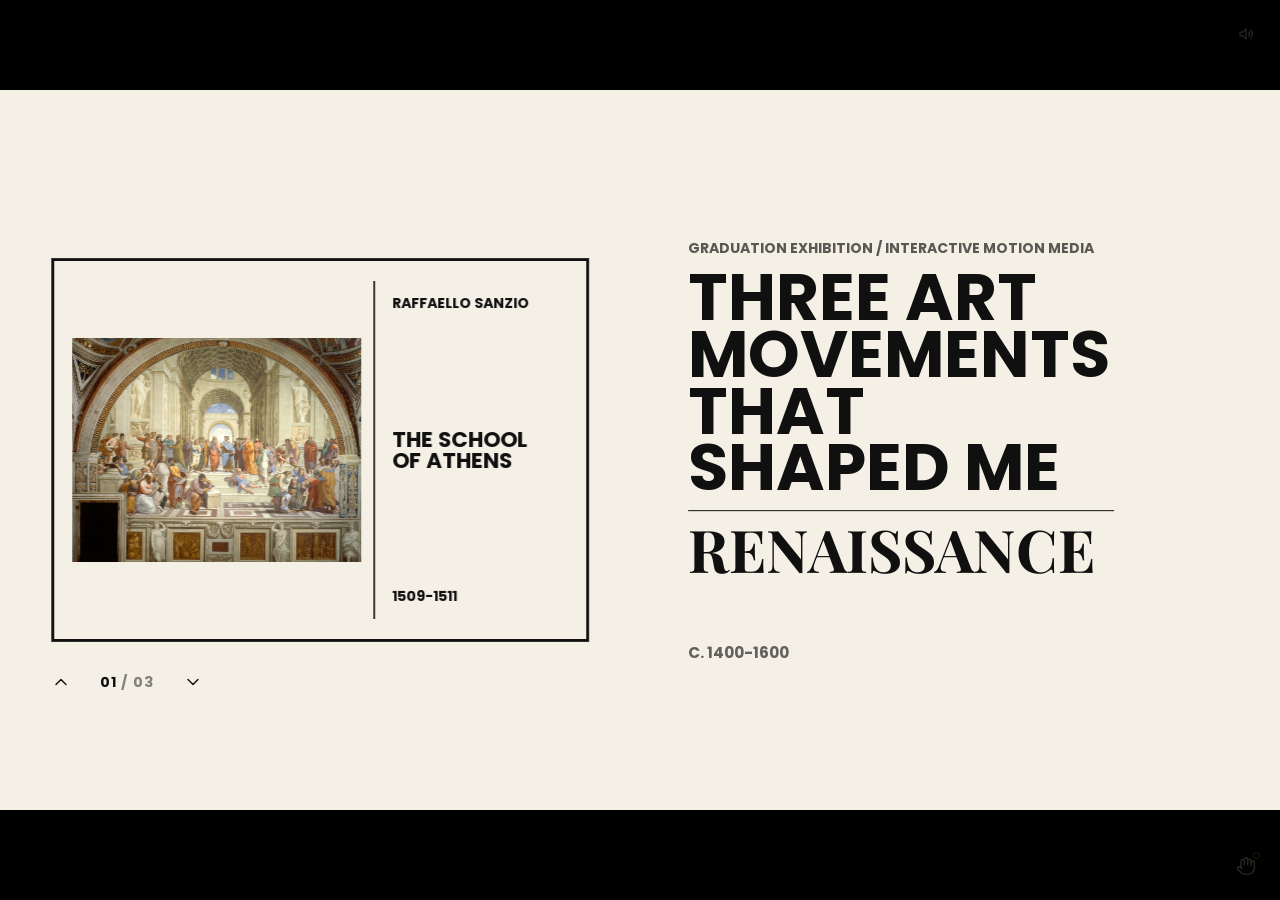
<file: index.html>
<!DOCTYPE html>
<html lang="en">
<head>
    <meta charset="UTF-8">
    <meta name="viewport" content="width=device-width, initial-scale=1.0">
    <title>DMD INTER</title>
    <link rel="stylesheet" href="style.css?v=hand-1">
<script src="art-audio.js?v=4" defer></script></head>
<body class="view-hub">
    <div class="cinematic-stage" id="cinematicStage">
        <section class="hub-screen" id="hubScreen" aria-label="Interaction hub" data-movement="renaissance">
            <div class="hub-bg-tint" id="hubBgTint" aria-hidden="true"></div>
            <main class="clock-hub timeline-hub" aria-label="Circular timeline of art movement sites">
                <header class="hub-header">
                    <p>Graduation Exhibition / Interactive Motion Media</p>
                    <h1>Three Art Movements That Shaped Me</h1>
                </header>

                <section class="clock-stage timeline-clock" aria-label="Current art movement">
                    <div class="clock-readout feature-readout">
                        <span id="featureHour">01</span>
                        <strong id="featureTitle">RENAISSANCE</strong>
                        <small id="featureMeta">c. 1400-1600</small>
                    </div>
                </section>

                <section class="timeline-rail" aria-label="Scroll interaction cards">
                    <div class="timeline-track" id="timelineTrack">
                        <button class="timeline-card art-card renaissance-card active" type="button" data-hour="1" data-site="renaissance">
                            <span class="card-hour">01</span>
                            <strong>RENAISSANCE</strong>
                            <small>c. 1400-1600</small>
                            <span class="card-artwork">
                                <span>Raffaello Sanzio</span>
                                <em>The School of Athens</em>
                                <span>1509-1511</span>
                            </span>
                        </button>
                        <button class="timeline-card art-card surrealism-card" type="button" data-hour="2" data-site="impressionism">
                            <span class="card-hour">02</span>
                            <strong>SURREALISM</strong>
                            <small>1924-1966</small>
                            <span class="card-artwork">
                                <span>Rene Magritte</span>
                                <em>The Empire of Light</em>
                                <span>1956</span>
                            </span>
                        </button>
                        <button class="timeline-card art-card romanticism-card" type="button" data-hour="5" data-site="romanticism">
                            <span class="card-hour">05</span>
                            <strong>ROMANTICISM</strong>
                            <small>c. 1798-1850</small>
                            <span class="card-artwork">
                                <span>Caspar David<br>Friedrich</span>
                                <em>Wanderer above<br>the Sea of Fog</em>
                                <span>1818</span>
                            </span>
                        </button>
                    </div>
                </section>
            </main>
            <nav class="hub-pager" aria-label="Art movements">
                <button class="hub-pager-step" type="button" data-step="-1" aria-label="Previous movement"><svg viewBox="0 0 24 24" aria-hidden="true"><path d="M6 15l6-6 6 6"/></svg></button>
                <span class="hub-pager-count"><b id="hubPagerIndex">01</b> / <span id="hubPagerTotal">03</span></span>
                <button class="hub-pager-step" type="button" data-step="1" aria-label="Next movement"><svg viewBox="0 0 24 24" aria-hidden="true"><path d="M6 9l6 6 6-6"/></svg></button>
            </nav>
        </section>

        <div class="site-transition" id="siteTransition" aria-hidden="true">
            <div class="transition-ripple"></div>
        </div>

        <section class="interaction-screen" id="interactionScreen" aria-label="Art movement interaction">
            <button class="back-button" id="backToShelf" type="button" aria-label="메인으로" title="메인으로">
                <svg viewBox="0 0 24 24" aria-hidden="true"><path d="M4 10.6 12 4l8 6.6"/><path d="M6.2 9v10.5h4.3v-5.6h3v5.6h4.3V9"/></svg>
            </button>

            <div class="interaction-content impressionism-site">
                <header class="site-header">
                    <h1>SURREALISM</h1>
                </header>

                <main class="main-container surreal-room" aria-label="Surrealism room window">
                    <div class="dream-room-title mf-head mf-narrow"><span class="mf-eyebrow">초현실주의 / 01</span><h2 class="mf-title">낮과 밤이<br>공존하는 방.</h2></div>
                    <section class="music-player side-player" id="musicPlayer" aria-label="Music control">
                        <div class="now-playing">
                            <div>
                                <h2 class="track-title" id="trackTitle">Morning Music</h2>
                                <p class="track-info" id="trackInfo">Surrealism Study</p>
                            </div>
                            <button id="playPauseBtn" class="player-button" aria-label="Play">&#9654;</button>
                        </div>

                    <div class="progress-panel" aria-hidden="true">
                        <div class="time-row">
                            <span id="currentTime">0:00</span>
                            <span id="durationTime">0:00</span>
                        </div>
                        <div class="progress-track">
                            <div class="progress-fill" id="progressFill"></div>
                        </div>
                    </div>
                </section>

                <section class="player-shell">
                    <div class="album-art-container room-window" aria-label="Window view">
                        <div class="window-reveal">
                            <div class="scene" id="morningScene"></div>
                            <div class="scene" id="nightScene"></div>
                            <div class="scene" id="vincentMorningScene"></div>
                            <div class="scene" id="vincentNightScene"></div>
                        </div>
                        <div class="window-frame" aria-hidden="true">
                            <span class="muntin muntin-vertical"></span>
                            <span class="muntin muntin-horizontal"></span>
                        </div>
                        <div class="curtain curtain-left" aria-hidden="true"></div>
                        <div class="curtain curtain-right" aria-hidden="true"></div>
                        <div class="window-sill" aria-hidden="true"></div>
                        <div class="room-shadow" aria-hidden="true"></div>
                        <div class="album-overlay">
                            <span class="album-tag" id="albumTag">Morning</span>
                        </div>
                    </div>
                </section>
                <div class="room-furniture" aria-hidden="true">
                    <span class="wall-picture"></span>
                    <span class="floor-lamp"></span>
                    <span class="side-table"></span>
                </div>
            </main>
            <iframe class="surreal-finale-frame" title="초현실주의 — 빛의 제국" hidden></iframe>
        </div>

        <button class="pull-chain" id="pullChain" aria-label="Switch day and night">
            <span class="chain"></span>
            <span class="handle"></span>
        </button>

        <div class="interaction-content renaissance-site" aria-label="Renaissance interaction">
            <main class="renaissance-stage" aria-label="Renaissance perspective stage">
                <iframe class="renaissance-frame" data-src="renaissance-perspective.html?v=inter-1" title="르네상스 — 소실점 배치하기"></iframe>
            </main>
        </div>

        <div class="interaction-content romanticism-site" aria-label="Romanticism interaction">
            <main class="romanticism-stage" aria-label="Romanticism wanderer above the sea of fog">
                <iframe class="romanticism-frame" data-src="romanticism-experience.html?v=inter-1" title="낭만주의 — 안개 위의 방랑자"></iframe>
            </main>
        </div>
    </section>

    </div>

    <!-- Hand control: the camera feed itself is never shown. The panel draws only what the model
         recognises — the camera's field, the part of it that maps onto the screen, and the hand skeleton. -->
    <aside class="hand-tracker" id="handTracker" aria-label="손 인식">
        <section class="hand-panel" id="handTrackerPanel" aria-label="손 인식 영역" data-tone="wait" hidden>
            <canvas id="handTrackerCanvas" width="640" height="480" aria-hidden="true"></canvas>
            <p class="hand-panel-state" id="handTrackerState" role="status">준비 중</p>
            <p class="hand-panel-hint" id="handTrackerHint"></p>
        </section>
        <video class="hand-tracker-video" id="handTrackerVideo" playsinline muted aria-hidden="true"></video>
        <button class="hand-tracker-toggle" id="handTrackerToggle" type="button" aria-pressed="false" aria-label="손 인식 켜기" title="손 인식 켜기">
            <svg viewBox="0 0 24 24" aria-hidden="true"><path d="M18 11V6a2 2 0 0 0-4 0"/><path d="M14 10V4a2 2 0 0 0-4 0v2"/><path d="M10 10.5V6a2 2 0 0 0-4 0v8"/><path d="M18 8a2 2 0 1 1 4 0v6a8 8 0 0 1-8 8h-2c-2.8 0-4.5-.86-6-2.34l-3.6-3.6a2 2 0 0 1 2.83-2.82L7 15"/></svg>
            <span class="hand-tracker-dot" aria-hidden="true"></span>
        </button>
    </aside>
    <div class="hand-cursor" id="handCursor" aria-hidden="true"></div>

    <script src="script.js?v=hand-1"></script>
    <link rel="preconnect" href="https://fonts.googleapis.com">
    <link href="https://fonts.googleapis.com/css2?family=Nanum+Myeongjo:wght@400;700&display=swap" rel="stylesheet">
    <link rel="stylesheet" href="surreal-memory.css?v=tidy-1">
    <link rel="stylesheet" href="movement-frame.css?v=1">
    <script src="surreal-memory.js?v=frame-1" defer></script>
    <script type="module" src="hand-tracking.js?v=hand-panel-1"></script>
    <script>
        // Opened by double-clicking index.html: the browser blocks the movement pages' module scripts,
        // so the paintings can't be entered. Say so instead of failing silently.
        if (location.protocol === 'file:') {
            const notice = document.createElement('p');
            notice.setAttribute('role', 'alert');
            notice.textContent = '파일로 열면 작품 속으로 들어갈 수 없습니다. 폴더의 start.cmd를 더블클릭해 실행하세요.';
            notice.style.cssText = 'position:fixed;left:50%;bottom:24px;transform:translateX(-50%);z-index:9999;margin:0;padding:12px 20px;background:#b3261e;color:#fff;font:15px/1.4 sans-serif;border-radius:6px;max-width:calc(100% - 32px)';
            document.body.append(notice);
        }
    </script>
</body>
</html>
</file>
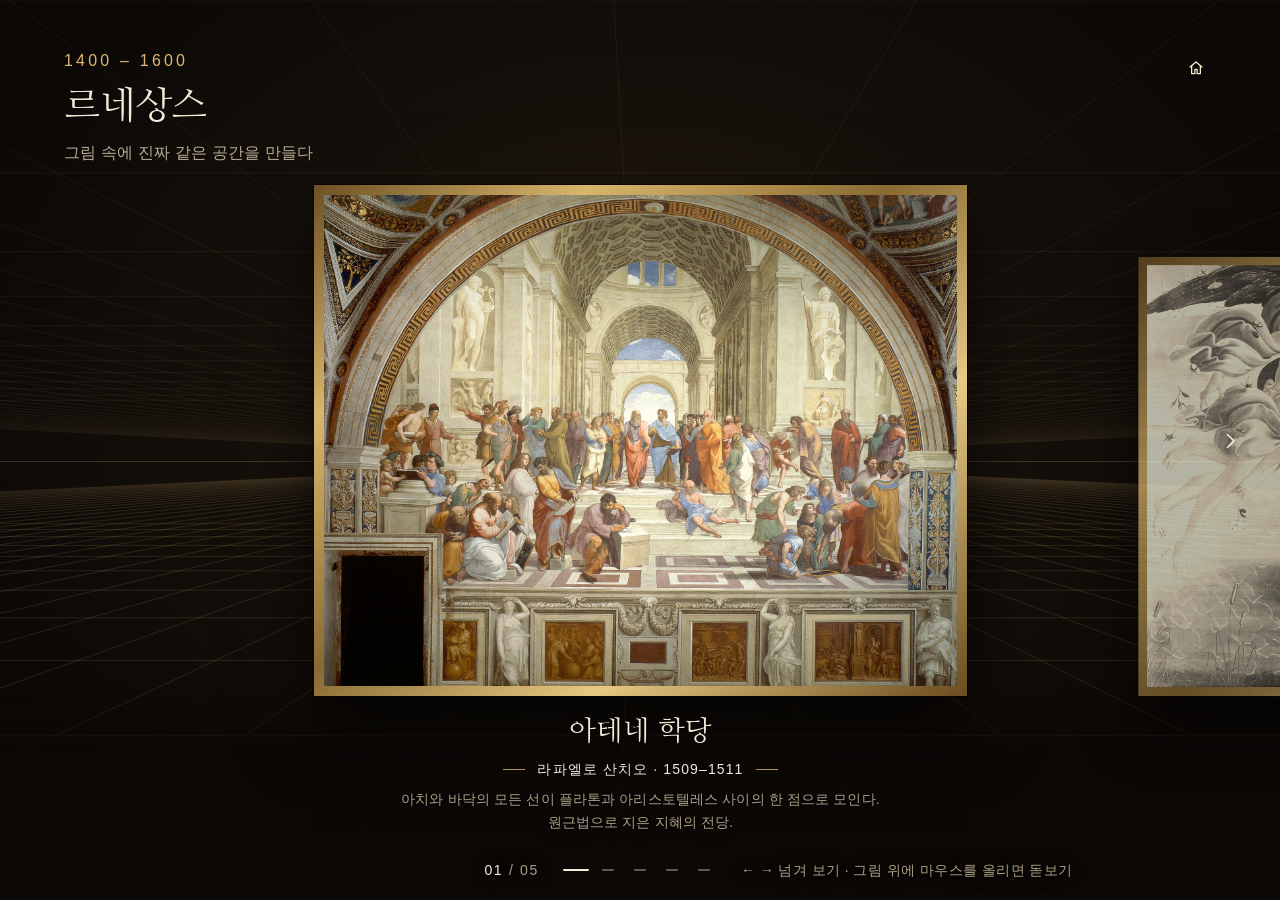
<file: renaissance-finale.html>
<!DOCTYPE html>
<html lang="ko">
<head>
<meta charset="UTF-8">
<meta name="viewport" content="width=device-width, initial-scale=1.0">
<meta name="theme-color" content="#0b0806">
<title>르네상스 — 대표작 갤러리</title>
<link rel="preconnect" href="https://fonts.googleapis.com">
<link rel="preconnect" href="https://fonts.gstatic.com" crossorigin>
<link href="https://fonts.googleapis.com/css2?family=Nanum+Myeongjo:wght@400;700&display=swap" rel="stylesheet">
<link rel="stylesheet" href="home-button.css?v=1">
<link rel="stylesheet" href="concept-finale.css?v=6">
<style>
/* The hall (concept-finale.css, prospettiva): gold perspective lines on the film's dark umber, gilt frames;
   works wait as sepia underdrawings (data-vp marks a work's vanishing point where it is built on one). */
:root{--home-ink:#f7ecd0;--home-bg:#241708b0;--home-line:#e2c07f55}
body{background:#0b0806;color:#f3ead8}
.mf-eyebrow{color:#dfb774}.mf-title{color:#f3ead8}.mf-sub{color:#b8ab93}
.museum{--label-ink:#f3ead8;--label-muted:#ad9f86;--label-accent:#dfb774;--label-glow:0 1px 14px #0b0806,0 0 3px #0b0806;--line:#dfb774;--glow:#2c2014;--wall:#140f0a;--ground:#0b0806;--blank:#e9dcc0;--frame:linear-gradient(140deg,#6d5023,#d9b56c 22%,#8a6a32 46%,#e7c983 70%,#6a4c1f);--frame-w:10px;--frame-shadow:0 0 0 1px #00000080,0 30px 70px #000000c8}
</style>
<link rel="stylesheet" href="movement-frame.css?v=1">
</head>
<body class="finale-page">
<main id="atelier" aria-label="르네상스 — 대표작 갤러리">
<a class="home-icon" id="goHome" href="index.html" aria-label="메인으로" title="메인으로"><svg viewBox="0 0 24 24" aria-hidden="true"><path d="M4 10.6 12 4l8 6.6"/><path d="M6.2 9v10.5h4.3v-5.6h3v5.6h4.3V9"/></svg></a>
<header class="masthead mf-head"><span class="mf-eyebrow">1400 – 1600</span><h1 class="mf-title">르네상스</h1><p class="mf-sub">그림 속에 진짜 같은 공간을 만들다</p></header>
<section class="museum" data-world="prospettiva" aria-label="르네상스 대표작">
<ol class="museum-wall" tabindex="0" aria-label="르네상스 대표작 다섯 점. 좌우로 넘겨 감상하세요">
<li class="work" data-vp="51.2 47.1"><figure><span class="work-frame"><img src="아테네%20학당.jpg" width="1920" height="1490" alt="라파엘로의 아테네 학당. 아치형 천장 아래 철학자들이 모여 있고, 모든 선이 가운데 두 인물 사이의 소실점으로 모인다" decoding="async"></span><figcaption class="work-label"><strong>아테네 학당</strong><em>Scuola di Atene</em><span>라파엘로 산치오 · 1509–1511</span><p>아치와 바닥의 모든 선이 플라톤과 아리스토텔레스 사이의 한 점으로 모인다. 원근법으로 지은 지혜의 전당.</p></figcaption></figure></li>
<li class="work"><figure><span class="work-frame"><img src="gallery/renaissance-birth-of-venus.jpg" width="1800" height="1130" alt="조개껍데기 위에 선 비너스가 바람의 신에게 떠밀려 해안에 닿고, 오른쪽의 여인이 꽃무늬 망토를 건네려 한다" decoding="async"></span><figcaption class="work-label"><strong>비너스의 탄생</strong><em>La nascita di Venere</em><span>산드로 보티첼리 · 1484–1486</span><p>잊혔던 고대 신화가 다시 화면 위에 피어났다. 신 대신 인간의 아름다움을 노래한 르네상스의 시작.</p></figcaption></figure></li>
<li class="work" data-vp="50 31"><figure><span class="work-frame"><img src="원근법ㅇ.jpg" width="1280" height="640" alt="레오나르도 다 빈치의 최후의 만찬. 긴 식탁에 예수와 열두 제자가 앉아 있고, 방의 모든 선이 가운데 예수의 머리로 모인다" loading="lazy" decoding="async"></span><figcaption class="work-label"><strong>최후의 만찬</strong><em>Il Cenacolo</em><span>레오나르도 다 빈치 · 1495–1498</span><p>천장과 벽의 선이 모두 예수의 머리로 모여, 우리의 시선이 이야기의 한가운데에 닿는다.</p></figcaption></figure></li>
<li class="work"><figure><span class="work-frame"><img src="gallery/renaissance-mona-lisa.jpg" width="1800" height="2683" alt="레오나르도 다 빈치의 모나리자. 두 손을 포개고 앉은 여인이 희미한 미소를 띠고, 뒤로 굽이진 길과 물이 있는 풍경이 펼쳐진다" loading="lazy" decoding="async"></span><figcaption class="work-label"><strong>모나리자</strong><em>La Gioconda</em><span>레오나르도 다 빈치 · 1503–1519</span><p>윤곽을 안개처럼 흐리게 녹이는 스푸마토 기법으로, 숨 쉬는 듯한 얼굴과 미소를 그렸다.</p></figcaption></figure></li>
<li class="work"><figure><span class="work-frame"><img src="gallery/renaissance-creation-of-adam.jpg" width="1800" height="817" alt="미켈란젤로의 아담의 창조. 비스듬히 누운 아담이 손을 뻗고, 천사들에게 둘러싸인 신이 손가락을 맞대려 다가온다" loading="lazy" decoding="async"></span><figcaption class="work-label"><strong>아담의 창조</strong><em>Creazione di Adamo</em><span>미켈란젤로 부오나로티 · 1508–1512</span><p>시스티나 성당의 천장화. 닿을 듯 닿지 않는 두 손가락 사이로 생명이 건너간다.</p></figcaption></figure></li>
</ol>
</section>
</main>
<script src="concept-finale.js?v=6"></script>
</body>
</html>
</file>
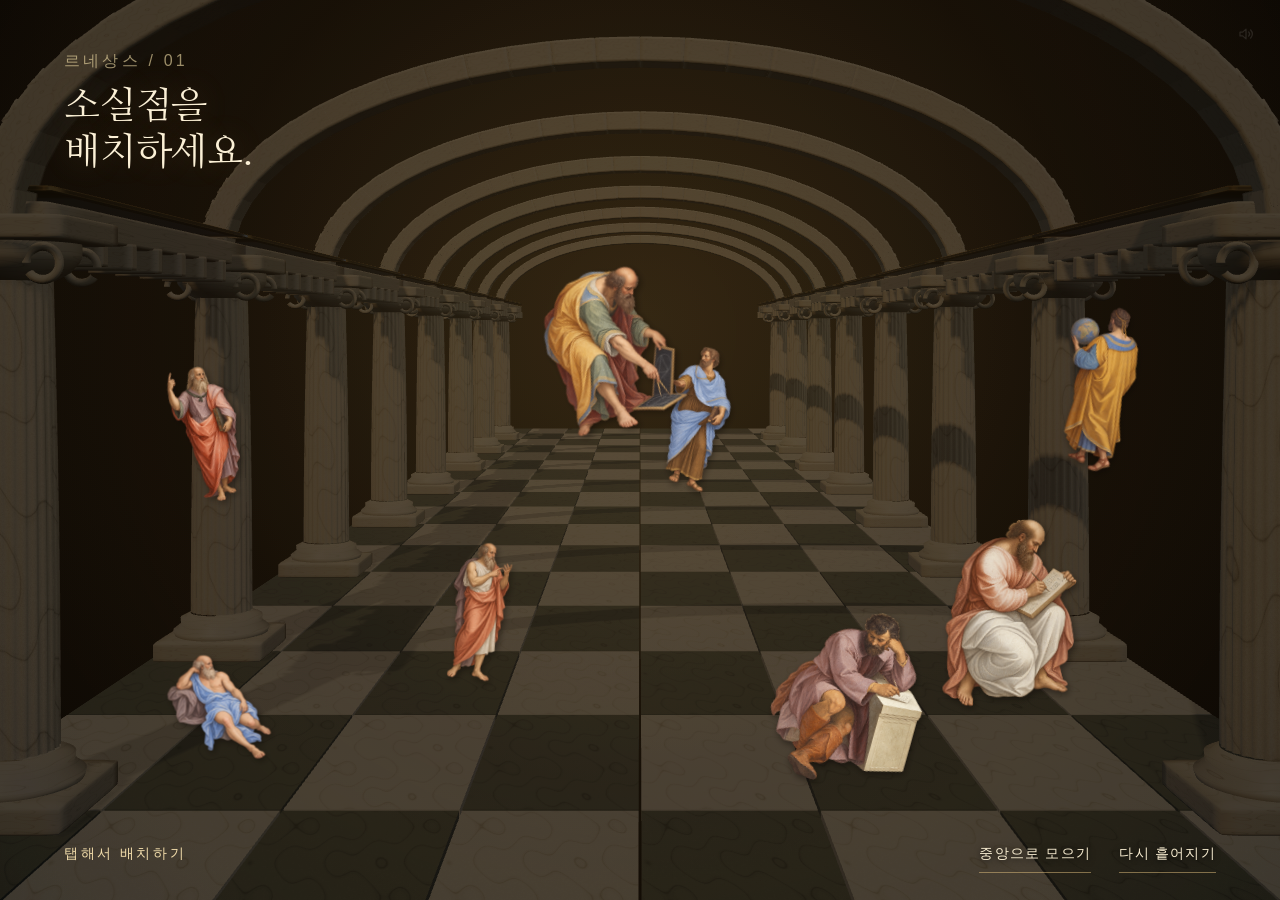
<file: renaissance-perspective.html>
<!DOCTYPE html>
<html lang="ko">
<head>
<meta charset="UTF-8"><meta name="viewport" content="width=device-width, initial-scale=1.0">
<title>르네상스 02 — 소실점 배치하기</title>
<link rel="preconnect" href="https://fonts.googleapis.com">
<link rel="preconnect" href="https://fonts.gstatic.com" crossorigin>
<link href="https://fonts.googleapis.com/css2?family=Nanum+Myeongjo:wght@400;700&display=swap" rel="stylesheet">
<link rel="stylesheet" href="renaissance-perspective.css?v=raised-view-1">
<link rel="stylesheet" href="internal-navigation.css">
<link rel="stylesheet" href="renaissance-navigation.css?v=nav-3">
<link rel="stylesheet" href="movement-frame.css?v=1">
<script src="art-audio.js?v=4" defer></script></head>
<body class="perspective-experience">
<main id="atelier" tabindex="0" aria-label="화면을 탭해 소실점을 배치하세요. Enter 키를 누르면 중앙으로 모이고, Escape 키를 누르면 흩어집니다.">
<canvas id="architecture" aria-hidden="true"></canvas>
<div id="figures" aria-label="따로 떨어진 철학자 습작들"></div>
<svg id="guides" aria-hidden="true"><defs><radialGradient id="vpGlow" cx="50%" cy="50%" r="50%"><stop offset="0%" stop-color="#fff8e4" stop-opacity="1"/><stop offset="16%" stop-color="#ffdea0" stop-opacity=".8"/><stop offset="45%" stop-color="#e6ac5c" stop-opacity=".28"/><stop offset="100%" stop-color="#e6ac5c" stop-opacity="0"/></radialGradient><radialGradient id="vpHot" cx="50%" cy="50%" r="50%"><stop offset="0%" stop-color="#fffaf0" stop-opacity=".95"/><stop offset="60%" stop-color="#ffe6b0" stop-opacity=".4"/><stop offset="100%" stop-color="#ffe6b0" stop-opacity="0"/></radialGradient></defs><g id="rays"></g><g id="depths"></g><g id="focus"></g></svg>
<header class="masthead mf-head"><span class="mf-eyebrow">르네상스 / 01</span><h1 class="mf-title">소실점을<br>배치하세요.</h1></header>
<div class="chapter"><span id="stateLabel">탭해서 배치하기</span></div>
<div class="toolbar"><button id="compose" type="button">중앙으로 모으기</button><button id="scatter" type="button">다시 흩어지기</button></div>
<span id="loadStatus" role="status">인물들을 불러오는 중…</span>
</main>
<script type="module" src="renaissance-studio.js?v=painting-space-1"></script>
<script type="module" src="renaissance-perspective.js?v=raised-view-1"></script>
<script src="renaissance-navigation.js?v=nav-13"></script>
</body></html>
</file>
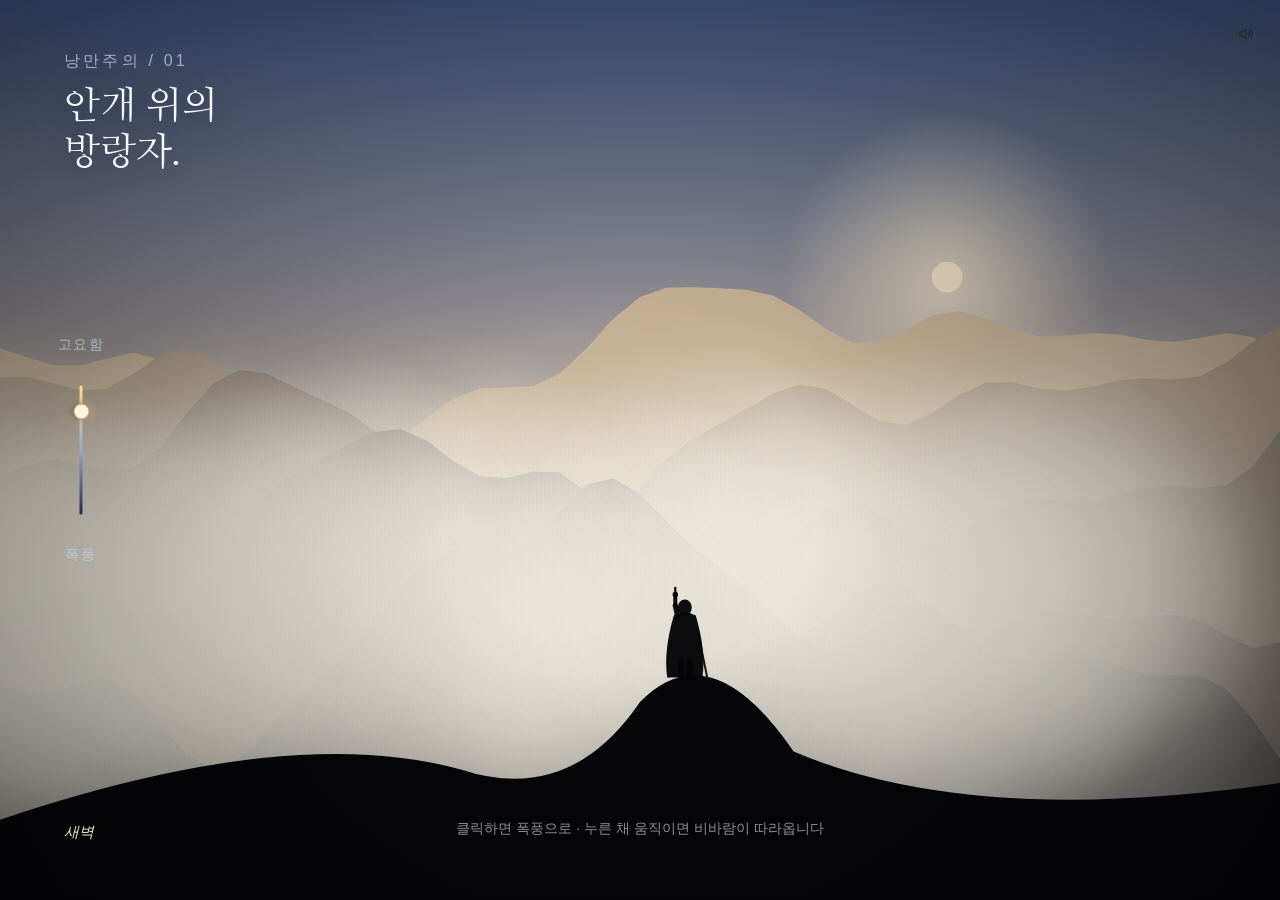
<file: romanticism-experience.html>
<!DOCTYPE html>
<html lang="ko">
<head>
<meta charset="UTF-8"><meta name="viewport" content="width=device-width, initial-scale=1.0">
<title>낭만주의 02 — 숭고</title>
<link rel="preconnect" href="https://fonts.googleapis.com">
<link rel="preconnect" href="https://fonts.gstatic.com" crossorigin>
<link href="https://fonts.googleapis.com/css2?family=Nanum+Myeongjo:wght@400;700&display=swap" rel="stylesheet">
<link rel="stylesheet" href="romanticism-navigation.css?v=1">
<style>
*{box-sizing:border-box}
html,body{margin:0;width:100%;height:100%;overflow:hidden;background:#0a1220;color:#eef2fb;font-family:Arial,sans-serif}
#scene{position:fixed;inset:0;display:block;width:100%;height:100%;cursor:crosshair;outline:none;touch-action:none;-webkit-user-select:none;user-select:none;-webkit-tap-highlight-color:transparent}
#scene:focus-visible{box-shadow:inset 0 0 0 2px #ffdf9e88}
header{position:absolute;left:5%;top:7%;z-index:2;pointer-events:none;max-width:min(560px,60%)}
header span{font:14px/1.7 Arial,sans-serif;letter-spacing:.2em;color:#d9e3ffa8}
header h1{font:italic clamp(24px,4.2vw,58px)/1.03 Georgia,serif;font-weight:400;letter-spacing:-.03em;margin:14px 0 0;color:#f5f7ff;text-shadow:0 4px 26px #00000070}
.tag{position:absolute;left:5%;bottom:6.5%;z-index:2;display:flex;align-items:center;gap:10px;pointer-events:none}
.tag span{font:14px/1.6 Arial,sans-serif;letter-spacing:.18em;color:#c9d6f088}
.tag strong{font:italic 15px Georgia,serif;font-weight:400;color:#f3e6c8;letter-spacing:.02em}
.tag i{width:26px;height:1px;background:#c9d6f044;display:block;font-style:normal}
/* The way back is an underlined phrase, like every other link out of a scene — no pill behind it. */
.rom-back{position:absolute;bottom:5.5%;right:5%;z-index:6;display:inline-flex;align-items:center;gap:10px;min-height:36px;padding:8px 0;border:0;border-bottom:1px solid #cfe0ff66;border-radius:0;background:none;color:#e7ecfb;font:14px/1 Arial,sans-serif;letter-spacing:.06em;text-decoration:none;text-shadow:0 1px 6px #000c}
.rom-back:hover{color:#ffdf9e;border-color:#ffdf9e}
.rom-back:focus-visible{outline:2px solid #ffdf9e;outline-offset:3px}
.mood{position:absolute;left:4.5%;top:50%;transform:translateY(-50%);display:flex;flex-direction:column;align-items:center;gap:12px;z-index:3}
.mood-icon{width:14px;height:14px;display:block}
.slider-wrap{width:36px;height:168px;display:flex;align-items:center;justify-content:center}
#temperament{-webkit-appearance:none;appearance:none;width:168px;height:36px;background:transparent;transform:rotate(90deg);cursor:pointer;margin:0}
#temperament::-webkit-slider-runnable-track{height:3px;border-radius:3px;background:linear-gradient(90deg,#ffd98a,#98a9c9,#232a3d)}
#temperament::-moz-range-track{height:3px;border-radius:3px;background:linear-gradient(90deg,#ffd98a,#98a9c9,#232a3d)}
#temperament::-webkit-slider-thumb{-webkit-appearance:none;width:16px;height:16px;border-radius:50%;background:#fff6e2;border:1px solid #caa15a;box-shadow:0 0 10px #ffdf9e88,0 2px 6px #00000070;margin-top:-6.5px}
#temperament::-moz-range-thumb{width:14px;height:14px;border-radius:50%;background:#fff6e2;border:1px solid #caa15a}
#temperament:focus-visible{outline:none}
#temperament:focus-visible::-webkit-slider-thumb{outline:2px solid #ffdf9e;outline-offset:3px}
/* The slider's two ends are named at its ends, reading across like every other label. */
.mood small{font-size:14px;letter-spacing:.12em;color:#c9d6f0aa;white-space:nowrap}
.wanderer-speech{position:absolute;left:53.5%;bottom:41%;transform:translateX(-50%) translateY(9px);width:min(288px,64vw);z-index:4;background:linear-gradient(180deg,#111c33e6,#0b1524ee);color:#e7ecfb;border:1px solid #cfe0ff2b;border-radius:13px;padding:12px 15px 14px;box-shadow:0 16px 40px #00000078,0 0 0 1px #ffffff10 inset;backdrop-filter:blur(9px);-webkit-backdrop-filter:blur(9px);font:12.5px/1.72 "Nanum Myeongjo",Georgia,serif;letter-spacing:.004em;opacity:0;transition:opacity .5s ease,transform .5s ease;pointer-events:none}
.wanderer-speech.show{opacity:1;transform:translateX(-50%) translateY(0)}
.wanderer-speech::after{content:"";position:absolute;left:50%;bottom:-9px;transform:translateX(-50%);border:9px solid transparent;border-bottom:0;border-top-color:#0b1524ee}
.wanderer-speech .ws-kicker{display:block;font:italic 9.5px/1.5 Georgia,serif;letter-spacing:.2em;color:#f0e2c4bb;margin:0 0 6px}
.wanderer-speech p{margin:0}
@media(max-width:640px){
  header{top:6%;max-width:82%}
  header h1{font-size:27px}
  .tag{bottom:13%}
  .rom-back{bottom:12.5%;font-size:14px;padding:6px 0;min-height:32px;gap:8px}
  .mood{left:3%}
  .slider-wrap{width:30px;height:124px}
  #temperament{width:124px;height:30px}
  .wanderer-speech{bottom:45%;width:78vw;font-size:14px;line-height:1.72;padding:11px 13px 12px}
}
@media(prefers-reduced-motion:reduce){#temperament{transition:none}}

.sound-toggle{position:absolute;right:5%;bottom:6.5%;z-index:6;border:1px solid #cfe0ff3b;border-radius:30px;padding:10px 15px;background:#111c3388;color:#e7ecfb;font-size:14px;cursor:pointer}.experience-hint{position:absolute;z-index:3;left:50%;bottom:6.5%;transform:translateX(-50%);font:14px/1.9 Arial,sans-serif;color:#ced8e0aa;text-align:center;pointer-events:none;white-space:nowrap}.storm-blackout header,.storm-blackout .tag,.storm-blackout .mood,.storm-blackout .experience-hint{opacity:0}header,.tag,.mood{transition:opacity .15s}.sound-toggle:focus-visible{outline:2px solid #ffdf9e;outline-offset:4px}@media(max-width:640px){.experience-hint{bottom:5%;font-size:14px}.sound-toggle{bottom:12%;right:5%}}
</style>
<link rel="stylesheet" href="movement-frame.css?v=1">
<script src="art-audio.js?v=4" defer></script></head>
<body class="experience-chapter">
<button class="sound-toggle" id="soundToggle" aria-pressed="true">소리 켜짐</button><div class="experience-hint">클릭하면 폭풍으로 · 누른 채 움직이면 비바람이 따라옵니다</div>
<canvas id="scene" tabindex="0" aria-label="안개 바다 위의 방랑자. 화면을 클릭하면 고요한 새벽에서 폭풍으로 넘어갑니다. 누른 채 커서를 움직이면 비바람의 방향이 따라오고, 스크롤이나 왼쪽 슬라이더로 직접 날씨를 조절할 수도 있습니다."></canvas>
<header class="mf-head"><span class="mf-eyebrow">낭만주의 / 01</span><h1 class="mf-title">안개 위의<br>방랑자.</h1></header>
<div class="tag"><strong id="moodLabel">새벽</strong></div>
<div class="mood">
<small aria-hidden="true">고요함</small>
<div class="slider-wrap"><input id="temperament" type="range" min="0" max="1" step=".001" value=".16" aria-label="하늘을 고요한 새벽에서 폭풍으로 바꾸기"></div>
<small aria-hidden="true">폭풍</small>
</div>
<div class="wanderer-speech" id="wandererSpeech" role="status" hidden>
<span class="ws-kicker">낭만주의</span>
<p>18세기 후반, 낭만주의는 이성과 규범에 맞서 태어났다. 개인의 감정과 상상력 — 그리고 자연의 광대함 앞에서 느끼는 숭고함 — 을 예술의 중심에 두었다. 안개를 바라보는 방랑자처럼, 낭만주의는 알 수 없는 세계 앞에 홀로 선 인간을 그린다.</p>
</div>
<script src="romanticism-graphics.js?v=2"></script>
<script>
(() => {
  'use strict';
  const canvas = document.getElementById('scene'), ctx = canvas.getContext('2d');
  const temperamentInput = document.getElementById('temperament');
  const moodLabel = document.getElementById('moodLabel');
  const reduced = matchMedia('(prefers-reduced-motion: reduce)');
  const clamp = (v, a, b) => Math.max(a, Math.min(b, v));
  const lerp = (a, b, f) => a + (b - a) * f;
  const lerpColor = (a, b, f) => [lerp(a[0], b[0], f), lerp(a[1], b[1], f), lerp(a[2], b[2], f)];
  const rgb = (c, a = 1) => `rgba(${c[0] | 0},${c[1] | 0},${c[2] | 0},${a})`;

  let width = 1, height = 1, dpr = 1;
  let pointer = { x: .5, y: .5, active: false };
  let temperament = Number(temperamentInput.value);
  let displayTemperament = temperament;
  let elapsed = 0, last = 0, raf = 0;
  let lightning = 0, lightningTimer = 1.4;
  let transitionAge = -1, transitionFired = false, stormLatched = false, blackout = 0;
  let pointerVX = 0, pointerVY = 0, pointerStamp = 0, flowX = 0, flowY = 0;
  let soundEnabled = true, audioUnlocked = false;
  const soundButton = document.getElementById('soundToggle');
  soundButton.addEventListener('click', () => {
    soundEnabled = !soundEnabled;
    window.ArtAudio?.setEnabled(soundEnabled);
    soundButton.textContent = soundEnabled ? '소리 켜짐' : '소리 꺼짐';
    soundButton.setAttribute('aria-pressed', String(soundEnabled));
    if (!soundEnabled) { stopStormAudio(); if(audioCtx) audioCtx.suspend(); }
    else { audioUnlocked = true; ensureAudio(); }
  });
  window.addEventListener('art-audio-change', () => {
    soundEnabled = window.ArtAudio.enabled;
    soundButton.textContent = soundEnabled ? '소리 켜짐' : '소리 꺼짐';
    soundButton.setAttribute('aria-pressed', String(soundEnabled));
    if (!soundEnabled) { stopStormAudio(); if (audioCtx) audioCtx.suspend(); }
  });
  function unlockAudio() { if(soundEnabled) { audioUnlocked = true; ensureAudio(); } }
  document.addEventListener('pointerdown', unlockAudio, { passive: true });
  document.addEventListener('keydown', unlockAudio);
  function updateTransition(dt, target) {
    if(target < .48 && transitionAge < 0) stormLatched = false;
    if(target > .68 && !stormLatched && transitionAge < 0) {
      stormLatched = true; transitionFired = false; transitionAge = 0;
    }
    blackout = 0;
    if(transitionAge < 0) return;
    transitionAge += dt;
    if(reduced.matches) { transitionAge = -1; return; }
    // Fade out, hold complete darkness, then reveal a new night in one strike.
    blackout = transitionAge < .64 ? Math.min(1, transitionAge / .5) : 1;
    if(transitionAge >= .92 && !transitionFired) {
      transitionFired = true; displayTemperament = Math.max(.88, temperament);
      lightning = 1.65; lightningTimer = 5; playThunder(0, 1.0);
    }
    if(transitionFired) blackout = 0;
    if(transitionAge > 1.8) transitionAge = -1;
  }
  const birds = [];

  const TAU = Math.PI * 2;
  const finePointer = matchMedia('(pointer: fine)').matches;
  let headLook = 0, parallaxX = 0, parallaxY = 0;
  let armX = 0, armY = -1;   // smoothed unit vector of the raised, pointing arm
  // storm: sustained while a pointer is held down, dying away when released
  const gust = { held: false, dir: 1, power: 0, turb: 0, v: 0, sv: 0 };

  const graphics = window.createWandererGraphics(ctx,()=>({width,height,elapsed,parallaxX,parallaxY,flowY,pointerVX,headLook,armX,armY,lightning,pointer,gust,reduced}));
  const {sampleSky,drawSky,drawStars,drawOrb,drawMountains,drawFog,drawForegroundLedge,drawWanderer,drawRainSheets,drawRain,drawVignette,drawLightning}=graphics;
  function resize() {
    dpr = Math.min(devicePixelRatio || 1, 2);
    width = innerWidth; height = innerHeight;
    canvas.width = Math.round(width * dpr); canvas.height = Math.round(height * dpr);
  }
  addEventListener('resize', resize);

  function setPointer(e) {
    const now = performance.now(), dt = Math.max(.016, (now - pointerStamp) / 1000);
    const x = e.clientX / width, y = e.clientY / height;
    if(pointerStamp && now-pointerStamp < 200) {
      pointerVX = clamp((x-pointer.x)/dt, -3, 3);
      pointerVY = clamp((y-pointer.y)/dt, -3, 3);
    }
    pointerStamp = now; pointer.x = x; pointer.y = y; pointer.active = true;
  }
  canvas.addEventListener('pointermove', setPointer, { passive: true });
  canvas.addEventListener('pointerenter', () => pointer.active = true);
  canvas.addEventListener('pointerleave', () => { pointer.active = false; if (gust.held) endHold(); });
  canvas.addEventListener('pointermove', e => {
    canvas.style.cursor = hitWanderer(e.clientX, e.clientY) ? 'pointer' : 'crosshair';
  }, { passive: true });

  temperamentInput.addEventListener('input', () => { unlockAudio(); ride = null; temperament = Number(temperamentInput.value); });

  // A click rides the sky across on its own — the same journey a long scroll makes, animated.
  // Any manual scroll or slider move cancels it, so the viewer always keeps the last word.
  let ride = null;
  function rideTo(target, duration = 2.4) {
    ride = { from: temperament, to: target, age: 0, duration: reduced.matches ? .01 : duration };
  }
  function advanceRide(dt) {
    if (!ride) return;
    ride.age += dt;
    const p = Math.min(1, ride.age / ride.duration);
    const eased = p < .5 ? 2 * p * p : 1 - Math.pow(-2 * p + 2, 2) / 2;
    temperament = lerp(ride.from, ride.to, eased);
    temperamentInput.value = temperament.toFixed(3);
    if (p >= 1) ride = null;
  }

  // Turn the wheel to move the sky along the same 0..1 temperament the slider drives.
  canvas.addEventListener('wheel', e => {
    e.preventDefault();
    unlockAudio();
    ride = null;
    const scale = e.deltaMode === 1 ? .04 : e.deltaMode === 2 ? .32 : .0012;
    temperament = clamp(temperament + e.deltaY * scale, 0, 1);
    temperamentInput.value = temperament.toFixed(3);
  }, { passive: false });

  // A speech bubble above the figure — a short note on Romanticism, toggled by clicking the wanderer.
  const speech = document.getElementById('wandererSpeech');
  let speechVisible = false, speechTimer = 0;
  function toggleSpeech(force) {
    speechVisible = force != null ? force : !speechVisible;
    clearTimeout(speechTimer);
    if (speechVisible) {
      speech.hidden = false;
      requestAnimationFrame(() => speech.classList.add('show'));
    } else {
      speech.classList.remove('show');
      speechTimer = setTimeout(() => { if (!speechVisible) speech.hidden = true; }, 520);
    }
  }
  addEventListener('keydown', e => { if (e.key === 'Escape' && speechVisible) toggleSpeech(false); });

  function spawnBirds(x, y) {
    const count = 3 + Math.floor(Math.random() * 3);
    const dir = x < width / 2 ? 1 : -1;
    for (let i = 0; i < count; i++) {
      birds.push({
        x: x + (Math.random() - .5) * 50, y: y + (Math.random() - .5) * 34,
        vx: dir * (66 + Math.random() * 44), vy: -6 + Math.random() * 8,
        phase: Math.random() * 10, age: 0
      });
    }
  }
  function hitWanderer(px, py) {
    const fx = width * .535, ground = height * .75;
    return px > fx - 52 && px < fx + 52 && py > ground - 108 && py < ground + 28;
  }
  // ── Press to steer the storm, click to ride into it ──────────────────────
  // Holding the pointer down blows the storm toward it and keeps building, so the rain only
  // follows the cursor while it is held — moving a free cursor just turns the wanderer's head
  // and arm. A press that neither moves nor lingers is read as a click instead, and rides the
  // sky between calm and tempest.
  const HOLD_DELAY = 260, TAP_SLOP = 6;
  let press = null;
  function beginHold(cx, cy) {
    pointer.x = cx / width; pointer.y = cy / height; pointer.active = true;
    gust.held = true;
    gust.dir = cx < width * .535 ? -1 : 1;
    startStormAudio();
    if (gust.power < .12) spawnBirds(width * (.52 - gust.dir * .12), height * clamp(cy / height, .16, .42));
  }
  function endHold() {
    if (!gust.held) return;
    gust.held = false;
    stopStormAudio();
  }
  function startPress(cx, cy, pointerId) {
    if (hitWanderer(cx, cy)) { toggleSpeech(); return; }
    if (pointerId != null && canvas.setPointerCapture) { try { canvas.setPointerCapture(pointerId); } catch (e) {} }
    pointer.x = cx / width; pointer.y = cy / height; pointer.active = true;
    press = { x: cx, y: cy, holding: false, timer: 0 };
    press.timer = setTimeout(() => { if (press) { press.holding = true; beginHold(cx, cy); } }, HOLD_DELAY);
  }
  function finishPress() {
    if (!press) { endHold(); return; }
    clearTimeout(press.timer);
    const wasTap = !press.holding;
    press = null;
    endHold();
    if (wasTap) rideTo(temperament > .6 ? .12 : .92);
  }
  canvas.addEventListener('pointerdown', e => startPress(e.clientX, e.clientY, e.pointerId));
  canvas.addEventListener('pointermove', e => {
    if (!press || press.holding) return;
    if (Math.hypot(e.clientX - press.x, e.clientY - press.y) > TAP_SLOP) {
      clearTimeout(press.timer); press.holding = true; beginHold(e.clientX, e.clientY);
    }
  }, { passive: true });
  canvas.addEventListener('pointerup', finishPress);
  canvas.addEventListener('pointercancel', () => { if (press) clearTimeout(press.timer); press = null; endHold(); });
  canvas.addEventListener('keydown', e => {
    if (e.key !== 'Enter' && e.key !== ' ' || gust.held) return;
    e.preventDefault();
    pointer.x = headLook >= 0 ? .8 : .2; pointer.y = .28;
    beginHold(pointer.x * width, pointer.y * height);
  });
  canvas.addEventListener('keyup', e => { if (e.key === 'Enter' || e.key === ' ') endHold(); });
  canvas.addEventListener('blur', endHold);

  // A wanderer's sky: three temperament stops — dawn, overcast day, tempest — sampled and blended live.
  function drawBird(b) {
    const flap = Math.sin(b.age * 10 + b.phase) * 9;
    ctx.save(); ctx.translate(b.x, b.y);
    ctx.strokeStyle = 'rgba(18,16,24,.7)'; ctx.lineWidth = 1.6; ctx.lineCap = 'round';
    ctx.beginPath(); ctx.moveTo(-9, 0); ctx.quadraticCurveTo(-4, -6 - flap * .3, 0, 0); ctx.quadraticCurveTo(4, -6 + flap * .3, 9, 0); ctx.stroke();
    ctx.restore();
  }
  function updateBirds(dt) {
    for (let i = birds.length - 1; i >= 0; i--) {
      const b = birds[i]; b.age += dt;
      b.x += b.vx * dt; b.y += b.vy * dt + Math.sin(b.age * 3 + b.phase) * 8 * dt;
      if (b.age > 10 || b.x < -40 || b.x > width + 40) birds.splice(i, 1);
    }
  }

  let audioCtx = null;
  function ensureAudio() {
    if (!soundEnabled || !audioUnlocked || (window.ArtAudio && !window.ArtAudio.enabled)) return null;
    try {
      if (!audioCtx) audioCtx = new (window.AudioContext || window.webkitAudioContext)();
      if (audioCtx.state === 'suspended') audioCtx.resume().catch(() => {});
      return audioCtx;
    } catch (e) { return null; }
  }
  function noiseBuffer(seconds, decayPow) {
    const n = Math.max(1, Math.floor(audioCtx.sampleRate * seconds));
    const buf = audioCtx.createBuffer(1, n, audioCtx.sampleRate);
    const d = buf.getChannelData(0);
    for (let i = 0; i < n; i++) d[i] = (Math.random() * 2 - 1) * (decayPow ? Math.pow(1 - i / n, decayPow) : 1);
    return buf;
  }
  function playThunder(delay, gain) {
    const ac = ensureAudio(); if (!ac) return;
    delay = delay || 0; gain = gain == null ? .8 : gain;
    const now = ac.currentTime + delay;
    const master = ac.createGain(); master.gain.value = .4; master.connect(ac.destination);
    const src = ac.createBufferSource(); src.buffer = noiseBuffer(1.9, 1.4);
    const low = ac.createBiquadFilter(); low.type = 'lowpass';
    low.frequency.setValueAtTime(360, now); low.frequency.exponentialRampToValueAtTime(85, now + 1.7);
    const g = ac.createGain();
    g.gain.setValueAtTime(0, now); g.gain.linearRampToValueAtTime(gain, now + .05);
    g.gain.exponentialRampToValueAtTime(Math.max(.12, gain * .35), now + .5);
    g.gain.exponentialRampToValueAtTime(.001, now + 1.8);
    src.connect(low); low.connect(g); g.connect(master); src.start(now); src.stop(now + 1.95);
  }
  // A sustained storm bed: three looping noise layers (wind / low rumble / rain
  // hiss) glued by a compressor, gently gusted by two LFOs so it never drones.
  let stormAudio = null;
  function loopNoise(ac) {
    const src = ac.createBufferSource();
    src.buffer = noiseBuffer(2, 0); src.loop = true;
    return src;
  }
  function startStormAudio() {
    const ac = ensureAudio(); if (!ac || stormAudio) return;
    const now = ac.currentTime;
    const master = ac.createGain(); master.gain.value = 0;
    const comp = ac.createDynamicsCompressor();
    comp.threshold.value = -18; comp.ratio.value = 4; comp.attack.value = .01; comp.release.value = .25;
    master.connect(comp);
    let pan = null;
    if (ac.createStereoPanner) { pan = ac.createStereoPanner(); comp.connect(pan); pan.connect(ac.destination); }
    else comp.connect(ac.destination);

    const wind = loopNoise(ac);
    const windFilter = ac.createBiquadFilter(); windFilter.type = 'bandpass'; windFilter.Q.value = .55; windFilter.frequency.value = 480;
    const freqLfo = ac.createOscillator(); freqLfo.type = 'sine'; freqLfo.frequency.value = .16;
    const freqLfoGain = ac.createGain(); freqLfoGain.gain.value = 300;
    freqLfo.connect(freqLfoGain); freqLfoGain.connect(windFilter.frequency);
    const windGain = ac.createGain(); windGain.gain.value = 0;
    const ampLfo = ac.createOscillator(); ampLfo.type = 'sine'; ampLfo.frequency.value = .26;
    const ampLfoGain = ac.createGain(); ampLfoGain.gain.value = .1;
    ampLfo.connect(ampLfoGain); ampLfoGain.connect(windGain.gain);
    wind.connect(windFilter); windFilter.connect(windGain); windGain.connect(master);

    const rumble = loopNoise(ac);
    const rumbleFilter = ac.createBiquadFilter(); rumbleFilter.type = 'lowpass'; rumbleFilter.frequency.value = 120;
    const rumbleGain = ac.createGain(); rumbleGain.gain.value = 0;
    rumble.connect(rumbleFilter); rumbleFilter.connect(rumbleGain); rumbleGain.connect(master);

    const rain = loopNoise(ac);
    const rainFilter = ac.createBiquadFilter(); rainFilter.type = 'highpass'; rainFilter.frequency.value = 1650;
    const rainGain = ac.createGain(); rainGain.gain.value = 0;
    rain.connect(rainFilter); rainFilter.connect(rainGain); rainGain.connect(master);

    [wind, rumble, rain, freqLfo, ampLfo].forEach(n => n.start(now));
    master.gain.setTargetAtTime(.7, now, .9);
    stormAudio = { ac, master, pan, windGain, windFilter, rumbleGain, rainGain,
      nodes: [wind, rumble, rain, freqLfo, ampLfo] };
  }
  function updateStormAudio(power, dir) {
    if (!stormAudio) return;
    const { ac, windGain, windFilter, rumbleGain, rainGain, pan } = stormAudio;
    const now = ac.currentTime;
    windGain.gain.setTargetAtTime(.2 + power * .5, now, .3);
    windFilter.frequency.setTargetAtTime(340 + power * 900, now, .5);
    rumbleGain.gain.setTargetAtTime(power * .34, now, .4);
    rainGain.gain.setTargetAtTime(Math.max(0, power - .32) * .3, now, .5);
    if (pan) pan.pan.setTargetAtTime(clamp(dir * .5, -1, 1), now, .25);
  }
  function stopStormAudio() {
    const s = stormAudio; if (!s) return;
    stormAudio = null;
    const now = s.ac.currentTime;
    s.master.gain.cancelScheduledValues(now);
    s.master.gain.setTargetAtTime(0, now, .7);
    setTimeout(() => {
      s.nodes.forEach(n => { try { n.stop(); } catch (e) {} });
      try { s.master.disconnect(); } catch (e) {}
      if (s.pan) { try { s.pan.disconnect(); } catch (e) {} }
    }, 2600);
  }
  function maybeLightning(t, dt) {
    lightningTimer -= dt;
    if (t > .66 && lightningTimer <= 0) {
      const far = clamp((t - .66) / .34, .18, 1);          // faint & distant until a real tempest
      lightning = Math.max(lightning, .28 + far * .55);
      playThunder(.12 + Math.random() * .4, .32 + far * .5);
      lightningTimer = 3 + Math.random() * 6 * (1.6 - t);
    }
    lightning *= reduced.matches ? 0 : Math.exp(-dt * 8);
    if (lightning < .01) lightning = 0;
  }

  function updateMoodLabel(t) {
    const label = t < .32 ? '새벽' : t < .5 ? '흐림' : t < .78 ? '폭풍전야' : '폭풍';
    if (moodLabel.textContent !== label) moodLabel.textContent = label;
  }

  function frame(now) {
    raf = 0;
    const dt = last ? Math.min((now - last) / 1000, .05) : 0; last = now;
    elapsed += dt;
    advanceRide(dt);
    displayTemperament += (Math.max(temperament, gust.held ? .86 : 0) - displayTemperament) * Math.min(1, dt * (reduced.matches ? 8 : 2.2));

    // Only a held pointer steers the weather; a free cursor is left to the wanderer's gaze and
    // arm, so the rain no longer chases a cursor that is merely passing over the scene.
    const weather = clamp((displayTemperament - .38) / .5, 0, 1);
    const velocityDecay = Math.exp(-dt * 4);
    pointerVX *= velocityDecay; pointerVY *= velocityDecay;
    const steering = gust.held && pointer.active;
    const steer = steering ? clamp((pointer.x-.5)*2.8 + pointerVX*.75, -1.65, 1.65) : .22;
    flowX += (steer-flowX) * (1-Math.exp(-dt*11));
    flowY += ((steering ? (pointer.y-.5)*1.4 + pointerVY*.7 : 0)-flowY) * (1-Math.exp(-dt*9));
    const want = gust.held ? clamp(1.35-pointer.y,.65,1) : weather * clamp(.48 + Math.abs(flowX)*.32,0,1);
    gust.power += (want-gust.power)*(1-Math.exp(-dt*(gust.held?4.5:5)));
    gust.dir += (clamp(flowX,-1.4,1.4)-gust.dir)*(1-Math.exp(-dt*12));
    updateTransition(dt, Math.max(temperament, gust.held ? .8 : 0));
    // gustiness: layered slow fluctuation so the wind never sits still
    const flutter = reduced.matches ? .88
      : .8 + .2 * (Math.sin(elapsed * 1.5) * .5 + Math.sin(elapsed * 3.1 + 1) * .3 + Math.sin(elapsed * .6) * .2);
    gust.turb = gust.power * flutter;
    gust.v = gust.turb;
    gust.sv = gust.turb * gust.dir;
    if (gust.power > .08 && soundEnabled && audioUnlocked && (!window.ArtAudio || window.ArtAudio.enabled)) { startStormAudio(); updateStormAudio(gust.power, gust.dir); } else if (stormAudio) stopStormAudio();

    const renderT = clamp(displayTemperament + gust.turb * .34, 0, 1);
    const windPx = (renderT - .42) * 70 + flowX * (weather * 1450 + gust.v * 950);              // horizontal wind for rain / sheets
    const rainPower = Math.max(clamp((renderT - .5) * 2.2, 0, 1), gust.v * .9);
    const sky = sampleSky(renderT);
    updateBirds(dt);
    if (!reduced.matches && transitionAge < 0) maybeLightning(renderT, dt); else if (reduced.matches) lightning = 0;
    else if (transitionFired) lightning *= Math.exp(-dt * 9);
    updateMoodLabel(displayTemperament);

    // cursor-driven life: the wanderer's gaze, and layered parallax across the vista
    const pact = finePointer && pointer.active && !reduced.matches;
    const lookT = pact ? clamp((pointer.x - .535) * 2.4, -1, 1) : 0;
    const pxT = pact ? clamp(pointer.x - .5, -.5, .5) : 0;
    const pyT = pact ? clamp(pointer.y - .5, -.5, .5) : 0;
    const es = Math.min(1, dt * 3);
    headLook += (lookT - headLook) * es;
    parallaxX += (pxT - parallaxX) * es;
    parallaxY += (pyT - parallaxY) * es;

    // the raised arm points where the cursor is, but stays well above the horizon
    // and never swings so far it crosses the head — he is gesturing at the sky.
    let adx = 0, ady = -1;
    if (pact) {
      let vx = pointer.x - .545, vy = pointer.y - .62;
      const m = Math.hypot(vx, vy) || 1;
      adx = clamp(vx / m, -.5, .5);          // cap the sideways swing (~40° off vertical)
      ady = Math.min(vy / m, -.6);           // keep it steeply skyward
      const n = Math.hypot(adx, ady) || 1;
      adx /= n; ady /= n;
    }
    armX += (adx - armX) * es;
    armY += (ady - armY) * es;
    const an = Math.hypot(armX, armY) || 1;  // renormalise so the arm keeps its length mid-swing
    armX /= an; armY /= an;

    const sc = canvas.width / width, scy = canvas.height / height;
    // a gentle low-frequency buffet while the storm blows — the wind leaning on you,
    // not a jitter.
    const buf = reduced.matches ? 0 : gust.v;
    const shx = buf ? (Math.sin(elapsed * 5.7) * 1.4 + Math.sin(elapsed * 9.3 + 1) * .6) * buf : 0;
    const shy = buf ? Math.sin(elapsed * 4.6 + 2) * 1 * buf : 0;
    ctx.setTransform(sc, 0, 0, scy, shx * sc, shy * scy);
    ctx.clearRect(-8, -8, width + 16, height + 16);
    drawSky(sky);
    drawStars(displayTemperament);
    drawOrb(renderT);
    birds.forEach(drawBird);
    drawMountains(renderT, sky);
    drawFog(renderT, sky, gust.sv, dt);
    drawRainSheets(rainPower, windPx);
    drawRain(rainPower, dt, windPx);
    drawForegroundLedge();
    drawWanderer(clamp(renderT * 1.3, 0, 1.3));
    drawVignette();
    drawLightning();
    if(blackout > 0) { ctx.fillStyle = 'rgba(0,0,0,' + blackout + ')'; ctx.fillRect(-8,-8,width+16,height+16); }
    document.body.classList.toggle('storm-blackout', blackout > .8);
    canvas.dataset.weather = renderT.toFixed(2);
    canvas.dataset.wind = windPx.toFixed(0);
    canvas.dataset.transition = transitionAge < 0 ? 'idle' : transitionFired ? 'reveal' : 'blackout';

    raf = requestAnimationFrame(frame);
  }
  function start() { if (!raf) { last = 0; raf = requestAnimationFrame(frame); } }
  document.addEventListener('visibilitychange', () => {
    if (document.hidden) { endHold(); stopStormAudio(); if(audioCtx) audioCtx.suspend(); cancelAnimationFrame(raf); raf = 0; } else { if(audioUnlocked && soundEnabled) ensureAudio(); start(); }
  });
  resize(); start();
})();
</script>
<script src="romanticism-navigation.js?v=1"></script>
</body>
</html>
</file>
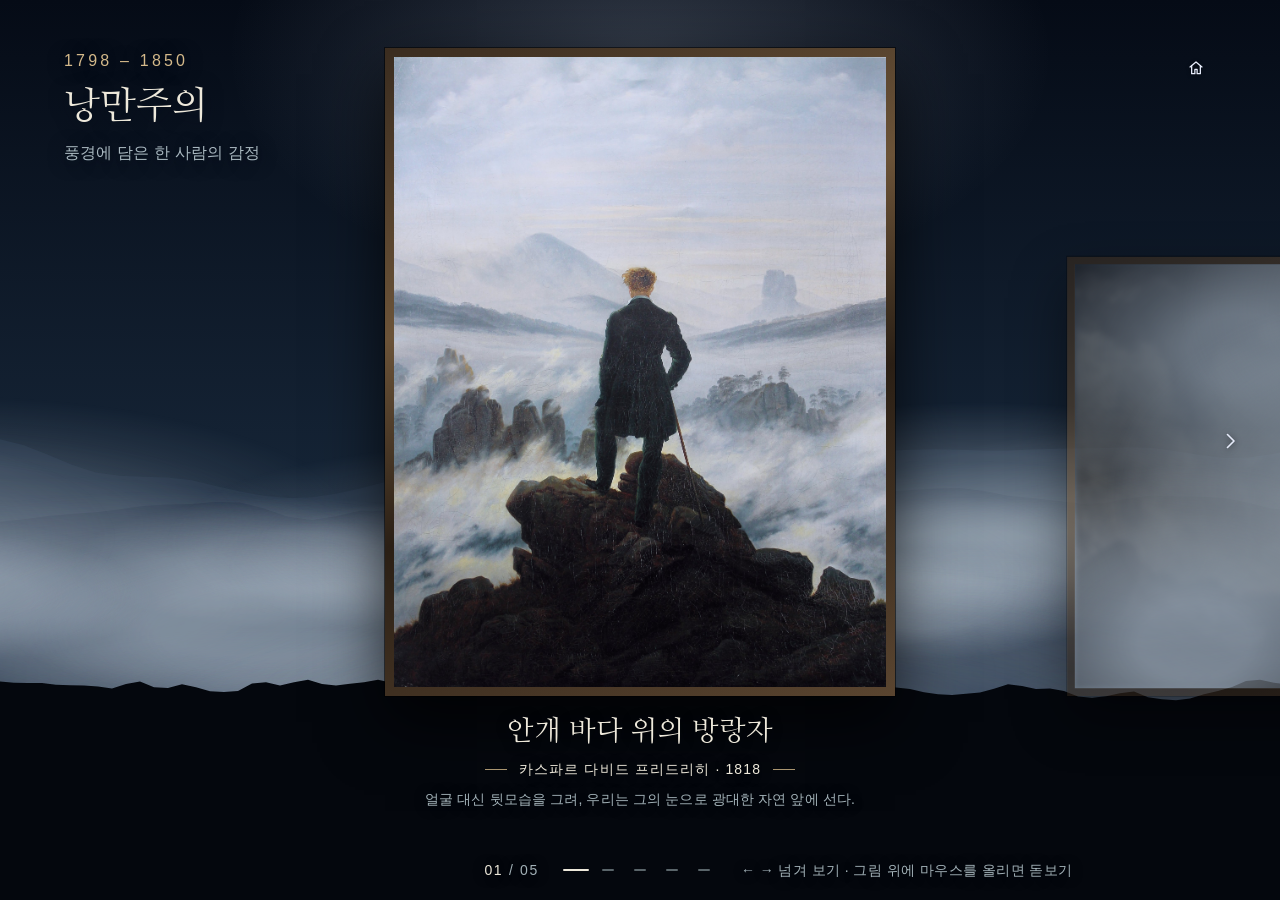
<file: romanticism-finale.html>
<!DOCTYPE html>
<html lang="ko">
<head>
<meta charset="UTF-8">
<meta name="viewport" content="width=device-width, initial-scale=1.0">
<meta name="theme-color" content="#060d19">
<title>낭만주의 — 대표작 갤러리</title>
<link rel="preconnect" href="https://fonts.googleapis.com">
<link rel="preconnect" href="https://fonts.gstatic.com" crossorigin>
<link href="https://fonts.googleapis.com/css2?family=Nanum+Myeongjo:wght@400;700&display=swap" rel="stylesheet">
<link rel="stylesheet" href="home-button.css?v=1">
<link rel="stylesheet" href="concept-finale.css?v=6">
<style>
/* The sea of fog (concept-finale.css, sublime): moonlit night over drifting fog, the viewer on a dark rock;
   dark wooden frames; works wait veiled in fog. */
:root{--home-ink:#e7ecfb;--home-bg:#111c33c2;--home-line:#cfe0ff2b}
body{background:#060d19;color:#eee9db}
.mf-head{text-shadow:0 2px 18px #060d19}
.mf-eyebrow{color:#d4b98a}.mf-title{color:#eee9db}.mf-sub{color:#a9b8c0}
.museum{--label-ink:#eee9db;--label-muted:#a3b2b8;--label-accent:#d4b98a;--label-glow:0 1px 12px #04070d;--sky-top:#050b16;--sky-low:#1d3045;--moon:#c9d6ea38;--fog:#c3cfdb;--ridge-far:#1b2b3f;--ridge-near:#122136;--rock:#04070d;--frame:linear-gradient(160deg,#3a2c1f,#6b5338 35%,#2a1f15 60%,#5a4530);--frame-w:9px;--frame-shadow:0 0 0 1px #00000088,0 26px 60px #000000b8}
</style>
<link rel="stylesheet" href="movement-frame.css?v=1">
</head>
<body class="finale-page">
<main id="atelier" aria-label="낭만주의 — 대표작 갤러리">
<a class="home-icon" id="goHome" href="index.html" aria-label="메인으로" title="메인으로"><svg viewBox="0 0 24 24" aria-hidden="true"><path d="M4 10.6 12 4l8 6.6"/><path d="M6.2 9v10.5h4.3v-5.6h3v5.6h4.3V9"/></svg></a>
<header class="masthead mf-head"><span class="mf-eyebrow">1798 – 1850</span><h1 class="mf-title">낭만주의</h1><p class="mf-sub">풍경에 담은 한 사람의 감정</p></header>
<section class="museum" data-world="sublime" aria-label="낭만주의 대표작">
<ol class="museum-wall" tabindex="0" aria-label="낭만주의 대표작 다섯 점. 좌우로 넘겨 감상하세요">
<li class="work"><figure><span class="work-frame"><img src="romanticism-wanderer.jpg" width="2327" height="2980" alt="안개 바다 위의 방랑자: 한 인물이 홀로 서서 광대한 안개 낀 산악 풍경을 바라보고 있다" decoding="async"></span><figcaption class="work-label"><strong>안개 바다 위의 방랑자</strong><em>Der Wanderer über dem Nebelmeer</em><span>카스파르 다비드 프리드리히 · 1818</span><p>얼굴 대신 뒷모습을 그려, 우리는 그의 눈으로 광대한 자연 앞에 선다.</p></figcaption></figure></li>
<li class="work"><figure><span class="work-frame"><img src="romanticism-turner-hannibal.jpg" width="1213" height="750" alt="터너가 그린 소용돌이치는 눈보라가 알프스를 넘는 한니발의 군대를 압도하는 모습" decoding="async"></span><figcaption class="work-label"><strong>눈보라: 알프스를 넘는 한니발과 그의 군대</strong><em>Snow Storm: Hannibal and his Army Crossing the Alps</em><span>J. M. W. 터너 · 1812</span><p>소용돌이치는 폭풍 아래 군대는 작은 점이 된다. 자연 앞에서 느끼는 두려움과 경외, 숭고.</p></figcaption></figure></li>
<li class="work"><figure><span class="work-frame"><img src="gallery/romanticism-raft-of-the-medusa.jpg" width="1800" height="1229" alt="제리코의 메두사호의 뗏목. 거친 바다 위 뗏목에 지친 생존자들이 뒤엉켜 있고, 한 사람이 천을 흔들며 먼 수평선을 향해 손짓한다" loading="lazy" decoding="async"></span><figcaption class="work-label"><strong>메두사호의 뗏목</strong><em>Le Radeau de la Méduse</em><span>테오도르 제리코 · 1818–1819</span><p>실제 난파 사건을 거대한 화폭에 담았다. 절망 끝에서 수평선의 배를 향해 손을 흔드는 사람들.</p></figcaption></figure></li>
<li class="work"><figure><span class="work-frame"><img src="romanticism-two-men-moon.jpg" width="1280" height="1002" alt="나란히 서서 달을 바라보는 두 남자의 뒷모습" loading="lazy" decoding="async"></span><figcaption class="work-label"><strong>달을 바라보는 두 남자</strong><em>Zwei Männer in Betrachtung des Mondes</em><span>카스파르 다비드 프리드리히 · 1819–1820</span><p>달빛 아래 나란히 선 두 사람의 뒷모습. 말없는 응시가 곧 그림의 이야기다.</p></figcaption></figure></li>
<li class="work"><figure><span class="work-frame"><img src="gallery/romanticism-liberty.jpg" width="1800" height="1425" alt="들라크루아의 민중을 이끄는 자유의 여신. 삼색기를 높이 든 여인이 쓰러진 사람들을 넘어 무장한 시민들을 이끌고 나아간다" loading="lazy" decoding="async"></span><figcaption class="work-label"><strong>민중을 이끄는 자유의 여신</strong><em>La Liberté guidant le peuple</em><span>외젠 들라크루아 · 1830</span><p>격렬한 색과 움직임으로 혁명의 열정을 그렸다. 이성보다 감정이 앞서는 낭만주의의 외침.</p></figcaption></figure></li>
</ol>
</section>
</main>
<script src="concept-finale.js?v=6"></script>
</body>
</html>
</file>
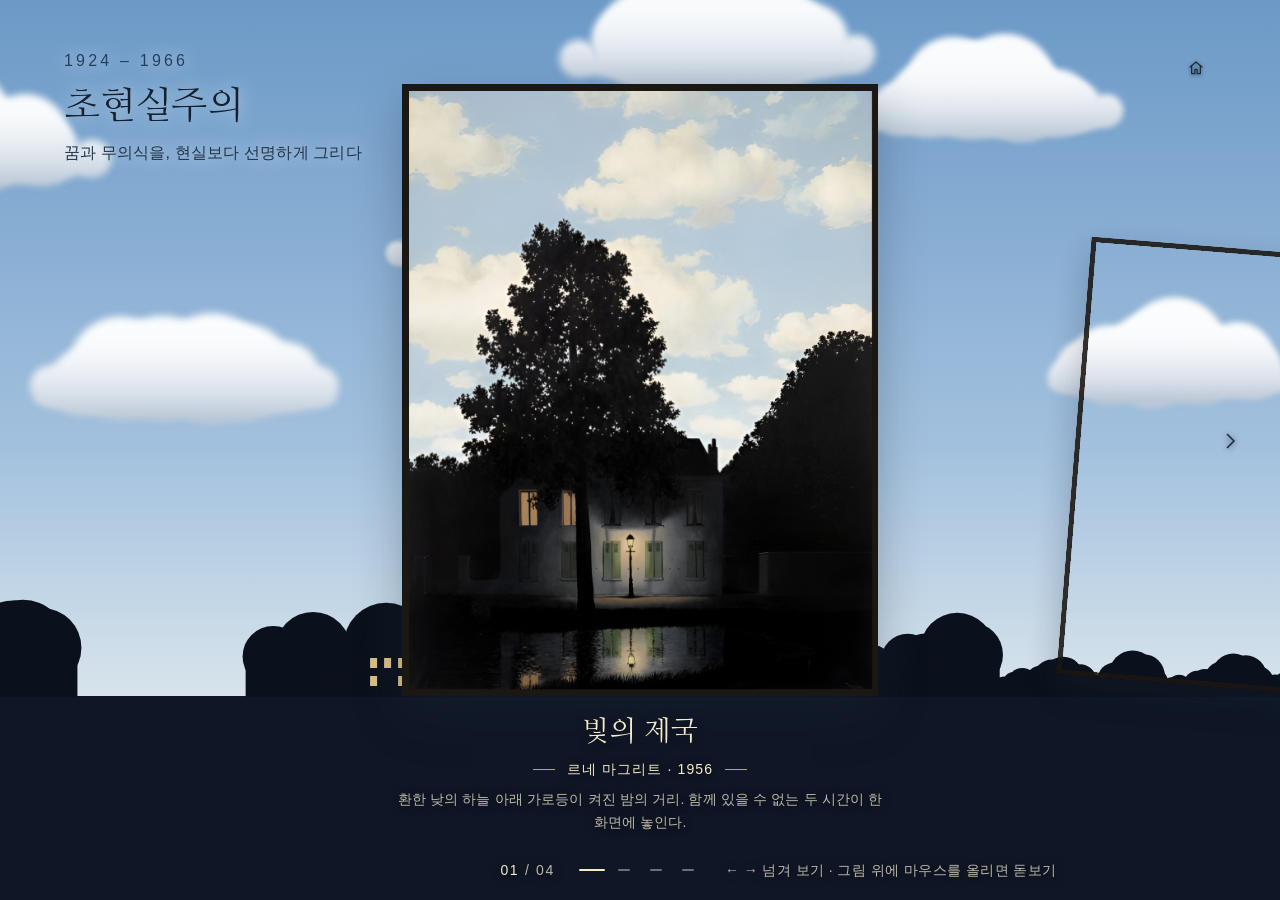
<file: surrealism-finale.html>
<!DOCTYPE html>
<html lang="ko">
<head>
<meta charset="UTF-8">
<meta name="viewport" content="width=device-width, initial-scale=1.0">
<meta name="theme-color" content="#6f9bc8">
<title>초현실주의 — 대표작 갤러리</title>
<link rel="preconnect" href="https://fonts.googleapis.com">
<link rel="preconnect" href="https://fonts.gstatic.com" crossorigin>
<link href="https://fonts.googleapis.com/css2?family=Nanum+Myeongjo:wght@400;700&display=swap" rel="stylesheet">
<link rel="stylesheet" href="home-button.css?v=1">
<link rel="stylesheet" href="concept-finale.css?v=6">
<style>
/* The dream (concept-finale.css, dream): Magritte's daylight sky over a night street, slim black frames;
   works wait as empty frames floating in the sky. */
:root{--home-ink:#1d2a3a;--home-bg:#ffffffb8;--home-line:#1d2a3a33}
body{background:#6f9bc8;color:#14202e}
.mf-head{text-shadow:0 0 16px #cfe0ee}
.mf-eyebrow{color:#24405f}.mf-title{color:#14202e}.mf-sub{color:#22344a}
.museum{--label-ink:#f6eacb;--label-muted:#bdb8a8;--label-accent:#e8c77b;--label-glow:0 1px 10px #0b111c;--sky-top:#6c99c7;--sky-mid:#a3c1de;--sky-low:#d8e4ec;--night:#0f1625;--silhouette:#0b111c;--lamp:#f6d58e;--cloud-shade:#9fb1c6;--blank:transparent;--frame:#1b1712;--frame-w:7px;--frame-shadow:0 20px 44px #1d2a3a4d}
</style>
<link rel="stylesheet" href="movement-frame.css?v=1">
</head>
<body class="finale-page">
<main id="atelier" aria-label="초현실주의 — 대표작 갤러리">
<a class="home-icon" id="goHome" href="index.html" aria-label="메인으로" title="메인으로"><svg viewBox="0 0 24 24" aria-hidden="true"><path d="M4 10.6 12 4l8 6.6"/><path d="M6.2 9v10.5h4.3v-5.6h3v5.6h4.3V9"/></svg></a>
<header class="masthead mf-head"><span class="mf-eyebrow">1924 – 1966</span><h1 class="mf-title">초현실주의</h1><p class="mf-sub">꿈과 무의식을, 현실보다 선명하게 그리다</p></header>
<section class="museum" data-world="dream" aria-label="초현실주의 대표작">
<ol class="museum-wall" tabindex="0" aria-label="초현실주의 대표작 네 점. 좌우로 넘겨 감상하세요">
<li class="work"><figure><span class="work-frame"><img src="morning.png" width="1120" height="1450" alt="르네 마그리트의 빛의 제국. 흰 구름이 뜬 밝은 낮 하늘 아래, 어두운 나무와 가로등이 켜진 밤의 집이 물 위에 비친다" decoding="async"></span><figcaption class="work-label"><strong>빛의 제국</strong><em>L'Empire des lumières</em><span>르네 마그리트 · 1956</span><p>환한 낮의 하늘 아래 가로등이 켜진 밤의 거리. 함께 있을 수 없는 두 시간이 한 화면에 놓인다.</p></figcaption></figure></li>
<li class="work"><figure><span class="work-frame"><img src="gallery/surrealism-tanguy-dark-garden.jpg" width="1800" height="2268" alt="이브 탕기의 어두운 정원. 수평선이 보이는 어두운 바닥 위에 해초나 연기 같은 알 수 없는 형체들이 흩어져 있다" decoding="async"></span><figcaption class="work-label"><strong>어두운 정원</strong><em>Le Jardin sombre</em><span>이브 탕기 · 1928</span><p>바다인지 땅인지 모를 어둠 속에, 이름 붙일 수 없는 형체들이 꿈처럼 떠 있다.</p></figcaption></figure></li>
<li class="work"><figure><span class="work-frame"><img src="gallery/surrealism-tanguy-indefinite-divisibility.jpg" width="1800" height="2069" alt="이브 탕기의 무한한 가분성. 안개 낀 푸른 평원 위에 뼈와 기계 부품을 닮은 형상이 탑처럼 쌓여 긴 그림자를 드리운다" loading="lazy" decoding="async"></span><figcaption class="work-label"><strong>무한한 가분성</strong><em>Divisibilité indéfinie</em><span>이브 탕기 · 1942</span><p>끝없는 평원 위, 뼈와 돌을 닮은 형상들이 긴 그림자를 드리운다. 무의식이 지은 풍경.</p></figcaption></figure></li>
<li class="work"><figure><span class="work-frame"><img src="gallery/surrealism-tanguy-imaginary-numbers.jpg" width="1800" height="2199" alt="이브 탕기의 상상의 수. 회색빛 돌과 뼈를 닮은 수많은 형상이 계단처럼 겹겹이 쌓여 먼 지평선까지 이어진다" loading="lazy" decoding="async"></span><figcaption class="work-label"><strong>상상의 수</strong><em>Nombres imaginaires</em><span>이브 탕기 · 1954</span><p>수없이 쌓인 돌 같은 형상들이 지평선까지 이어진다. 현실에는 없는, 꿈속에서만 셀 수 있는 수.</p></figcaption></figure></li>
</ol>
</section>
</main>
<script src="concept-finale.js?v=6"></script>
</body>
</html>
</file>
<file: style.css>
﻿@import url('https://fonts.googleapis.com/css2?family=Playfair+Display:wght@700&family=Poppins:wght@300;400;600;700&display=swap');

* {
    box-sizing: border-box;
}

:root {
    --stage-width: min(100vw, calc(100svh * 1.77778));
    --stage-height: min(100svh, calc(100vw * 0.5625));
    --player-size: clamp(340px, min(720px, calc(78svh - 150px), calc(100vw - 160px)), 720px);
    --interaction-scale: 1;
    --hub-title-size: clamp(1.9rem, min(3.8vw, 5.6svh), 3.6rem);
    --hub-clock-size: min(420px, 44svh, 42vw);
}

html,
body {
    margin: 0;
    height: 100%;
    min-height: 100vh;
    min-height: 100svh;
    font-family: 'Poppins', sans-serif;
    color: #111;
    background: #000;
    overflow: hidden;
    transition: background 900ms ease;
    display: grid;
    place-items: center;
}

.cinematic-stage {
    position: relative;
    width: var(--stage-width);
    height: var(--stage-height);
    container-type: size;
    overflow: hidden;
    outline: 500vw solid #000;
    z-index: 100;
    background: #000;
}

.hub-screen,
.interaction-screen {
    position: absolute;
    inset: 0;
    width: 100%;
    height: 100%;
    min-height: 0;
    overflow: hidden;
    background-color: #fff;
    display: flex;
    flex-direction: column;
    justify-content: center;
    gap: clamp(22px, 4vh, 42px);
    padding: 0;
    transition: background-color 1.2s cubic-bezier(0.22, 1, 0.36, 1);
}

body.view-interaction .hub-screen {
    display: none;
}

body.artwork-opening.view-interaction .hub-screen {
    display: flex;
}

.hub-header {
    width: min(430px, 34vw);
    margin: 0 clamp(34px, 5vw, 86px) 0 auto;
    display: flex;
    flex-direction: column;
    align-items: flex-start;
    text-align: left;
    padding: 0;
    position: relative;
    z-index: 3;
    grid-column: 2;
    grid-row: 1;
    transform: none;
}

.hub-header p {
    margin: 0 0 10px;
    color: rgba(17, 17, 17, 0.5);
    font-size: clamp(0.7rem, min(0.85vw, 1.45svh), 0.82rem);
    font-weight: 700;
    text-transform: uppercase;
}

.hub-header h1 {
    width: 100%;
    margin: 0;
    font-family: 'Playfair Display', serif;
    font-size: clamp(1.65rem, min(2.5vw, 4svh), 2.75rem);
    line-height: 1.06;
    letter-spacing: 0;
    text-shadow: none;
    word-break: keep-all;
}

.clock-hub {
    position: relative;
    width: min(100%, 1120px);
    margin: 0 auto;
    display: grid;
    grid-template-columns: minmax(0, 1fr) minmax(320px, 430px);
    grid-template-rows: auto auto;
    align-content: center;
    align-items: start;
    gap: clamp(12px, 2vh, 22px);
    min-height: clamp(560px, calc(100svh - 68px), 1040px);
    padding-inline: 18px;
}

.clock-stage {
    position: relative;
    width: min(430px, 34vw);
    height: auto;
    min-width: 0;
    min-height: 0;
    max-width: none;
    max-height: none;
    aspect-ratio: auto;
    display: grid;
    place-items: start;
    z-index: 3;
    grid-column: 2;
    grid-row: 2;
    margin: 0 clamp(34px, 5vw, 86px) 0 auto;
    transform: none;
}

.clock-face {
    position: absolute;
    left: 50%;
    top: 50%;
    width: var(--hub-clock-size);
    height: var(--hub-clock-size);
    aspect-ratio: 1 / 1;
    border: 1px solid rgba(17, 17, 17, 0.12);
    border-radius: 50%;
    transform: translate(-50%, -50%);
    pointer-events: none;
}

.clock-face::before,
.clock-face::after {
    content: "";
    position: absolute;
    inset: 16%;
    border: 1px solid rgba(17, 17, 17, 0.08);
    border-radius: 50%;
}

.clock-face::after {
    inset: 32%;
}

.clock-hand {
    position: absolute;
    left: 50%;
    bottom: 50%;
    width: 3px;
    transform-origin: bottom center;
    background: rgba(17, 17, 17, 0.72);
    border-radius: 999px;
}

.hour-hand {
    height: 40%;
    transform: translateX(-50%) rotate(30deg);
}

.minute-hand {
    height: 54%;
    transform: translateX(-50%) rotate(0deg);
}

.clock-pin {
    position: absolute;
    left: 50%;
    top: 50%;
    width: 16px;
    height: 16px;
    border-radius: 50%;
    background: #111;
    transform: translate(-50%, -50%);
}

.clock-readout {
    position: relative;
    width: 100%;
    min-height: 0;
    height: auto;
    aspect-ratio: auto;
    display: flex;
    flex-direction: column;
    justify-content: flex-start;
    gap: 8px;
    padding: clamp(18px, 2.4vw, 26px) 0 0;
    border-radius: 0;
    text-align: left;
    color: #111;
    border-top: 1px solid rgba(17, 17, 17, 0.16);
    background: transparent;
    box-shadow: none;
}

.clock-readout span {
    display: none;
    font-size: 0.95rem;
    font-weight: 700;
}

.clock-readout strong {
    font-family: 'Playfair Display', serif;
    font-size: clamp(2.85rem, min(5.4vw, 7.4svh), 5.65rem);
    line-height: 0.84;
    transform: none;
    overflow-wrap: normal;
    word-break: keep-all;
    letter-spacing: 0;
}

.clock-readout small {
    color: rgba(17, 17, 17, 0.54);
    font-size: clamp(0.82rem, min(1.1vw, 1.7svh), 1.02rem);
    font-weight: 700;
    text-transform: uppercase;
    margin-top: 10px;
}

.timeline-rail {
    position: absolute;
    inset: 0;
    width: 100%;
    height: 100%;
    overflow: visible;
    padding: 0;
    scrollbar-width: none;
    cursor: grab;
    touch-action: none;
    perspective: 1300px;
    z-index: 1;
}

.timeline-rail.dragging {
    cursor: grabbing;
}

.timeline-rail::-webkit-scrollbar {
    display: none;
}

.timeline-track {
    position: relative;
    width: 100%;
    height: 100%;
    min-width: 0;
    display: block;
    padding: 0;
    transform-style: preserve-3d;
    isolation: isolate;
}

.timeline-track::before {
    content: "";
    position: absolute;
    left: -10%;
    right: -10%;
    top: -6%;
    bottom: -8%;
    border: 1px solid rgba(17, 17, 17, 0.1);
    border-radius: 50%;
    transform: rotateX(10deg);
    pointer-events: none;
}

.timeline-track::after {
    content: "";
    position: absolute;
    left: -4%;
    right: -4%;
    top: 6%;
    bottom: 6%;
    border-radius: 50%;
    background: radial-gradient(circle, rgba(17, 17, 17, 0.065), transparent 62%);
    filter: blur(18px);
    opacity: 0.65;
    pointer-events: none;
}

.timeline-card {
    --card-scale: 0.86;
    --card-x: 0px;
    --card-y: 0px;
    --card-rotate: 0deg;
    --card-gray: 0.46;
    --card-saturation: 0.74;
    --card-opacity: 1;
    --feature-color: #ff7a59;
    position: absolute;
    left: 50%;
    top: 50%;
    width: clamp(420px, 42vw, min(680px, 76svh));
    height: clamp(330px, 32vw, min(510px, 58svh));
    padding: clamp(20px, 2.2vw, 28px);
    border: 0;
    border-radius: 15px;
    color: #fff;
    background: var(--feature-color);
    box-shadow: 0 26px 70px rgba(17, 17, 17, 0.18);
    opacity: var(--card-opacity);
    filter: grayscale(var(--card-gray)) saturate(var(--card-saturation));
    transform: translate(-50%, -50%) translate3d(var(--card-x), var(--card-y), 0) rotate(var(--card-rotate)) scale(var(--card-scale));
    transform-origin: center;
    cursor: pointer;
    text-align: left;
    overflow: hidden;
    transition: box-shadow 280ms ease;
}

.timeline-card:nth-child(1) { --feature-color: #ff4d5a; }
.timeline-card:nth-child(2) { --feature-color: #ff7a38; }
.timeline-card:nth-child(3) { --feature-color: #ffcf3f; }
.timeline-card:nth-child(4) { --feature-color: #d7f75b; }
.timeline-card:nth-child(5) { --feature-color: #70e25d; }
.timeline-card:nth-child(6) { --feature-color: #42e6a4; }
.timeline-card:nth-child(7) { --feature-color: #41d9f2; }
.timeline-card:nth-child(8) { --feature-color: #4f8df7; }
.timeline-card:nth-child(9) { --feature-color: #7357ff; }
.timeline-card:nth-child(10) { --feature-color: #a954ff; }
.timeline-card:nth-child(11) { --feature-color: #e65bca; }
.timeline-card:nth-child(12) { --feature-color: #ff5f8f; }

.timeline-card.active {
    box-shadow: 0 36px 90px rgba(17, 17, 17, 0.24);
}

.card-hour {
    min-width: 42px;
    min-height: 30px;
    display: inline-grid;
    place-items: center;
    border: 1px solid rgba(255, 255, 255, 0.3);
    border-radius: 999px;
    background: rgba(0, 0, 0, 0.14);
    font-size: 0.95rem;
    font-weight: 700;
}

.timeline-card strong {
    position: absolute;
    left: clamp(18px, 2vw, 24px);
    right: clamp(26px, 3vw, 36px);
    bottom: clamp(64px, 6.5vw, 78px);
    display: block;
    max-width: calc(100% - clamp(44px, 5vw, 60px));
    font-size: clamp(0.66rem, 0.92vw, 0.92rem);
    line-height: 1.04;
    letter-spacing: 0;
    white-space: normal;
    overflow-wrap: normal;
    word-break: keep-all;
    hyphens: none;
    text-wrap: balance;
}

.timeline-card small {
    position: absolute;
    left: clamp(18px, 2vw, 24px);
    right: clamp(26px, 3vw, 36px);
    bottom: clamp(22px, 2.4vw, 30px);
    color: rgba(255, 255, 255, 0.76);
    font-size: clamp(0.58rem, 0.72vw, 0.68rem);
    line-height: 1.25;
    font-weight: 700;
    text-transform: uppercase;
    overflow-wrap: anywhere;
}

.timeline-card.art-card {
    background: transparent;
    background-position: center;
    background-size: cover;
    isolation: isolate;
}

.timeline-card.art-card::before {
    content: "";
    position: absolute;
    left: 0;
    top: 0;
    bottom: 0;
    width: 84%;
    z-index: -1;
    background: transparent var(--art-image) center / contain no-repeat;
}

.timeline-card.surrealism-card,
.timeline-card.renaissance-card,
.timeline-card.romanticism-card {
    --art-image: url('morning.png');
    --artwork-left: 60%;
    color: #201915;
    background: transparent;
    box-shadow: none;
    filter: saturate(1.02) contrast(1);
}


.timeline-card.renaissance-card {
    --art-image: url('아테네 학당.jpg');
    --artwork-left: 89%;
}

.timeline-card.romanticism-card {
    --art-image: url('낭만주의.png');
}

.timeline-card.surrealism-card,
.timeline-card.romanticism-card {
    background-image: var(--art-image) !important;
    background-size: var(--art-bg-size, auto 85%) !important;
    background-position: left center !important;
    background-repeat: no-repeat !important;
}

.timeline-card.surrealism-card::before,
.timeline-card.romanticism-card::before {
    display: none !important;
}


.timeline-card.surrealism-card .card-hour,
.timeline-card.renaissance-card .card-hour,
.timeline-card.romanticism-card .card-hour {
    display: none;
}

.timeline-card.surrealism-card strong,
.timeline-card.renaissance-card strong,
.timeline-card.romanticism-card strong {
    display: none;
}

.timeline-card.surrealism-card small,
.timeline-card.renaissance-card small,
.timeline-card.romanticism-card small {
    display: none;
}

.card-artwork {
    position: absolute;
    left: var(--artwork-left, 88%);
    right: clamp(8px, 1vw, 14px);
    top: 50%;
    z-index: 1;
    width: auto;
    transform: translateY(-50%);
    color: rgba(25, 20, 16, 0.86);
    font-size: clamp(0.72rem, 0.92vw, 1.02rem);
    line-height: 1.32;
    font-weight: 700;
    text-align: left;
    text-shadow: none;
}

.card-artwork span,
.card-artwork em {
    display: block;
}

.card-artwork span:first-child {
    margin-bottom: 8px;
}

.card-artwork span:last-child {
    margin-top: 8px;
}

.card-artwork em {
    margin: 0;
    color: #5b2f24;
    font-family: 'Playfair Display', Georgia, serif;
    font-size: 1.32em;
    font-style: italic;
    line-height: 1.08;
}

body.artwork-opening .hub-screen {
    pointer-events: none;
}

body.artwork-opening .hub-header,
body.artwork-opening .clock-stage,
body.artwork-opening .timeline-track::before,
body.artwork-opening .timeline-track::after {
    opacity: 0;
    transition: opacity 820ms cubic-bezier(0.22, 0.8, 0.22, 1);
}

body.artwork-opening .timeline-card {
    opacity: 0 !important;
    visibility: hidden !important;
    transition: none !important;
}

body.artwork-opening .timeline-card.transition-source {
    opacity: 0 !important;
    transition: none !important;
    visibility: hidden !important;
}

body.artwork-opening.view-interaction .interaction-screen {
    opacity: 1;
    transform: none;
    filter: none;
    transition: none;
}

body.artwork-opening.view-interaction .interaction-content {
    opacity: 0;
    transform: scale(0.965);
    filter: blur(14px) saturate(0.86);
    transition:
        opacity 820ms cubic-bezier(0.18, 0.86, 0.25, 1),
        transform 820ms cubic-bezier(0.18, 0.86, 0.25, 1),
        filter 820ms cubic-bezier(0.18, 0.86, 0.25, 1);
}

body.artwork-opening.view-interaction.site-revealing .interaction-content {
    opacity: 1;
    transform: scale(1);
    filter: blur(0) saturate(1);
}

body.artwork-opening.artwork-arrived.view-interaction .interaction-screen {
    opacity: 1;
}

body.artwork-opening.view-interaction:not(.site-revealing) .back-button,
body.artwork-opening.view-interaction:not(.site-revealing) .pull-chain {
    opacity: 0 !important;
    pointer-events: none;
}

body.artwork-opening.artwork-arrived.view-impressionism .player-shell,
body.artwork-opening.artwork-arrived.view-impressionism .side-player,
body.artwork-opening.artwork-arrived.view-impressionism .site-header {
    animation: surrealRoomReveal 920ms cubic-bezier(0.18, 0.86, 0.25, 1) both;
}


body.artwork-opening.artwork-arrived.view-romanticism .romanticism-frame {
    animation: stormReveal 1050ms cubic-bezier(0.2, 0.72, 0.22, 1) both;
}

body.artwork-opening.artwork-arrived.view-renaissance .renaissance-frame {
    animation: perspectiveReveal 950ms cubic-bezier(0.18, 0.86, 0.25, 1) both;
}


@keyframes surrealRoomReveal {
    0% { opacity: 0; transform: translateY(18px) scale(0.985); filter: blur(12px) saturate(0.82); }
    100% { opacity: 1; transform: translateY(0) scale(1); filter: blur(0) saturate(1); }
}

@keyframes impressionistLightReveal {
    0% { opacity: 0; filter: blur(18px) brightness(1.22) saturate(0.78); transform: scale(1.012); }
    100% { opacity: 1; filter: blur(0) brightness(1) saturate(1); transform: scale(1); }
}

@keyframes stormReveal {
    0% { opacity: 0; filter: brightness(0.45) contrast(1.35) blur(10px); transform: scale(1.035); }
    55% { opacity: 1; filter: brightness(1.35) contrast(1.15) blur(2px); }
    100% { opacity: 1; filter: brightness(1) contrast(1) blur(0); transform: scale(1); }
}

@keyframes perspectiveReveal {
    0% { opacity: 0; transform: perspective(900px) translateZ(-80px) scale(0.96); filter: blur(10px); }
    100% { opacity: 1; transform: perspective(900px) translateZ(0) scale(1); filter: blur(0); }
}

@keyframes opticalReveal {
    0% { opacity: 0; filter: hue-rotate(18deg) blur(16px) saturate(1.4); transform: scale(1.018); }
    100% { opacity: 1; filter: hue-rotate(0deg) blur(0) saturate(1); transform: scale(1); }
}

.artwork-transition-backdrop {
    position: fixed;
    left: 0;
    top: 50%;
    width: var(--stage-width);
    height: var(--stage-height);
    transform: translateY(-50%);
    z-index: 2147483644;
    pointer-events: none;
    opacity: 0;
    background: transparent;
    backdrop-filter: blur(0px);
    -webkit-backdrop-filter: blur(0px);
    transition:
        opacity 720ms cubic-bezier(0.22, 0.8, 0.22, 1),
        backdrop-filter 480ms ease,
        -webkit-backdrop-filter 480ms ease;
}

.artwork-transition-backdrop.visible {
    opacity: 0;
    backdrop-filter: blur(0px);
    -webkit-backdrop-filter: blur(0px);
}

.artwork-transition-backdrop.leaving {
    opacity: 0;
    backdrop-filter: blur(0px);
    -webkit-backdrop-filter: blur(0px);
    transition-duration: 420ms;
}

.artwork-transition-backdrop.revealing-site {
    opacity: 0;
    transition-duration: 700ms;
}

.artwork-transition-clone {
    position: fixed;
    z-index: 2147483645;
    pointer-events: none;
    background-color: transparent;
    background-position: center;
    background-repeat: no-repeat;
    background-size: contain;
    transform-origin: 50% 50%;
    border-radius: 0;
    opacity: 1;
    filter: none;
    will-change: left, top, width, height, transform, opacity;
    transition: none;
}

img.artwork-transition-clone {
    display: block;
    object-fit: contain;
}

img.artwork-transition-clone.cover-target {
    object-fit: cover;
}

.artwork-transition-clone.moving {
    transition: none;
}

.artwork-transition-clone.leaving {
    opacity: 0;
    transition-delay: 0ms;
    transition:
        opacity 420ms cubic-bezier(0.4, 0, 0.2, 1);
}


.site-transition {
    position: absolute;
    inset: 0;
    width: 100%;
    height: 100%;
    z-index: 5000;
    display: block;
    overflow: hidden;
    opacity: 0;
    visibility: hidden;
    pointer-events: none;
    --transition-color: #8f7b5d;
    --transition-color-deep: #17130e;
    background: #000;
    backdrop-filter: blur(0);
    -webkit-backdrop-filter: blur(0);
    transition:
        opacity 400ms cubic-bezier(0.25, 0.46, 0.45, 0.94),
        visibility 0s linear 400ms;
}

.site-transition.show {
    opacity: 1;
    visibility: visible;
    backdrop-filter: blur(10px);
    -webkit-backdrop-filter: blur(10px);
    transition:
        opacity 400ms cubic-bezier(0.25, 0.46, 0.45, 0.94),
        visibility 0s;
}

.site-transition.leaving {
    opacity: 0;
    visibility: hidden;
    backdrop-filter: blur(0);
    -webkit-backdrop-filter: blur(0);
    transition:
        opacity 820ms cubic-bezier(0.16, 0.72, 0.24, 1),
        visibility 0s linear 800ms,
        backdrop-filter 800ms ease,
        -webkit-backdrop-filter 800ms ease;
}

.transition-ripple {
    position: absolute;
    left: 50%;
    top: 50%;
    width: 34cqw;
    aspect-ratio: 1;
    border: 1px solid rgba(255, 255, 255, 0.48);
    border-radius: 50%;
    opacity: 0;
    transform: translate(-50%, -50%) scale(0.12);
    box-shadow:
        0 0 0 2cqw rgba(255, 255, 255, 0.06),
        0 0 8cqw rgba(255, 255, 255, 0.16);
}

.site-transition.show .transition-ripple {
    animation: sitePortalOpen 620ms cubic-bezier(0.16, 0.76, 0.28, 1) both;
}

.site-transition.show.leaving .transition-ripple {
    opacity: 0;
    transform: translate(-50%, -50%) scale(4.2);
    transition: opacity 520ms ease, transform 820ms cubic-bezier(0.16, 0.72, 0.24, 1);
}

@keyframes sitePortalOpen {
    0% { opacity: 0; transform: translate(-50%, -50%) scale(0.12); }
    38% { opacity: 0.72; }
    100% { opacity: 0.22; transform: translate(-50%, -50%) scale(3.2); }
}

.interaction-screen {
    display: none;
    flex-direction: column;
    align-items: center;
    justify-content: center;
    padding: 24px 28px;
    overflow: hidden;
}

body.view-interaction .interaction-screen {
    display: flex;
}

.interaction-screen {
    background:
        linear-gradient(135deg, rgba(176, 224, 230, 0.96), rgba(246, 220, 190, 0.9) 48%, rgba(117, 164, 166, 0.92)),
        repeating-linear-gradient(115deg, rgba(255, 255, 255, 0.12) 0 1px, transparent 1px 28px);
}

body.view-interaction.night-background .interaction-screen {
    background:
        linear-gradient(135deg, #071021, #20304f 46%, #695e8f 100%),
        repeating-linear-gradient(115deg, rgba(255, 255, 255, 0.08) 0 1px, transparent 1px 26px);
}

.interaction-content {
    width: min(100%, 840px);
    display: none;
    flex-direction: column;
    align-items: center;
    justify-content: center;
    gap: clamp(16px, 3vh, 28px);
    transform: scale(var(--interaction-scale));
    transform-origin: center;
}

.impressionism-site {
    margin: auto;
}

body.view-impressionism .interaction-screen {
    background: #000;
    padding: 0;
}

body.view-impressionism.night-background .interaction-screen {
    background: #000;
}

body.view-impressionism .impressionism-site {
    display: flex;
}

body.view-impressionism .impressionism-site {
    position: absolute;
    inset: 0;
    width: 100%;
    height: 100%;
    max-width: none;
    gap: 0;
    transform: none;
}






body.view-renaissance .renaissance-site {
    display: flex;
    position: absolute;
    inset: 0;
    width: 100%;
    height: 100%;
    max-width: none;
    gap: 0;
    transform: none;
}

body.view-renaissance .interaction-screen {
    background: #0a0806;
    padding: 0;
}

body.view-renaissance .pull-chain {
    display: none;
}

.romanticism-site {
    position: absolute;
    inset: 0;
    width: 100%;
    height: 100%;
    max-width: none;
    gap: 0;
    transform: none;
}

body.view-romanticism .romanticism-site {
    display: flex;
}

body.view-romanticism .interaction-screen {
    background: #02050a;
    padding: 0;
}

body.view-romanticism .pull-chain {
    display: none;
}

.romanticism-stage {
    position: absolute;
    inset: 0;
    width: 100%;
    height: 100%;
    min-height: 0;
}

.romanticism-frame {
    position: absolute;
    inset: 0;
    display: block;
    width: 100%;
    height: 100%;
    border: 0;
    background: #02050a;
}







.renaissance-stage {
    position: absolute;
    inset: 0;
    width: 100%;
    height: 100%;
    min-height: 0;
}

.renaissance-frame {
    position: absolute;
    inset: 0;
    display: block;
    width: 100%;
    height: 100%;
    border: 0;
    background: #0a0806;
}

/* The Renaissance card now introduces the scattered philosopher study; keep
   the complete School of Athens image out of the composition. */
.timeline-card.renaissance-card {
    --art-image: none;
    background-image: none !important;
    background-color: var(--poster-paper, #eee8db) !important;
}





.back-button {
    position: absolute;
    top: clamp(16px, 2vw, 24px);
    left: clamp(16px, 2vw, 24px);
    z-index: 30;
    width: 40px;
    height: 40px;
    min-height: 40px;
    padding: 0;
    display: inline-grid;
    place-items: center;
    border: 1px solid rgba(255, 255, 255, 0.24);
    border-radius: 10px;
    color: rgba(255, 255, 255, 0.9);
    background: rgba(8, 12, 18, 0.34);
    box-shadow: 0 12px 34px rgba(0, 0, 0, 0.2);
    backdrop-filter: blur(18px);
    -webkit-backdrop-filter: blur(18px);
    cursor: pointer;
    transition: transform 180ms ease, background 180ms ease, border-color 180ms ease;
}

/* The same house as the pages' own Home square (home-button.css). */
.back-button svg {
    width: 18px;
    height: 18px;
    fill: none;
    stroke: currentColor;
    stroke-width: 1.7;
    stroke-linecap: round;
    stroke-linejoin: round;
}

.back-button:hover {
    transform: translateY(-1px);
    border-color: rgba(255, 255, 255, 0.42);
    background: rgba(8, 12, 18, 0.48);
}

body.view-impressionism .back-button {
    color: rgba(55, 36, 24, 0.9);
    border-color: rgba(88, 56, 34, 0.22);
    background: rgba(255, 232, 199, 0.58);
    box-shadow: 0 14px 34px rgba(48, 30, 20, 0.18);
}

body.view-impressionism.night-background .back-button,
body.view-impressionism.showing-surreal-film .back-button,
body.view-romanticism .back-button {
    color: rgba(245, 248, 255, 0.92);
    border-color: rgba(255, 255, 255, 0.2);
    background: rgba(5, 9, 18, 0.42);
}


body.view-renaissance .back-button {
    color: rgba(249, 226, 180, 0.94);
    border-color: rgba(249, 226, 180, 0.24);
    background: rgba(44, 27, 13, 0.38);
}

.site-header {
    position: relative;
    z-index: 4;
    width: min(100%, 920px);
    min-height: clamp(64px, 8vw, 96px);
    padding: clamp(28px, 4vw, 54px) clamp(56px, 7vw, 92px) 0;
    text-align: center;
    color: #15222d;
    text-shadow: 0 1px 0 rgba(255, 255, 255, 0.25);
    transition: color 300ms ease;
}

body.view-interaction.night-background .site-header {
    color: #f8fafc;
    text-shadow: 0 8px 28px rgba(0, 0, 0, 0.35);
}

.site-header h1 {
    margin: 0;
    font-family: 'Playfair Display', serif;
    font-size: clamp(2.35rem, 5.4vw, 5.1rem);
    line-height: 0.92;
    font-weight: 700;
    letter-spacing: 0;
    filter: drop-shadow(0 18px 30px rgba(16, 32, 51, 0.18));
    transform: none;
}

.main-container {
    display: grid;
    grid-template-columns: clamp(52px, 5vw, 62px) minmax(0, var(--player-size)) clamp(52px, 5vw, 62px);
    align-items: center;
    justify-content: center;
    gap: 22px;
    width: min(100%, 840px);
    margin-top: 0;
}

.player-shell {
    justify-self: center;
    width: min(100%, var(--player-size));
    padding: clamp(18px, 2.4vw, 30px);
    border: 1px solid rgba(255, 237, 206, 0.22);
    border-radius: 8px;
    background:
        linear-gradient(90deg, rgba(74, 52, 39, 0.64), rgba(157, 128, 101, 0.38), rgba(49, 34, 31, 0.62)),
        repeating-linear-gradient(90deg, rgba(255, 255, 255, 0.04) 0 1px, transparent 1px 32px);
    box-shadow:
        0 40px 120px rgba(0, 0, 0, 0.36),
        inset 0 0 90px rgba(40, 20, 12, 0.24);
    backdrop-filter: blur(24px);
    -webkit-backdrop-filter: blur(24px);
}

.album-art-container {
    position: relative;
    width: 100%;
    aspect-ratio: 1 / 1;
    overflow: visible;
    border-radius: 0;
    background: transparent;
    box-shadow: none;
}

.scene {
    position: absolute;
    inset: 0;
    background-size: cover;
    background-position: center;
    opacity: 0;
    transition: opacity 520ms ease;
}

.surreal-room {
    width: min(100%, 980px);
}

body.view-impressionism .site-header,
body.view-impressionism .side-player,
body.view-impressionism .room-furniture,
body.view-impressionism .window-frame,
body.view-impressionism .curtain,
body.view-impressionism .window-sill,
body.view-impressionism .room-shadow,
body.view-impressionism .album-overlay {
    display: none !important;
}

body.view-impressionism .interaction-screen {
    background: #000;
}

body.view-impressionism .surreal-room,
body.view-impressionism .player-shell,
body.view-impressionism .album-art-container {
    position: absolute;
    inset: 0;
    width: 100%;
    height: 100%;
    max-width: none;
    padding: 0;
    margin: 0;
    border: 0;
    border-radius: 0;
    background: transparent;
    box-shadow: none;
    backdrop-filter: none;
    -webkit-backdrop-filter: none;
    transform: none;
}

body.view-impressionism .window-reveal {
    position: absolute;
    inset: 0;
    width: 100%;
    height: 100%;
    padding: 0;
    margin: 0;
    border: 0;
    border-radius: 0;
    background: #000;
    box-shadow: none;
    overflow: hidden;
    transform: none;
}

body.view-impressionism .window-reveal .scene {
    position: absolute;
    inset: 0;
    width: 100%;
    height: 100%;
    border-radius: 0;
    transform: none;
    background-size: 100% 100%;
    background-repeat: no-repeat;
    background-position: center;
    filter: none;
}

.room-window {
    aspect-ratio: 1.2 / 1;
    min-height: 0;
}

.window-reveal {
    position: absolute;
    inset: 7% 10% 15%;
    overflow: hidden;
    border-radius: 4px;
    background: #10151c;
    box-shadow:
        0 26px 70px rgba(0, 0, 0, 0.5),
        inset 0 0 0 3px rgba(52, 31, 22, 0.82),
        inset 0 0 0 14px rgba(148, 103, 67, 0.68);
}

.window-reveal .scene {
    inset: 14px;
    border-radius: 2px;
    transform: scale(1.04);
    filter: saturate(0.96) contrast(1.02);
}

body.view-impressionism.night-background .window-reveal .scene {
    filter: saturate(0.9) contrast(1.08) brightness(0.84);
}

.window-frame {
    position: absolute;
    inset: 5.5% 8.5% 13.5%;
    border: clamp(12px, 1.8vw, 22px) solid #5d3826;
    border-radius: 5px;
    box-shadow:
        inset 0 0 0 2px rgba(255, 222, 166, 0.18),
        0 16px 26px rgba(0, 0, 0, 0.26);
    pointer-events: none;
}

.window-frame::before,
.window-frame::after {
    content: "";
    position: absolute;
    inset: -18px;
    border: 1px solid rgba(255, 235, 192, 0.12);
    pointer-events: none;
}

.muntin {
    position: absolute;
    display: block;
    background: linear-gradient(90deg, #3a2117, #8d5a35, #3f2418);
    box-shadow: 0 0 18px rgba(0, 0, 0, 0.28);
}

.muntin-vertical {
    left: 50%;
    top: 0;
    width: clamp(10px, 1.2vw, 16px);
    height: 100%;
    transform: translateX(-50%);
}

.muntin-horizontal {
    left: 0;
    top: 50%;
    width: 100%;
    height: clamp(10px, 1.2vw, 16px);
    transform: translateY(-50%);
}

.curtain {
    position: absolute;
    top: 0;
    bottom: 7%;
    width: 19%;
    background:
        repeating-linear-gradient(90deg, rgba(255, 255, 255, 0.08) 0 10px, transparent 10px 24px),
        linear-gradient(90deg, #5e2632, #9b4b4d 46%, #3b1b29);
    opacity: 0.92;
    filter: drop-shadow(0 18px 22px rgba(0, 0, 0, 0.28));
    pointer-events: none;
}

.curtain-left {
    left: 0;
    clip-path: polygon(0 0, 100% 0, 72% 100%, 10% 100%);
}

.curtain-right {
    right: 0;
    clip-path: polygon(0 0, 100% 0, 90% 100%, 28% 100%);
}

body.view-impressionism.night-background .curtain {
    background:
        repeating-linear-gradient(90deg, rgba(255, 255, 255, 0.05) 0 10px, transparent 10px 24px),
        linear-gradient(90deg, #16152b, #3c2b58 46%, #111421);
}

.window-sill {
    position: absolute;
    left: 5%;
    right: 5%;
    bottom: 5%;
    height: 10%;
    border-radius: 4px;
    background: linear-gradient(180deg, #c39b72, #66412b 55%, #2b1912);
    box-shadow: 0 22px 42px rgba(0, 0, 0, 0.34);
}

.room-shadow {
    position: absolute;
    inset: 0;
    background:
        linear-gradient(115deg, rgba(255, 222, 150, 0.12), transparent 42%),
        radial-gradient(circle at 50% 54%, transparent 40%, rgba(15, 7, 4, 0.34) 100%);
    pointer-events: none;
}

#morningScene { background-image: url('초현실1.png'); }
#nightScene { background-image: url('초현실2.png'); }
#vincentMorningScene { background-image: url('초현실1.png'); }
#vincentNightScene { background-image: url('초현실2.png'); }

.album-overlay {
    position: absolute;
    left: 18px;
    bottom: 18px;
    display: inline-flex;
    align-items: center;
    padding: 9px 12px;
    border-radius: 999px;
    color: #fff;
    background: rgba(5, 13, 23, 0.46);
    border: 1px solid rgba(255, 255, 255, 0.18);
    backdrop-filter: blur(16px);
    -webkit-backdrop-filter: blur(16px);
}

.album-tag {
    font-size: 0.95rem;
    font-weight: 700;
    text-transform: uppercase;
    letter-spacing: 0;
}

.music-player {
    margin-top: 10px;
    padding: 14px 16px;
    border-radius: 8px;
    background: rgba(43, 27, 20, 0.72);
    color: #15222d;
    box-shadow:
        inset 0 1px 0 rgba(255, 255, 255, 0.16),
        0 16px 36px rgba(0, 0, 0, 0.22);
    color: #f7e5cd;
}

body.view-interaction.night-background .music-player {
    background: rgba(8, 10, 20, 0.78);
    color: #f8fafc;
}

.now-playing {
    display: grid;
    grid-template-columns: minmax(0, 1fr) 54px;
    align-items: center;
    gap: 12px;
}

.track-title {
    margin: 0;
    font-size: clamp(1.18rem, 2.2vw, 1.55rem);
    line-height: 1.1;
}

.track-info {
    margin: 4px 0 0;
    color: rgba(247, 229, 205, 0.62);
    font-size: 0.95rem;
    line-height: 1.4;
}

body.view-interaction.night-background .track-info {
    color: rgba(248, 250, 252, 0.62);
}

.player-button {
    width: 54px;
    height: 54px;
    display: grid;
    place-items: center;
    border: 0;
    border-radius: 50%;
    color: #fff;
    background: #20304f;
    box-shadow: 0 14px 24px rgba(32, 48, 79, 0.24);
    cursor: pointer;
    font-size: 1.06rem;
    transition: transform 180ms ease, box-shadow 180ms ease;
}

.player-button:hover {
    transform: translateY(-2px);
    box-shadow: 0 18px 34px rgba(32, 48, 79, 0.36);
}

.progress-panel {
    margin-top: 10px;
}

.time-row {
    display: flex;
    justify-content: space-between;
    margin-bottom: 8px;
    color: rgba(21, 34, 45, 0.58);
    font-size: 0.95rem;
    font-weight: 600;
}

body.view-interaction.night-background .time-row {
    color: rgba(248, 250, 252, 0.58);
}

.progress-track {
    height: 6px;
    overflow: hidden;
    border-radius: 999px;
    background: rgba(21, 34, 45, 0.14);
}

body.view-interaction.night-background .progress-track {
    background: rgba(248, 250, 252, 0.14);
}

.progress-fill {
    width: 0%;
    height: 100%;
    border-radius: inherit;
    background: #d95f4b;
    transition: width 180ms linear;
}

.playlist {
    display: grid;
    grid-template-columns: 1fr 1fr;
    gap: 8px;
    margin-top: 10px;
    padding: 4px;
    border-radius: 8px;
    background: rgba(255, 238, 210, 0.09);
}

.playlist-item {
    width: 100%;
    min-height: 36px;
    display: grid;
    place-items: center;
    padding: 8px 10px;
    border: 0;
    border-radius: 6px;
    text-align: center;
    color: inherit;
    background: transparent;
    cursor: pointer;
    font-size: 0.95rem;
    font-weight: 700;
    transition: background 180ms ease, color 180ms ease, box-shadow 180ms ease;
}

.playlist-item:hover {
    background: rgba(255, 255, 255, 0.12);
}

body.view-interaction.night-background .playlist-item:hover {
    background: rgba(255, 255, 255, 0.12);
}

.playlist-item.active {
    color: #fff;
    background: #d95f4b;
    box-shadow: 0 8px 18px rgba(217, 95, 75, 0.22);
}

body.view-interaction.night-background .playlist-item.active {
    color: #071021;
    background: #8fd3ff;
    box-shadow: 0 8px 18px rgba(143, 211, 255, 0.18);
}

.nav-arrow {
    width: 62px;
    height: 62px;
    border: 1px solid rgba(255, 255, 255, 0.26);
    border-radius: 50%;
    display: grid;
    place-items: center;
    color: #fff;
    background: rgba(10, 21, 33, 0.36);
    box-shadow: 0 16px 34px rgba(0, 0, 0, 0.2);
    backdrop-filter: blur(14px);
    -webkit-backdrop-filter: blur(14px);
    cursor: pointer;
    transition: transform 180ms ease, background 180ms ease;
}

.nav-arrow:hover {
    transform: scale(1.07);
    background: rgba(10, 21, 33, 0.5);
}

.pull-chain {
    position: absolute;
    top: 0;
    right: clamp(92px, 16vw, 220px);
    width: 34px;
    padding: 0;
    border: 0;
    background: transparent;
    cursor: pointer;
}

body.view-impressionism .pull-chain {
    top: auto;
    left: auto;
    right: clamp(76px, 10vw, 150px);
    bottom: clamp(88px, 16.5vh, 200px);
    z-index: 2147483643;
    color: #fff;
    width: 34px;
    height: 184px;
    perspective: 120px;
    filter:
        drop-shadow(0 12px 18px rgba(0, 0, 0, 0.58))
        drop-shadow(0 2px 2px rgba(255, 255, 255, 0.18));
    transform: translate(
        var(--chain-drag-x, 0px),
        calc(-31px + var(--chain-drag-y, 0px))
    );
    overflow: visible;
}

body.view-impressionism .pull-chain.is-movable {
    cursor: grab;
    touch-action: none;
}

body.view-impressionism .pull-chain.is-movable::after {
    content: '';
    position: absolute;
    inset: -9px -12px;
    border: 1px dashed rgba(255, 255, 255, 0.64);
    border-radius: 18px;
    pointer-events: none;
}

body.view-impressionism .pull-chain.is-dragging {
    cursor: grabbing;
}

body.view-impressionism .chain {
    position: absolute;
    left: calc(50% + 4px);
    top: 0;
    width: 8px;
    height: 106px;
    margin: 0;
    color: transparent;
    background:
        radial-gradient(circle at 38% 34%, rgba(132, 98, 58, 0.96) 0 1.5px, rgba(48, 34, 20, 0.96) 1.8px 3px, transparent 3.3px),
        radial-gradient(circle at 62% 66%, rgba(18, 13, 8, 0.98) 0 1.4px, rgba(65, 46, 27, 0.95) 1.7px 3px, transparent 3.4px),
        linear-gradient(90deg, rgba(22, 15, 9, 0.98), rgba(72, 52, 30, 0.98) 42%, rgba(38, 27, 16, 0.98) 72%, rgba(12, 8, 5, 0.94));
    background-size: 8px 13px, 8px 13px, 100% 100%;
    background-position: 0 0, 0 6px, 0 0;
    border-radius: 999px;
    transform: translateX(-50%) rotateX(10deg);
    transform-origin: top center;
    transition: height 180ms cubic-bezier(0.2, 0.75, 0.25, 1);
}

body.view-impressionism .handle {
    position: absolute;
    left: calc(50% + 4px);
    top: 99px;
    width: 28px;
    height: 28px;
    margin-top: 0;
    border-radius: 50%;
    color: transparent;
    background:
        radial-gradient(circle at 35% 28%, rgba(132, 96, 56, 0.82), transparent 24%),
        radial-gradient(circle at 66% 72%, rgba(10, 7, 4, 0.76), transparent 38%),
        linear-gradient(135deg, #4c3620 0%, #26180d 48%, #0e0905 100%);
    box-shadow:
        inset 3px 4px 7px rgba(230, 165, 90, 0.34),
        inset -5px -7px 10px rgba(16, 8, 5, 0.58),
        0 10px 18px rgba(0, 0, 0, 0.5);
    transform: translateX(-50%) rotateX(12deg);
    transition: transform 180ms cubic-bezier(0.2, 0.75, 0.25, 1);
}

body.view-impressionism .pull-chain.pulled .chain {
    height: 142px;
}

body.view-impressionism .pull-chain.pulled .handle {
    top: 135px;
    transform: translateX(-50%) rotateX(12deg);
}

.chain {
    display: block;
    width: 4px;
    height: 135px;
    margin: 0 auto;
    color: #243442;
    background-image: radial-gradient(circle, currentColor 2px, transparent 2px);
    background-size: 4px 8px;
    background-repeat: repeat-y;
    transition: height 120ms ease;
}

body.view-interaction.night-background .chain {
    color: #fff;
}

.handle {
    display: block;
    width: 17px;
    height: 17px;
    margin: 0 auto;
    border-radius: 50%;
    background: currentColor;
    color: #243442;
    box-shadow: 0 3px 8px rgba(0, 0, 0, 0.24);
    transform: none;
    transition: transform 120ms ease, color 200ms ease;
}

body.view-interaction.night-background .handle {
    color: #fff;
}

.pull-chain.pulled .chain {
    height: 152px;
}

.pull-chain.pulled .handle {
    transform: translateY(17px);
}

.schema-stage {
    position: absolute;
    inset: 0;
    width: 100%;
    height: 100%;
    min-height: 0;
}

.schema-panel {
    position: absolute;
    z-index: 3;
    width: 168px;
    min-height: 132px;
    padding: 16px;
    border: 1px solid rgba(255, 255, 255, 0.22);
    border-radius: 8px;
    background: rgba(8, 14, 13, 0.58);
    color: #eafff6;
    box-shadow: 0 22px 54px rgba(0, 0, 0, 0.22);
    backdrop-filter: blur(18px);
    -webkit-backdrop-filter: blur(18px);
}

.schema-index,
.schema-data {
    display: flex;
    flex-direction: column;
    justify-content: space-between;
}

.schema-index span {
    width: 42px;
    height: 30px;
    display: grid;
    place-items: center;
    border: 1px solid rgba(255, 255, 255, 0.24);
    border-radius: 999px;
    font-size: 0.95rem;
    font-weight: 700;
}

.schema-panel strong {
    font-size: clamp(1.1rem, 2vw, 1.7rem);
    line-height: 1;
}

.schema-panel small {
    display: block;
    color: rgba(234, 255, 246, 0.66);
    font-size: 0.95rem;
    font-weight: 700;
    text-transform: uppercase;
}

.schema-canvas {
    position: absolute;
    inset: 0;
    width: 100%;
    height: 100%;
    min-height: 0;
    border: 0;
    border-radius: 0;
    overflow: hidden;
    background: #000;
    box-shadow: none;
}

.schema-canvas canvas {
    display: block;
    width: 100%;
    height: 100%;
}

.schema-frame {
    position: absolute;
    inset: 0;
    display: block;
    width: 100%;
    height: 100%;
    border: 0;
    background: #000;
}






.schema-index {
    left: 24px;
    top: 24px;
}

.schema-data {
    right: 24px;
    bottom: 24px;
}

.schema-grid {
    position: absolute;
    inset: 11%;
    border: 1px solid rgba(26, 41, 39, 0.22);
}

.schema-block,
.schema-line,
.schema-node {
    position: absolute;
}

.schema-block {
    border: 1px solid rgba(26, 41, 39, 0.48);
    background: rgba(255, 255, 255, 0.54);
}

.block-a {
    left: 18%;
    top: 18%;
    width: 30%;
    height: 28%;
}

.block-b {
    right: 14%;
    top: 32%;
    width: 34%;
    height: 24%;
    background: rgba(197, 219, 210, 0.64);
}

.block-c {
    left: 31%;
    bottom: 16%;
    width: 38%;
    height: 20%;
}

.schema-line {
    height: 2px;
    background: rgba(26, 41, 39, 0.58);
    transform-origin: left center;
}

.line-a {
    left: 32%;
    top: 48%;
    width: 38%;
    transform: rotate(18deg);
}

.line-b {
    left: 38%;
    top: 63%;
    width: 28%;
    transform: rotate(-28deg);
}

.schema-node {
    width: 12px;
    height: 12px;
    border-radius: 50%;
    background: #1a2927;
    box-shadow: 0 0 0 8px rgba(26, 41, 39, 0.08);
}

.node-a {
    left: 30%;
    top: 45%;
}

.node-b {
    right: 28%;
    top: 56%;
}

.node-c {
    left: 48%;
    bottom: 24%;
}










@media (max-width: 900px) {
    :root {
        --player-size: clamp(310px, min(620px, calc(76svh - 142px), calc(100vw - 32px)), 620px);
        --hub-title-size: clamp(2.1rem, min(10vw, 8svh), 4.8rem);
        --hub-clock-size: min(300px, 34svh, 56vw);
    }

    .hub-screen {
        justify-content: flex-start;
    }

    .clock-hub {
        display: flex;
        flex-direction: column;
        align-items: center;
    }

    .hub-header,
    .clock-stage {
        width: min(560px, 84vw);
        margin: 0 auto;
        transform: translateX(0);
    }

    .clock-stage {
        margin: 0 auto;
        place-items: center;
    }

    .clock-readout {
        text-align: center;
        border-top: 0;
        padding-top: 10px;
    }

    .timeline-rail {
        inset: -6vh 0 -8vh;
    }

    .timeline-card {
        width: min(82vw, 520px);
        height: min(62vw, 390px);
    }

    .interaction-screen {
        min-height: auto;
        padding: 56px 16px 18px;
        justify-content: center;
    }

    .site-header {
        width: 100%;
        padding: 0 42px;
    }

    .site-header h1 {
        font-size: clamp(2.2rem, 9vw, 3.5rem);
    }

    .main-container {
        grid-template-columns: 1fr;
        max-width: 680px;
        width: min(100%, 560px);
        margin: 0 auto;
    }

    .nav-arrow {
        display: none;
    }

    .pull-chain {
        right: 72px;
        z-index: 1;
    }

    .chain {
        height: 94px;
    }

    .pull-chain.pulled .chain {
        height: 110px;
    }
}

@media (max-height: 820px) {
    :root {
        --player-size: clamp(300px, min(600px, calc(74svh - 120px), calc(100vw - 160px)), 600px);
        --interaction-scale: 0.96;
        --hub-title-size: clamp(2rem, min(5.4vw, 7.4svh), 4.2rem);
        --hub-clock-size: min(280px, 32svh, 30vw);
    }

    .hub-screen {
        padding-block: 20px;
    }

    .hub-header p {
        margin-bottom: 8px;
    }

    .clock-hub {
        gap: 10px;
        min-height: calc(100svh - 40px);
    }

    .timeline-card {
        width: clamp(300px, 34vw, 480px);
        height: clamp(235px, 26vw, 360px);
        padding: 16px;
    }

    .timeline-card strong {
        left: 16px;
        right: 26px;
        bottom: 58px;
        max-width: calc(100% - 42px);
        font-size: clamp(0.58rem, 0.95vw, 0.76rem);
        white-space: normal;
        overflow-wrap: normal;
        word-break: keep-all;
        hyphens: none;
        text-wrap: balance;
    }

    .timeline-card small {
        left: 16px;
        right: 24px;
        bottom: 22px;
        font-size: 0.95rem;
    }

    .interaction-screen {
        padding-top: 54px;
        padding-bottom: 16px;
    }

    .site-header h1 {
        font-size: clamp(2.2rem, 5.2vw, 4.2rem);
    }

    .main-container {
        margin-top: 0;
    }

    .player-shell {
        padding: 12px;
        border-radius: 22px;
    }

    .music-player {
        margin-top: 8px;
        padding: 12px;
        border-radius: 18px;
    }

    .progress-panel,
    .playlist {
        margin-top: 10px;
    }

    .schema-stage {
        height: 100%;
        min-height: 0;
    }

    .schema-panel {
        width: 148px;
        min-height: 112px;
        padding: 13px;
    }


}

@media (max-width: 900px) and (max-height: 820px) {
    :root {
        --player-size: clamp(280px, min(560px, calc(72svh - 112px), calc(100vw - 32px)), 560px);
        --interaction-scale: 0.94;
        --hub-title-size: clamp(1.9rem, min(9vw, 7svh), 3.8rem);
        --hub-clock-size: min(260px, 31svh, 54vw);
    }
}

@media (max-height: 680px) {
    :root {
        --player-size: clamp(260px, min(500px, calc(70svh - 92px), calc(100vw - 140px)), 500px);
        --interaction-scale: 0.9;
        --hub-title-size: clamp(1.7rem, min(4.8vw, 6.8svh), 3.3rem);
        --hub-clock-size: min(230px, 29svh, 28vw);
    }

    .back-button {
        top: 12px;
        left: 12px;
    }

    .interaction-screen {
        padding-top: 42px;
    }

    .site-header h1 {
        font-size: clamp(1.9rem, 4.6vw, 3.2rem);
    }

    .music-player {
        padding: 10px;
    }

    .track-title {
        font-size: clamp(1.15rem, 2.4vw, 1.55rem);
    }

    .track-info {
        margin-top: 4px;
        font-size: 0.95rem;
    }

    .player-button {
        width: 52px;
        height: 52px;
    }

    .playlist-item {
        min-height: 34px;
    }

    .schema-stage {
        height: 100%;
        min-height: 0;
    }

    .schema-panel {
        width: 132px;
        min-height: 94px;
        padding: 11px;
    }

    .schema-panel strong {
        font-size: 0.95rem;
    }

    .schema-panel small {
        font-size: 0.95rem;
    }




}

@media (max-width: 520px) {
    :root {
        --player-size: clamp(250px, min(500px, calc(70svh - 104px), calc(100vw - 28px)), 500px);
        --hub-title-size: clamp(1.8rem, min(13vw, 7.5svh), 3.6rem);
        --hub-clock-size: min(240px, 30svh, 70vw);
    }

    .hub-screen {
        padding: 28px 14px;
        gap: 28px;
    }

    .timeline-rail {
        inset: -8vh 0 -10vh;
    }

    .timeline-card {
        width: 340px;
        height: 260px;
    }

    .interaction-screen {
        padding-top: 58px;
    }

    .back-button {
        top: 16px;
        left: 16px;
    }

    .site-header {
        padding: 0 36px;
    }

    .site-header h1 {
        font-size: clamp(2rem, 10vw, 3.1rem);
        line-height: 0.96;
    }

    .player-shell {
        padding: 12px;
        border-radius: 22px;
    }

    .album-art-container {
        border-radius: 18px;
    }

    .music-player {
        padding: 10px;
        border-radius: 18px;
    }

    .now-playing {
        grid-template-columns: minmax(0, 1fr) 54px;
        gap: 12px;
    }

    .player-button {
        width: 48px;
        height: 48px;
    }

    .track-title {
        font-size: 1.35rem;
    }

    .track-info {
        font-size: 0.95rem;
    }

    .playlist-item {
        min-height: 34px;
        font-size: 0.95rem;
    }
}

/* Precision UI pass: shared spacing, hierarchy, and readable controls. */
:root {
    --ui-radius: 8px;
    --ui-hairline: rgba(22, 18, 14, 0.14);
    --ui-panel: rgba(255, 252, 244, 0.72);
    --ui-ink: #17130f;
    --ui-muted: rgba(23, 19, 15, 0.58);
    --ui-shadow: 0 22px 70px rgba(21, 17, 12, 0.16);
}

.cinematic-stage {
    background:
        radial-gradient(circle at 18% 14%, rgba(210, 174, 104, 0.16), transparent 30%),
        radial-gradient(circle at 82% 72%, rgba(72, 128, 139, 0.12), transparent 34%),
        #f7f3ea;
}

.hub-screen {
    background:
        linear-gradient(135deg, rgba(250, 247, 239, 0.98), rgba(232, 226, 214, 0.94)),
        repeating-linear-gradient(90deg, rgba(26, 22, 18, 0.035) 0 1px, transparent 1px 38px);
}

.clock-hub {
    width: min(100%, 1180px);
    min-height: min(900px, calc(100svh - 52px));
    padding-inline: clamp(18px, 4vw, 58px);
}

.hub-header {
    width: min(450px, 36vw);
}

.hub-header p {
    margin-bottom: 12px;
    color: var(--ui-muted);
    font-size: clamp(0.68rem, min(0.78vw, 1.2svh), 0.78rem);
    letter-spacing: 0.08em;
}

.hub-header h1 {
    color: var(--ui-ink);
    font-size: clamp(1.72rem, min(2.55vw, 4.25svh), 2.9rem);
    line-height: 1.02;
}

.clock-readout {
    gap: 10px;
    border-top-color: var(--ui-hairline);
}

.clock-readout strong {
    color: var(--ui-ink);
    font-size: clamp(3rem, min(5.2vw, 7svh), 5.4rem);
}

.clock-readout small {
    color: var(--ui-muted);
    letter-spacing: 0.08em;
}

.timeline-card {
    width: clamp(390px, 39vw, min(620px, 72svh));
    height: clamp(305px, 29vw, min(460px, 54svh));
    border-radius: var(--ui-radius);
    box-shadow: 0 24px 62px rgba(17, 17, 17, 0.16);
}

.timeline-card.active {
    box-shadow: 0 34px 82px rgba(17, 17, 17, 0.24);
}

.timeline-card.surrealism-card,
.timeline-card.renaissance-card,
.timeline-card.romanticism-card {
    border: 0;
    background-color: transparent !important;
    box-shadow: none;
}

.timeline-card.surrealism-card,
.timeline-card.romanticism-card {
    background-image: var(--art-image) !important;
    background-size: var(--art-bg-size, auto 85%) !important;
    background-position: left center !important;
    background-repeat: no-repeat !important;
}

.timeline-card.surrealism-card::after,
.timeline-card.renaissance-card::after,
.timeline-card.romanticism-card::after {
    display: none;
    content: none;
}

.card-artwork {
    right: clamp(10px, 1.4vw, 20px);
    padding: 0;
    border-left: 0;
    color: rgba(23, 19, 15, 0.8);
    background: transparent;
    font-size: clamp(0.68rem, 0.82vw, 0.94rem);
}

.card-artwork em {
    color: #412217;
    font-size: 1.22em;
}

.interaction-screen {
    padding: clamp(18px, 2.6vw, 30px);
}


.site-header {
    min-height: auto;
    padding: clamp(24px, 3.8vw, 48px) clamp(48px, 6vw, 86px) 0;
}

.site-header h1 {
    font-size: clamp(2.25rem, 5vw, 4.8rem);
    line-height: 0.94;
}

.player-shell,
.music-player,
.window-reveal,
.window-frame,
.window-sill,
.album-overlay {
    border-radius: var(--ui-radius);
}

.music-player {
    padding: 13px 14px;
}

.track-title {
    line-height: 1.02;
}

.progress-panel {
    margin-top: 12px;
}

.renaissance-stage,
.romanticism-stage {
    background: #050505;
}

.renaissance-frame,
.romanticism-frame {
    display: block;
    width: 100%;
    height: 100%;
}

@media (max-width: 900px) {
    .clock-hub {
        min-height: calc(100svh - 32px);
        padding-inline: 16px;
        gap: 12px;
    }

    .hub-header,
    .clock-stage {
        width: min(560px, 88vw);
    }

    .hub-header h1 {
        font-size: clamp(1.78rem, 8.2vw, 3.5rem);
    }

    .timeline-card {
        width: min(84vw, 500px);
        height: min(62vw, 370px);
    }

    .card-artwork {
        left: auto;
        width: min(42%, 180px);
        font-size: clamp(0.58rem, 2.1vw, 0.76rem);
    }
}

@media (max-width: 520px) {
    .hub-screen {
        padding: 22px 12px;
    }

    .timeline-card {
        width: min(86vw, 340px);
        height: min(66vw, 260px);
    }

    .timeline-card.surrealism-card::after,
    .timeline-card.renaissance-card::after,
    .timeline-card.romanticism-card::after {
        display: none;
        content: none;
    }

    .card-artwork {
        display: none;
    }

    .back-button {
        top: 12px;
        left: 12px;
    }
}

/* Exhibition poster layer: every hub frame should read as a composed graphic still. */
.hub-screen {
    --poster-ink: #101010;
    --poster-paper: #f4f0e6;
    --poster-rule: rgba(16, 16, 16, 0.18);
    --poster-red: #d82e25;
    --poster-blue: #1757a6;
    --poster-yellow: #f1bd25;
    background: var(--poster-paper);
    color: var(--poster-ink);
}

.hub-screen::before,
.hub-screen::after {
    content: none;
}

.hub-screen::before {
    left: 6.25%;
    top: 8.6%;
    width: 12.5%;
    height: 16.8%;
    background: var(--poster-red);
    transform: translate3d(0, 0, 0);
    animation: posterBlockPulse 2.8s steps(2, end) infinite;
}

.hub-screen::after {
    right: 6.25%;
    bottom: 8.6%;
    width: 18.75%;
    height: 7.2%;
    background: var(--poster-blue);
    box-shadow: -12.5vw -54vh 0 -3.4vw var(--poster-yellow);
    opacity: 0.92;
}

.hub-bg-tint {
    display: none;
}

.clock-hub {
    width: 100%;
    max-width: none;
    min-height: 100%;
    grid-template-columns: repeat(12, minmax(0, 1fr));
    grid-template-rows: repeat(8, minmax(0, 1fr));
    gap: 0;
    padding: 0;
}

.hub-header {
    grid-column: 8 / 12;
    grid-row: 2 / 4;
    width: auto;
    margin: 0;
    padding: 0;
    align-self: start;
    z-index: 4;
}

.hub-header p {
    max-width: 31ch;
    margin: 0 0 16px;
    color: rgba(16, 16, 16, 0.68);
    font-size: clamp(0.58rem, min(0.78vw, 1.2svh), 0.82rem);
    line-height: 1.18;
    font-weight: 700;
    letter-spacing: 0;
}

.hub-header h1 {
    max-width: 8.5em;
    color: var(--poster-ink);
    font-family: 'Poppins', Arial, sans-serif;
    font-size: clamp(2.4rem, min(5.15vw, 8.1svh), 6.6rem);
    font-weight: 700;
    line-height: 0.86;
    letter-spacing: 0;
    text-transform: uppercase;
}

.clock-stage {
    grid-column: 8 / 12;
    grid-row: 5 / 8;
    width: auto;
    margin: 0;
    align-self: start;
    z-index: 4;
}

.clock-readout {
    border-top: 2px solid var(--poster-ink);
    gap: 12px;
    padding-top: 18px;
}

.clock-readout strong {
    max-width: 6.8em;
    color: var(--poster-ink);
    font-family: 'Poppins', Arial, sans-serif;
    font-size: clamp(2.7rem, min(5.7vw, 8.8svh), 7.2rem);
    font-weight: 700;
    line-height: 0.78;
    letter-spacing: 0;
    text-transform: uppercase;
}

.clock-readout small {
    color: rgba(16, 16, 16, 0.64);
    font-size: clamp(0.72rem, min(1vw, 1.52svh), 0.98rem);
    letter-spacing: 0;
}

.timeline-track::before {
    content: none;
}

.timeline-track::after {
    content: none;
}

.timeline-card {
    width: clamp(430px, 42vw, min(720px, 76svh));
    height: clamp(310px, 30vw, min(500px, 55svh));
    border-radius: 0;
    box-shadow: inset 0 0 0 1px rgba(16, 16, 16, 0.18);
    will-change: transform, opacity, filter;
    transition: transform 300ms cubic-bezier(0.2, 0.72, 0.22, 1), box-shadow 220ms ease, filter 220ms ease, opacity 220ms ease;
    transform-origin: center center;
}

.timeline-card.active {
    box-shadow: inset 0 0 0 2px var(--poster-ink);
}

@media (hover: hover) {
    .timeline-card:hover {
        box-shadow:
            inset 0 0 0 1px rgba(16, 16, 16, 0.18),
            24px 18px 0 rgba(16, 16, 16, 0.16) !important;
    }

    .timeline-card.active:hover {
        box-shadow:
            inset 0 0 0 2px var(--poster-ink),
            24px 18px 0 rgba(16, 16, 16, 0.18) !important;
    }
}

.timeline-card.theme-reveal {
    animation: none;
}

.timeline-card.theme-reveal::before {
    animation: none;
}

.timeline-card.theme-reveal::after {
    animation: none;
}

.timeline-card.surrealism-card,
.timeline-card.renaissance-card,
.timeline-card.romanticism-card {
    background-color: var(--poster-paper) !important;
    background-size: var(--art-bg-size, auto 82%) !important;
    background-position: 7% center !important;
    border: 2px solid rgba(16, 16, 16, 0.86);
    overflow: hidden;
}

.timeline-card.renaissance-card {
    background-size: auto 68% !important;
    background-position: 5% center !important;
}

.timeline-card.renaissance-card {
    background-image: var(--art-image) !important;
    background-size: contain !important;
    background-position: center center !important;
    background-repeat: no-repeat !important;
}

.timeline-card.renaissance-card::before {
    display: none !important;
}

.timeline-card.surrealism-card::after,
.timeline-card.renaissance-card::after,
.timeline-card.romanticism-card::after {
    content: "";
    display: block;
    position: absolute;
    inset: 0;
    z-index: 0;
    pointer-events: none;
    background:
        linear-gradient(90deg, transparent 0 57%, rgba(244, 240, 230, 0.98) 57% 100%),
        linear-gradient(0deg, transparent 0 18%, rgba(16, 16, 16, 0.09) 18% calc(18% + 2px), transparent calc(18% + 2px) 100%),
        linear-gradient(0deg, transparent 0 82%, rgba(16, 16, 16, 0.09) 82% calc(82% + 2px), transparent calc(82% + 2px) 100%);
}

.timeline-card.renaissance-card::after {
    background:
        linear-gradient(0deg, rgba(244, 240, 230, 0.96) 0 17%, transparent 17% 100%),
        linear-gradient(90deg, transparent 0 50%, rgba(16, 16, 16, 0.08) 50% calc(50% + 2px), transparent calc(50% + 2px) 100%);
}

.card-artwork {
    left: 60%;
    right: 4.5%;
    top: 50%;
    z-index: 2;
    display: grid;
    grid-template-rows: auto 1fr auto;
    min-height: 62%;
    padding: clamp(10px, 1.2vw, 16px) 0 clamp(8px, 1vw, 14px) clamp(12px, 1.35vw, 18px);
    border-left: 2px solid rgba(16, 16, 16, 0.78);
    background: rgba(244, 240, 230, 0.94);
    color: var(--poster-ink);
    font-family: 'Poppins', Arial, sans-serif;
    font-size: clamp(0.62rem, 0.82vw, 0.92rem);
    line-height: 1.08;
    font-weight: 700;
    text-transform: uppercase;
    overflow: hidden;
}

.card-artwork span:first-child {
    margin: 0;
}

.card-artwork span:last-child {
    align-self: end;
    margin: 0;
    color: rgba(16, 16, 16, 0.58);
}

.card-artwork em {
    align-self: center;
    color: var(--poster-ink);
    font-family: 'Poppins', Arial, sans-serif;
    font-size: clamp(1.08rem, 2.05vw, 2.42rem);
    font-style: normal;
    font-weight: 700;
    line-height: 0.9;
    letter-spacing: 0;
    text-transform: uppercase;
    overflow-wrap: anywhere;
}

.timeline-card.renaissance-card .card-artwork {
    left: 5%;
    right: 5%;
    top: auto;
    bottom: 4%;
    min-height: 0;
    display: grid;
    grid-template-columns: minmax(0, 0.85fr) minmax(0, 1.4fr) auto;
    grid-template-rows: auto;
    align-items: end;
    column-gap: clamp(10px, 1.2vw, 18px);
    padding: 0;
    border-left: 0;
    background: transparent;
    transform: none;
}

.timeline-card.renaissance-card .card-artwork span,
.timeline-card.renaissance-card .card-artwork em {
    margin: 0;
}

.timeline-card.renaissance-card .card-artwork em {
    align-self: end;
    font-size: clamp(0.9rem, 1.45vw, 1.7rem);
    line-height: 0.92;
}

.site-transition.show {
    backdrop-filter: none;
    -webkit-backdrop-filter: none;
}

@keyframes posterBlockPulse {
    0%, 100% {
        transform: translate3d(0, 0, 0);
    }

    50% {
        transform: translate3d(6.25vw, 0, 0);
    }
}

@media (max-width: 900px) {
    .clock-hub {
        grid-template-columns: repeat(6, minmax(0, 1fr));
        grid-template-rows: repeat(10, minmax(0, 1fr));
    }

    .hub-header {
        grid-column: 1 / 7;
        grid-row: 1 / 3;
        padding: 22px 18px 0;
    }

    .hub-header h1 {
        max-width: 8.2em;
        font-size: clamp(2.15rem, 9.4vw, 4.35rem);
    }

    .clock-stage {
        grid-column: 1 / 7;
        grid-row: 8 / 11;
        padding: 0 18px 20px;
    }

    .clock-readout strong {
        max-width: 7.3em;
        font-size: clamp(2.4rem, 11vw, 4.9rem);
    }

    .timeline-card {
        width: min(82vw, 520px);
        height: min(58vw, 370px);
    }

    .card-artwork {
        left: 59%;
        right: 4.5%;
        min-height: 62%;
        padding-left: 12px;
        font-size: clamp(0.54rem, 2vw, 0.72rem);
    }

    .card-artwork em {
        font-size: clamp(1.05rem, 5vw, 2rem);
    }
}

@media (max-width: 520px) {
    .hub-header p {
        max-width: 26ch;
    }

    .timeline-card {
        width: min(86vw, 350px);
        height: min(68vw, 276px);
    }

    .timeline-card.surrealism-card,
    .timeline-card.renaissance-card,
    .timeline-card.romanticism-card {
        background-position: 50% 34% !important;
        background-size: auto 58% !important;
    }

    .timeline-card.surrealism-card::after,
    .timeline-card.renaissance-card::after,
    .timeline-card.romanticism-card::after {
        background:
            linear-gradient(0deg, rgba(244, 240, 230, 0.96) 0 42%, transparent 42% 100%),
            linear-gradient(90deg, transparent 0 50%, rgba(16, 16, 16, 0.12) 50% calc(50% + 2px), transparent calc(50% + 2px) 100%);
    }

    .card-artwork {
        left: 7%;
        right: 7%;
        top: auto;
        bottom: 6.5%;
        min-height: 31%;
        padding: 9px 0 8px 12px;
        border-left-width: 2px;
        background: rgba(244, 240, 230, 0.97);
        transform: none;
    }

    .card-artwork em {
        font-size: clamp(1rem, 7vw, 1.75rem);
    }
}

.timeline-card.renaissance-card {
    background-image: var(--art-image) !important;
    background-size: contain !important;
    background-position: center center !important;
    background-repeat: no-repeat !important;
}

.timeline-card.renaissance-card::before {
    display: none !important;
}

.timeline-card.renaissance-card::after {
    background:
        linear-gradient(0deg, rgba(244, 240, 230, 0.96) 0 16%, transparent 16% 100%),
        linear-gradient(90deg, transparent 0 50%, rgba(16, 16, 16, 0.08) 50% calc(50% + 2px), transparent calc(50% + 2px) 100%) !important;
}

.timeline-card.renaissance-card .card-artwork {
    left: 5%;
    right: 5%;
    top: auto;
    bottom: 4%;
    min-height: 0;
    display: grid;
    grid-template-columns: minmax(0, 0.85fr) minmax(0, 1.4fr) auto;
    grid-template-rows: auto;
    align-items: end;
    column-gap: clamp(8px, 1.2vw, 18px);
    padding: 0;
    border-left: 0;
    background: transparent;
    transform: none;
    font-size: clamp(0.48rem, 0.78vw, 0.86rem);
}

.timeline-card.renaissance-card .card-artwork span,
.timeline-card.renaissance-card .card-artwork em {
    margin: 0;
}

.timeline-card.renaissance-card .card-artwork em {
    align-self: end;
    font-size: clamp(0.78rem, 1.38vw, 1.55rem);
    line-height: 0.92;
}

/* Final main-card composition: image left, metadata right, with fixed inner margins. */
.timeline-card.art-card {
    --card-pad-x: clamp(18px, 2.4vw, 34px);
    --card-pad-y: clamp(16px, 2vw, 28px);
    background-color: var(--poster-paper) !important;
    background-image: none !important;
}

.timeline-card.surrealism-card::before,
.timeline-card.renaissance-card::before,
.timeline-card.romanticism-card::before {
    display: block !important;
    content: "";
    position: absolute;
    left: var(--card-pad-x);
    top: var(--card-pad-y);
    bottom: var(--card-pad-y);
    width: calc(58% - var(--card-pad-x));
    z-index: 1;
    background: transparent var(--art-image) center center / contain no-repeat;
    transform: translate3d(var(--art-pan-x, 0), var(--art-pan-y, 0), 0) scale(var(--art-scale, 1));
    transform-origin: center center;
    will-change: transform, opacity, clip-path, filter;
    transition: transform 260ms cubic-bezier(0.2, 0.72, 0.22, 1);
}

.timeline-card.surrealism-card::after,
.timeline-card.renaissance-card::after,
.timeline-card.romanticism-card::after {
    display: block !important;
    content: "";
    position: absolute;
    inset: var(--card-pad-y) var(--card-pad-x) var(--card-pad-y) auto;
    width: calc(36% - var(--card-pad-x));
    z-index: 0;
    border-left: 2px solid rgba(16, 16, 16, 0.82);
    background: rgba(244, 240, 230, 0.98) !important;
}

.timeline-card.surrealism-card .card-artwork,
.timeline-card.renaissance-card .card-artwork,
.timeline-card.romanticism-card .card-artwork {
    left: 64%;
    right: var(--card-pad-x);
    top: var(--card-pad-y);
    bottom: var(--card-pad-y);
    min-height: 0;
    display: grid;
    grid-template-rows: auto minmax(0, 1fr) auto;
    align-items: stretch;
    padding: 0 0 0 clamp(14px, 1.7vw, 24px);
    border-left: 0;
    background: transparent;
    transform: none;
    z-index: 10;
    color: var(--poster-ink);
    font-size: clamp(0.64rem, 0.86vw, 0.96rem);
    line-height: 1.08;
    overflow: visible;
}

.timeline-card.surrealism-card .card-artwork *,
.timeline-card.renaissance-card .card-artwork *,
.timeline-card.romanticism-card .card-artwork * {
    position: relative;
    z-index: 11;
    transform: none;
    filter: none;
    text-shadow: none;
}

.timeline-card.surrealism-card .card-artwork span:first-child,
.timeline-card.renaissance-card .card-artwork span:first-child,
.timeline-card.romanticism-card .card-artwork span:first-child {
    align-self: start;
    margin: 0;
}

.timeline-card.surrealism-card .card-artwork em,
.timeline-card.renaissance-card .card-artwork em,
.timeline-card.romanticism-card .card-artwork em {
    align-self: center;
    margin: 0;
    font-size: clamp(1.15rem, 2.15vw, 2.7rem);
    line-height: 0.9;
    overflow-wrap: normal;
    word-break: keep-all;
    text-wrap: balance;
}

.timeline-card.renaissance-card .card-artwork em {
    max-width: 9.5em;
    font-size: clamp(1.05rem, 1.75vw, 2.15rem);
    line-height: 0.96;
    overflow-wrap: normal;
    word-break: keep-all;
    text-wrap: balance;
}

.timeline-card.surrealism-card .card-artwork span:last-child,
.timeline-card.renaissance-card .card-artwork span:last-child,
.timeline-card.romanticism-card .card-artwork span:last-child {
    align-self: end;
    margin: 0;
    color: rgba(16, 16, 16, 0.62);
}

@media (max-width: 520px) {
    .timeline-card.art-card {
        --card-pad-x: 14px;
        --card-pad-y: 12px;
    }

    .timeline-card.surrealism-card::before,
    .timeline-card.renaissance-card::before,
    .timeline-card.romanticism-card::before {
        left: var(--card-pad-x);
        right: var(--card-pad-x);
        top: var(--card-pad-y);
        bottom: 38%;
        width: auto;
    }

    .timeline-card.surrealism-card::after,
    .timeline-card.renaissance-card::after,
    .timeline-card.romanticism-card::after {
        inset: auto var(--card-pad-x) var(--card-pad-y) var(--card-pad-x);
        width: auto;
        height: 31%;
        border-left: 0;
        border-top: 2px solid rgba(16, 16, 16, 0.82);
    }

    .timeline-card.surrealism-card .card-artwork,
    .timeline-card.renaissance-card .card-artwork,
    .timeline-card.romanticism-card .card-artwork {
        left: var(--card-pad-x);
        right: var(--card-pad-x);
        top: auto;
        bottom: var(--card-pad-y);
        height: 31%;
        padding: 8px 0 0;
        font-size: clamp(0.5rem, 2vw, 0.68rem);
    }

    .timeline-card.surrealism-card .card-artwork em,
    .timeline-card.renaissance-card .card-artwork em,
    .timeline-card.romanticism-card .card-artwork em {
        font-size: clamp(0.86rem, 5.4vw, 1.45rem);
    }
}

.timeline-card.renaissance-card .card-artwork {
    left: 64% !important;
    right: var(--card-pad-x) !important;
    top: var(--card-pad-y) !important;
    bottom: var(--card-pad-y) !important;
    height: auto !important;
    min-height: 0 !important;
    display: grid !important;
    grid-template-columns: none !important;
    grid-template-rows: auto minmax(0, 1fr) auto !important;
    align-items: stretch !important;
    column-gap: 0 !important;
    padding: 0 0 0 clamp(14px, 1.7vw, 24px) !important;
    border-left: 0 !important;
    background: transparent !important;
    transform: none !important;
    font-size: clamp(0.64rem, 0.86vw, 0.96rem) !important;
    overflow: visible !important;
    z-index: 10 !important;
}

.timeline-card.renaissance-card .card-artwork span:first-child {
    align-self: start !important;
}

.timeline-card.renaissance-card .card-artwork em {
    align-self: center !important;
    max-width: 8.2em;
    font-size: clamp(1.02rem, 1.68vw, 2.05rem) !important;
    line-height: 0.96 !important;
}

.timeline-card.renaissance-card .card-artwork span:last-child {
    align-self: end !important;
}

.timeline-card.surrealism-card .card-artwork,
.timeline-card.renaissance-card .card-artwork,
.timeline-card.romanticism-card .card-artwork,
.timeline-card.surrealism-card .card-artwork *,
.timeline-card.renaissance-card .card-artwork *,
.timeline-card.romanticism-card .card-artwork * {
    white-space: normal !important;
    overflow-wrap: normal !important;
    word-break: normal !important;
    hyphens: none !important;
}

@media (max-width: 520px) {
    .timeline-card.renaissance-card .card-artwork {
        left: var(--card-pad-x) !important;
        right: var(--card-pad-x) !important;
        top: auto !important;
        bottom: var(--card-pad-y) !important;
        height: 31% !important;
        padding: 8px 0 0 !important;
        font-size: clamp(0.5rem, 2vw, 0.68rem) !important;
    }

    .timeline-card.renaissance-card .card-artwork em {
        max-width: none;
        font-size: clamp(0.82rem, 5vw, 1.32rem) !important;
    }
}

.scroll-aperture {
    position: absolute;
    inset: 0;
    z-index: 0;
    pointer-events: none;
    overflow: hidden;
    opacity: 0;
}

.scroll-aperture::before,
.scroll-aperture::after {
    content: "";
    position: absolute;
    pointer-events: none;
    opacity: 0;
    will-change: transform, opacity, clip-path;
}

.scroll-aperture::before {
    left: 5.9%;
    top: 13.5%;
    width: 50%;
    height: 70%;
    background:
        repeating-linear-gradient(90deg, var(--switch-color-a, #d82e25) 0 9%, transparent 9% 13%, var(--switch-color-b, #1757a6) 13% 22%, transparent 22% 30%);
    mix-blend-mode: multiply;
    clip-path: inset(0 100% 0 0);
}

.scroll-aperture::after {
    left: 50%;
    top: 0;
    width: 2px;
    height: 100%;
    background: rgba(16, 16, 16, 0.72);
    box-shadow:
        5.8vw 0 0 rgba(16, 16, 16, 0.18),
        11.6vw 0 0 rgba(16, 16, 16, 0.12),
        -5.8vw 0 0 rgba(16, 16, 16, 0.18),
        -11.6vw 0 0 rgba(16, 16, 16, 0.12);
    transform: scaleY(0);
    transform-origin: center;
}

.hub-screen.subject-switching .scroll-aperture {
    opacity: 1;
}

.hub-screen.subject-switching .scroll-aperture::before {
    animation: apertureSweepNext 620ms cubic-bezier(0.18, 0.86, 0.25, 1) both;
}

.hub-screen.subject-switching[data-switch-direction="prev"] .scroll-aperture::before {
    animation-name: apertureSweepPrev;
}

.hub-screen.subject-switching .scroll-aperture::after {
    animation: apertureRules 620ms cubic-bezier(0.18, 0.86, 0.25, 1) both;
}

.timeline-card.focus-hit {
    animation: cardFocusHit 680ms cubic-bezier(0.18, 0.86, 0.25, 1) both;
}

.timeline-card.focus-hit::before {
    animation: artworkProofReveal 820ms cubic-bezier(0.16, 0.9, 0.24, 1) both;
}

.timeline-card.focus-hit::after {
    animation: metadataPlateHold 760ms cubic-bezier(0.16, 0.9, 0.24, 1) both;
}

/* Text safety layer: metadata must never be covered, clipped, or distorted. */
.timeline-card.surrealism-card::after,
.timeline-card.renaissance-card::after,
.timeline-card.romanticism-card::after {
    inset: var(--card-pad-y) var(--card-pad-x) var(--card-pad-y) 60% !important;
    width: auto !important;
    z-index: 2 !important;
    border-left: 2px solid rgba(16, 16, 16, 0.82) !important;
    background: var(--poster-paper) !important;
}

.timeline-card.surrealism-card::before,
.timeline-card.renaissance-card::before,
.timeline-card.romanticism-card::before {
    z-index: 1 !important;
}

.timeline-card.surrealism-card .card-artwork,
.timeline-card.renaissance-card .card-artwork,
.timeline-card.romanticism-card .card-artwork {
    left: calc(60% + clamp(12px, 1.5vw, 22px)) !important;
    right: calc(var(--card-pad-x) + clamp(10px, 1.2vw, 18px)) !important;
    top: calc(var(--card-pad-y) + clamp(10px, 1.2vw, 18px)) !important;
    bottom: calc(var(--card-pad-y) + clamp(10px, 1.2vw, 18px)) !important;
    height: auto !important;
    min-width: 0 !important;
    min-height: 0 !important;
    padding: 0 !important;
    background: var(--poster-paper) !important;
    box-shadow: 0 0 0 clamp(8px, 1vw, 14px) var(--poster-paper) !important;
    overflow: visible !important;
    z-index: 50 !important;
    transform: none !important;
    filter: none !important;
}

.timeline-card.surrealism-card .card-artwork *,
.timeline-card.renaissance-card .card-artwork *,
.timeline-card.romanticism-card .card-artwork * {
    max-width: 100% !important;
    color: var(--poster-ink) !important;
    background: var(--poster-paper) !important;
    box-decoration-break: clone;
    -webkit-box-decoration-break: clone;
    padding-inline: 0.04em;
    position: relative !important;
    z-index: 51 !important;
    transform: none !important;
    filter: none !important;
    opacity: 1 !important;
    white-space: normal !important;
    overflow-wrap: normal !important;
    word-break: normal !important;
    hyphens: none !important;
}

.timeline-card.surrealism-card .card-artwork em,
.timeline-card.renaissance-card .card-artwork em,
.timeline-card.romanticism-card .card-artwork em {
    font-size: clamp(0.98rem, 1.72vw, 2.05rem) !important;
    line-height: 1 !important;
}

@media (max-width: 520px) {
    .timeline-card.surrealism-card::after,
    .timeline-card.renaissance-card::after,
    .timeline-card.romanticism-card::after {
        inset: auto var(--card-pad-x) var(--card-pad-y) var(--card-pad-x) !important;
        height: 34% !important;
        border-left: 0 !important;
        border-top: 2px solid rgba(16, 16, 16, 0.82) !important;
    }

    .timeline-card.surrealism-card .card-artwork,
    .timeline-card.renaissance-card .card-artwork,
    .timeline-card.romanticism-card .card-artwork {
        left: calc(var(--card-pad-x) + 8px) !important;
        right: calc(var(--card-pad-x) + 8px) !important;
        top: auto !important;
        bottom: calc(var(--card-pad-y) + 8px) !important;
        height: calc(34% - 16px) !important;
        box-shadow: 0 0 0 8px var(--poster-paper) !important;
    }

    .timeline-card.surrealism-card .card-artwork em,
    .timeline-card.renaissance-card .card-artwork em,
    .timeline-card.romanticism-card .card-artwork em {
        font-size: clamp(0.78rem, 4.6vw, 1.18rem) !important;
        line-height: 1.02 !important;
    }
}

@keyframes apertureSweepNext {
    0% {
        opacity: 0;
        transform: translateX(-11%) scaleX(0.72);
        clip-path: inset(0 100% 0 0);
    }

    36% {
        opacity: 0.3;
        transform: translateX(0) scaleX(1);
        clip-path: inset(0 0 0 0);
    }

    100% {
        opacity: 0;
        transform: translateX(12%) scaleX(0.9);
        clip-path: inset(0 0 0 100%);
    }
}

@keyframes apertureSweepPrev {
    0% {
        opacity: 0;
        transform: translateX(11%) scaleX(0.72);
        clip-path: inset(0 0 0 100%);
    }

    36% {
        opacity: 0.3;
        transform: translateX(0) scaleX(1);
        clip-path: inset(0 0 0 0);
    }

    100% {
        opacity: 0;
        transform: translateX(-12%) scaleX(0.9);
        clip-path: inset(0 100% 0 0);
    }
}

@keyframes apertureRules {
    0% {
        opacity: 0;
        transform: scaleY(0);
    }

    28% {
        opacity: 0.5;
        transform: scaleY(1);
    }

    100% {
        opacity: 0;
        transform: scaleY(0.2);
    }
}

@keyframes cardFocusHit {
    0% {
        box-shadow: 0 0 0 2px var(--poster-ink), 34px 24px 0 rgba(16, 16, 16, 0.16);
    }

    42% {
        box-shadow:
            0 0 0 2px var(--poster-ink),
            0 0 0 12px rgba(244, 240, 230, 0.72),
            38px 28px 0 rgba(16, 16, 16, 0.2);
    }

    100% {
        box-shadow: 0 0 0 2px var(--poster-ink), 34px 24px 0 rgba(16, 16, 16, 0.16);
    }
}

@keyframes artworkProofReveal {
    0% {
        opacity: 0.1;
        transform: translateX(-22px) scale(0.985);
        clip-path: polygon(0 0, 8% 0, 8% 100%, 0 100%);
        filter: saturate(0.7) contrast(1.08);
    }

    18% {
        opacity: 0.65;
        clip-path: polygon(0 0, 18% 0, 18% 100%, 0 100%, 28% 0, 42% 0, 42% 100%, 28% 100%);
    }

    45% {
        opacity: 1;
        transform: translateX(0) scale(1.006);
        clip-path: polygon(0 0, 100% 0, 100% 100%, 0 100%);
        filter: saturate(1.08) contrast(1.02);
    }

    100% {
        opacity: 1;
        transform: translateX(0) scale(1);
        clip-path: polygon(0 0, 100% 0, 100% 100%, 0 100%);
        filter: saturate(1) contrast(1);
    }
}

@keyframes metadataPlateHold {
    0%, 100% {
        background: var(--poster-paper);
        box-shadow: none;
    }

    42% {
        background: var(--poster-paper);
        box-shadow: -10px 0 0 var(--poster-paper), 0 0 0 1px rgba(16, 16, 16, 0.08);
    }
}

@keyframes revealFrame {
    0% {
        filter: saturate(0.92) contrast(1.04);
        box-shadow: inset 0 0 0 2px var(--poster-ink);
    }

    46% {
        filter: saturate(1.02) contrast(1.01);
        box-shadow: inset 0 0 0 2px var(--poster-ink);
    }

    100% {
        filter: saturate(1) contrast(1);
        box-shadow: inset 0 0 0 2px var(--poster-ink);
    }
}

@keyframes revealIris {
    0% {
        opacity: 0.18;
        clip-path: ellipse(16% 34% at 50% 50%);
        transform: scale(0.985);
        filter: blur(12px) saturate(0.72);
    }

    42% {
        opacity: 1;
        clip-path: ellipse(92% 96% at 50% 50%);
        transform: scale(1.01);
        filter: blur(0) saturate(1.05);
    }

    100% {
        opacity: 1;
        clip-path: ellipse(100% 100% at 50% 50%);
        transform: scale(1);
        filter: blur(0) saturate(1);
    }
}

@keyframes revealPanel {
    0% {
        opacity: 0.88;
        box-shadow: inset 0 0 0 0 rgba(244, 240, 230, 0);
    }

    44% {
        opacity: 1;
        box-shadow: inset 0 0 0 0 rgba(244, 240, 230, 0);
    }

    100% {
        opacity: 1;
        box-shadow: inset 0 0 0 0 rgba(244, 240, 230, 0);
    }
}

.scroll-aperture {
    display: none !important;
}

.hub-screen.subject-switching .scroll-aperture,
.timeline-card.focus-hit,
.timeline-card.focus-hit::before,
.timeline-card.focus-hit::after {
    animation: none !important;
}

.feature-readout {
    --movement-title-size: 4.6cqw;
}

/* The pager under the movement card: which of the three is in front, and a step up or down the orbit.
   Its first chevron lines up with the card's left edge (the card is centred at 25% of the stage, 42cqw wide; the
   40px button holds a 20px icon, hence the 10px) and it sits just below the card. */
.hub-pager {
    position: absolute;
    left: calc(25% - 21cqw - 10px);
    top: calc(50% + 16.6cqw);
    z-index: 40;
    display: flex;
    align-items: center;
    gap: 0.6cqw;
    color: var(--poster-ink, #101010);
    font-size: 1.1cqw;
    font-weight: 700;
    letter-spacing: 0.08em;
    transition: opacity 820ms cubic-bezier(0.22, 0.8, 0.22, 1);
}

.hub-pager-count {
    min-width: 5.4em;
    text-align: center;
    color: rgba(17, 17, 17, 0.5);
}

.hub-pager-count b {
    color: var(--poster-ink, #101010);
}

.hub-pager-step {
    display: grid;
    place-items: center;
    width: 40px;
    height: 40px;
    min-height: 40px;
    padding: 0;
    border: 0;
    background: none;
    color: inherit;
    cursor: pointer;
    transition: opacity 180ms ease, transform 180ms ease;
}

.hub-pager-step svg {
    width: 20px;
    height: 20px;
    fill: none;
    stroke: currentColor;
    stroke-width: 1.7;
    stroke-linecap: round;
    stroke-linejoin: round;
}

.hub-pager-step:hover {
    opacity: 0.6;
}

.hub-pager-step:focus-visible {
    outline: 2px solid var(--poster-ink, #101010);
    outline-offset: 2px;
}

body.artwork-opening .hub-pager,
body:not(.view-hub) .hub-pager {
    opacity: 0;
    pointer-events: none;
}

/*
 * Keep the exhibition hub as one proportional 16:9 composition.
 * Container units follow the cinematic stage, unlike vw/svh which follow the
 * browser window (including the letterboxed area around the stage).
 */
.hub-screen {
    gap: 2.6cqh;
    padding: 0;
    justify-content: center;
}

.hub-screen .clock-hub {
    display: grid;
    width: 100%;
    min-height: 100%;
    grid-template-columns: repeat(12, minmax(0, 1fr));
    grid-template-rows: repeat(8, minmax(0, 1fr));
    align-content: center;
    align-items: start;
    gap: 0;
    padding: 0;
}

/* The title block (header + movement readout) is lowered 4.7cqw so its middle is level with the middle of the card. */
.hub-screen .hub-header {
    grid-column: 8 / 12;
    grid-row: 2 / 4;
    width: auto;
    margin: 0;
    padding: 0;
    transform: translate(-4.6cqw, 4.7cqw);
}

.hub-screen .hub-header p {
    max-width: none;
    margin-bottom: 1cqw;
    font-size: 1.1cqw;
    white-space: nowrap;
}

.hub-screen .hub-header h1 {
    max-width: 8.5em;
    font-size: 5.15cqw;
}

.hub-screen .clock-stage {
    grid-column: 8 / 12;
    grid-row: 5 / 8;
    width: auto;
    margin: 0;
    padding: 0;
    place-items: start;
    transform: translate(-4.6cqw, 4.7cqw);
}

.hub-screen .clock-readout {
    gap: 0.75cqw;
    padding-top: 1.125cqw;
    border-top: 0.125cqw solid var(--poster-ink);
    text-align: left;
}

.hub-screen .timeline-rail {
    inset: 0;
}

.hub-screen .clock-readout strong {
    max-width: 6.8em;
    font-size: var(--movement-title-size, 5.7cqw);
}

.hub-screen .clock-readout small {
    margin-top: 0.625cqw;
    font-size: 0.82cqw;
}

.hub-screen .timeline-card {
    --card-pad-x: 2.125cqw;
    --card-pad-y: 1.75cqw;
    width: 42cqw;
    height: 30cqw;
    padding: 1.75cqw;
    border-width: 0.125cqw;
}

.hub-screen .timeline-card .card-artwork {
    left: calc(60% + 1.375cqw) !important;
    right: calc(var(--card-pad-x) + 1.125cqw) !important;
    top: calc(var(--card-pad-y) + 1.125cqw) !important;
    bottom: calc(var(--card-pad-y) + 1.125cqw) !important;
    padding: 0 !important;
    font-size: 1.1cqw !important;
    box-shadow: 0 0 0 0.875cqw var(--poster-paper) !important;
}

.hub-screen .timeline-card .card-artwork em {
    font-size: 1.68cqw !important;
}

.feature-readout strong {
    min-height: calc(var(--movement-title-size) * 1.75);
    display: flex;
    align-items: flex-start;
    font-size: var(--movement-title-size) !important;
    background: transparent;
    box-shadow: none;
}

.feature-readout small {
    font-size: 1.2cqw !important;
    line-height: 0.9;
    max-width: 100%;
    white-space: normal;
    overflow-wrap: normal;
    word-break: keep-all;
}

.hub-screen[data-movement="renaissance"] .feature-readout strong {
    font-family: 'Playfair Display', Georgia, serif;
    font-weight: 700;
    font-style: normal;
    line-height: 0.82;
    text-transform: uppercase;
}

.hub-screen[data-movement="surrealism"] .feature-readout strong {
    font-family: Georgia, 'Times New Roman', serif;
    font-weight: 700;
    font-style: italic;
    line-height: 0.86;
    text-transform: uppercase;
}

.hub-screen[data-movement="impressionism"] .feature-readout strong {
    font-family: 'Playfair Display', Georgia, serif;
    font-size: calc(var(--movement-title-size) * 0.9) !important;
    font-weight: 700;
    font-style: italic;
    line-height: 0.86;
    text-transform: uppercase;
}

.hub-screen[data-movement="romanticism"] .feature-readout strong {
    font-family: 'Playfair Display', Georgia, serif;
    font-weight: 700;
    font-style: normal;
    line-height: 0.8;
    text-transform: uppercase;
}

/* The complete painting belongs to the main hub card. The internal page uses
   separate philosopher cutouts and does not load this artwork. */
.timeline-card.renaissance-card::before,
.timeline-card.renaissance-card::after {
    display: block !important;
}
.timeline-card.renaissance-card {
    background-image: url('아테네 학당.jpg') !important;
    background-size: 54% auto !important;
    background-position: 8% center !important;
    background-repeat: no-repeat !important;
}

/* Local, on-device hand tracking: cursor states */
.hand-cursor {
    position: fixed;
    left: 0;
    top: 0;
    z-index: 2147483647;
    width: 38px;
    height: 38px;
    border: 2.5px solid #fff;
    border-radius: 50%;
    background: rgba(20, 20, 20, 0.18);
    box-shadow: 0 0 0 1px rgba(0, 0, 0, 0.48), 0 2px 8px rgba(0, 0, 0, 0.32);
    opacity: 0;
    pointer-events: none;
    transform: translate(-50%, -50%);
    transition: width 140ms ease, height 140ms ease, border-color 140ms ease,
        background 140ms ease, box-shadow 180ms ease, opacity 160ms ease;
}

.hand-cursor.is-visible { opacity: 1; }

.hand-cursor.has-target {
    border-color: #d7b57c;
    box-shadow:
        0 0 0 1px rgba(45, 36, 24, 0.45),
        0 0 0 7px rgba(215, 181, 124, 0.16),
        0 3px 10px rgba(0, 0, 0, 0.26);
}

.hand-cursor.is-pinching,
.hand-cursor.is-committed {
    width: 28px;
    height: 28px;
    border-color: #fff8ea;
    background: rgba(181, 145, 91, 0.82);
    box-shadow:
        0 0 0 1px rgba(45, 36, 24, 0.52),
        0 0 0 6px rgba(213, 185, 137, 0.2),
        0 3px 10px rgba(0, 0, 0, 0.28);
}

.hand-cursor.is-dragging {
    width: 24px;
    height: 24px;
    border-radius: 7px;
    border-color: #fff7e8;
    background: rgba(145, 110, 67, 0.9);
    box-shadow:
        0 0 0 1px rgba(30, 24, 17, 0.6),
        0 0 0 8px rgba(215, 181, 124, 0.13);
}

.hand-cursor.is-uncertain {
    border-style: dashed;
    opacity: 0.42;
    animation: handTrackingUncertain 620ms ease-in-out infinite alternate;
}

@keyframes handTrackingUncertain {
    to { opacity: 0.18; }
}

/* Hand control (hand-tracking.js). The camera feed is never shown: the video element only feeds the model.
   Bottom right: a bare hand icon in the scene's Home ink switches the camera on and off.
   Top right, under Home: the recognition panel draws the camera's field, the 16:9 part of it that maps
   onto the screen, and the recognised hand, with what the hand is doing now and what to do next. */
.hand-tracker {
    position: fixed;
    inset: 0;
    z-index: 2147483000;
    pointer-events: none;
}

.hand-tracker-video {
    position: fixed;
    left: 0;
    top: 0;
    width: 2px;
    height: 2px;
    opacity: 0;
    pointer-events: none;
}

.hand-tracker-toggle {
    position: fixed;
    right: 14px;
    bottom: 14px;
    display: grid;
    place-items: center;
    width: 40px;
    height: 40px;
    margin: 0;
    padding: 0;
    border: 0;
    border-radius: 0;
    background: none;
    color: #2b2620;
    cursor: pointer;
    pointer-events: auto;
    filter: drop-shadow(0 1px 2px rgba(0, 0, 0, 0.45));
    transition: transform 180ms ease, opacity 180ms ease;
}

body.view-hub .hand-tracker-toggle { filter: none; }

.hand-tracker-toggle svg {
    width: 20px;
    height: 20px;
    fill: none;
    stroke: currentColor;
    stroke-width: 1.7;
    stroke-linecap: round;
    stroke-linejoin: round;
}

.hand-tracker-toggle:hover {
    transform: translateY(-1px);
    opacity: 0.75;
}

.hand-tracker-toggle:focus-visible {
    outline: 2px solid currentColor;
    outline-offset: 3px;
}

/* Off: a hollow ring. On: filled green. Starting: pulsing. */
.hand-tracker-dot {
    position: absolute;
    right: 6px;
    top: 6px;
    width: 7px;
    height: 7px;
    box-sizing: border-box;
    border: 1.5px solid currentColor;
    border-radius: 50%;
    opacity: 0.7;
}

.hand-tracker-toggle[aria-pressed="true"] .hand-tracker-dot {
    border-color: #2fbf6b;
    background: #61e893;
    box-shadow: 0 0 8px #61e893;
    opacity: 1;
}

.hand-tracker-toggle.is-starting .hand-tracker-dot {
    animation: handTrackerStarting 700ms ease-in-out infinite alternate;
}

@keyframes handTrackerStarting {
    to { opacity: 0.15; }
}

.hand-panel {
    --tone: #a8a39a;
    position: fixed;
    right: 14px;
    bottom: 62px;
    width: 216px;
    box-sizing: border-box;
    padding: 8px 8px 11px;
    border: 1px solid rgba(255, 255, 255, 0.16);
    border-radius: 6px;
    background: rgba(14, 15, 18, 0.66);
    -webkit-backdrop-filter: blur(10px);
    backdrop-filter: blur(10px);
    box-shadow: 0 10px 30px rgba(0, 0, 0, 0.24);
    color: #f3eee4;
    font-family: Arial, 'Malgun Gothic', sans-serif;
    pointer-events: none;
}

.hand-panel[hidden] { display: none; }

/* In the hub it sits in the empty lower corner, beside its switch and below the movement's long title;
   inside a movement the scene's own controls own the lower corners (the lamp's pull chain, the toolbars),
   so it moves up under Home. */
body.view-hub .hand-panel {
    right: 62px;
    bottom: 14px;
}

body.view-interaction .hand-panel {
    top: 64px;
    bottom: auto;
}

.hand-panel[data-tone="ready"] { --tone: #61e893; }
.hand-panel[data-tone="select"] { --tone: #e7c27f; }
.hand-panel[data-tone="warn"] { --tone: #f0b46e; }
.hand-panel[data-tone="back"] { --tone: #ef8a73; }

.hand-panel canvas {
    display: block;
    width: 100%;
    height: auto;
    border-radius: 3px;
    background: rgba(0, 0, 0, 0.3);
}

.hand-panel-state {
    display: flex;
    align-items: center;
    gap: 8px;
    margin: 9px 2px 0;
    font-size: 17px;
    font-weight: 700;
    line-height: 1.3;
    word-break: keep-all;
}

.hand-panel-state::before {
    content: '';
    flex: none;
    width: 8px;
    height: 8px;
    border-radius: 50%;
    background: var(--tone);
    box-shadow: 0 0 8px var(--tone);
}

.hand-panel-hint {
    margin: 4px 2px 0;
    white-space: pre-line;
    color: rgba(243, 238, 228, 0.8);
    font-size: 17px;
    line-height: 1.35;
    word-break: keep-all;
}

.hand-panel-hint:empty { display: none; }

@media (max-width: 700px) {
    .hand-panel { width: 160px; }
    .hand-panel-state, .hand-panel-hint { font-size: 15px; }
}

/* Keep Home — a 40px house icon — in a reserved upper-right corner across internal scenes;
   art-audio.js docks the sound icon just to its left. */
body.view-interaction .back-button {
    top: 16px;
    right: 16px;
    left: auto;
    width: 40px;
    height: 40px;
    min-height: 40px;
    padding: 0;
}

/* Home is a bare icon on every scene: no square, border or blur behind it, only a soft shadow for contrast. Each
   movement still sets its colour above; this strips the box those rules also paint. */
.back-button {
    border-color: transparent !important;
    background: none !important;
    box-shadow: none !important;
    backdrop-filter: none !important;
    -webkit-backdrop-filter: none !important;
    filter: drop-shadow(0 1px 2px rgba(0, 0, 0, 0.45));
}

body.view-impressionism .memory-title {
    max-width: min(34%, calc(93% - 124px));
    overflow-wrap: anywhere;
}

@media (max-width: 600px) {
    body.view-impressionism .memory-title {
        max-width: min(60%, calc(93% - 124px));
    }
}

/* ── Closing artwork ──────────────────────────────────────────────────────
   Each movement ends on its representative work, drawn by a *-finale.html page in the
   movement's own layout. Iframe movements load it in place; Surrealism lives in the hub,
   so its finale page gets a frame over the room. */
.surreal-finale-frame {
    position: absolute;
    inset: 0;
    z-index: 20;
    width: 100%;
    height: 100%;
    border: 0;
    background: #d9c9ad;
}
.surreal-finale-frame[hidden] { display: none; }
body.showing-concept-finale .pull-chain { display: none !important; }

.surreal-film-frame {
    position: absolute;
    inset: 0;
    z-index: 19;
    width: 100%;
    height: 100%;
    border: 0;
    background: #0d1220;
}
.surreal-film-frame[hidden] { display: none; }
/* The way back to the concept film sits bottom-left, mirroring the way forward (.memory-enter, bottom-right), and is
   the same underlined phrase — no box. It steps aside while the corpse game is open, whose own nav uses that edge. */
.surreal-concept-back {
    position: absolute;
    left: 5%;
    bottom: 5%;
    z-index: 18;
    padding: 10px 0;
    border: 0;
    border-bottom: 1px solid #ffffffa0;
    border-radius: 0;
    background: none;
    color: #fff;
    font: 14px/1.8 system-ui, sans-serif;
    letter-spacing: .1em;
    text-shadow: 0 2px 8px #000;
    cursor: pointer;
}
.surreal-concept-back:hover { border-color: #f6dfaa; color: #f6dfaa; }
.surreal-concept-back:focus-visible { outline: 2px solid #f6dfaa; outline-offset: 6px; }
body.showing-surreal-film .surreal-concept-back,
body.showing-concept-finale .surreal-concept-back,
body.memory-open .surreal-concept-back { display: none; }
body.showing-surreal-film .pull-chain,
body.showing-surreal-film .memory-enter { display: none !important; }
</file>
<file: surreal-memory.css>
.impressionism-site{overflow:hidden;touch-action:none}
body.view-impressionism .surreal-room{translate:var(--memory-slide,0%) 0;transition:translate .9s cubic-bezier(.22,.8,.2,1)}
.memory-scene{position:absolute;inset:0;translate:calc(100% + var(--memory-slide,0%)) 0;transition:translate .9s cubic-bezier(.22,.8,.2,1);background:#030611;overflow:hidden;color:#dce5f5;isolation:isolate}
.memory-dragging .surreal-room,.memory-dragging .memory-scene{transition:none!important}
.memory-scene canvas{position:absolute;width:100%;height:100%;inset:0;touch-action:none;cursor:default}
.memory-title{text-shadow:0 2px 25px #243b4350}
/* The card starts right of centre, so the masthead may run a little wider than the shared narrow frame. */
@media(min-width:701px){body .memory-scene .memory-title.mf-head{max-width:28%}}
.memory-caption,.memory-nav,.memory-enter,.chance-meeting,.corpse-caption{font:14px/1.8 system-ui,sans-serif;letter-spacing:.2em}
.memory-nav{position:absolute;bottom:4%;left:7%;right:7%;display:flex;justify-content:space-between;gap:12px;align-items:center;z-index:3}
.corpse-hit{position:absolute;left:var(--card-x,50%);top:var(--card-y,50%);width:var(--card-w,280px);height:var(--card-h,480px);transform:translate(-50%,-50%);display:flex;flex-direction:column;z-index:2}
.corpse-band{flex:1;border:0;background:transparent;padding:0;margin:0;cursor:pointer;-webkit-tap-highlight-color:transparent}
.corpse-band:focus-visible{outline:2px solid #f6dfaa;outline-offset:-6px;border-radius:4px}
.corpse-caption{position:absolute;bottom:14%;left:5%;z-index:3;max-width:23%;font:italic 14px/1.55 Georgia,serif!important;letter-spacing:.01em!important;color:#f1e4ffdd;pointer-events:none;text-shadow:0 2px 16px #00000066}
.chance-meeting{--lever-pull:0;position:absolute;left:var(--lever-x,76%);top:var(--lever-y,50%);width:84px;height:224px;transform:translate(-50%,-50%);z-index:5;padding:0;border:0;border-radius:40px;background:transparent;color:#ead7ad;cursor:grab;touch-action:none;user-select:none;-webkit-tap-highlight-color:transparent}
.chance-meeting span{pointer-events:none}
.lever-track{position:absolute;left:28px;top:38px;width:28px;height:116px;border-radius:20px;background:#100b15;box-shadow:inset 0 2px 10px #0008,0 0 0 1px #e8c98b24}
.lever-base{position:absolute;left:19px;top:112px;width:46px;height:46px;border-radius:50%;background:radial-gradient(circle at 35% 28%,#dbc191,#917049 62%,#48301f);box-shadow:0 6px 10px #0006,inset 0 0 0 4px #e7c99055}
.lever-stem{position:absolute;left:37px;top:25px;width:10px;height:110px;border-radius:8px;background:linear-gradient(90deg,#715336,#f4dfb7 45%,#b28e5c 72%,#63482e);transform-origin:center bottom;transform:scaleY(calc(1 - var(--lever-pull)*.72));transition:transform .38s cubic-bezier(.2,.8,.2,1)}
.lever-knob{position:absolute;left:18px;top:0;width:48px;height:48px;border-radius:50%;background:radial-gradient(circle at 32% 26%,#ffb5a0 0%,#d77762 25%,#a64446 65%,#612e3d 100%);box-shadow:inset 0 0 0 1px #ffe3bc66,0 7px 12px #0006;transform:translateY(calc(var(--lever-pull)*80px));transition:transform .38s cubic-bezier(.2,.8,.2,1),filter .2s}
.lever-label{position:absolute;top:176px;left:0;width:100%;font:14px/1.8 system-ui,sans-serif;letter-spacing:.22em;text-align:center;color:#e6cca2aa}
.lever-label span{display:block;font-size:20px;line-height:1.1}
.chance-meeting:hover .lever-knob{filter:brightness(1.12)}
.chance-meeting.is-pulling{cursor:grabbing}
.chance-meeting.is-pulling .lever-knob,.chance-meeting.is-pulling .lever-stem{transition:none}
.chance-meeting[aria-disabled=true]{cursor:wait}
.is-rolling .lever-base{box-shadow:0 0 20px #e7bc7955,inset 0 0 0 4px #e7c99088}
.memory-nav button:disabled{opacity:.4;cursor:default}
.memory-nav button,.memory-enter{color:inherit;border:0;border-bottom:1px solid #eadcc65c;background:transparent;padding:10px 0;cursor:pointer}
.memory-enter{position:absolute;bottom:5%;right:5%;z-index:5;color:#fff;text-shadow:0 2px 8px #000;transition:opacity .3s}
.memory-open .memory-enter{opacity:0;pointer-events:none}
/* Forward to the corpse game is an underlined phrase like the way back (style.css .surreal-concept-back) — no pill. */
.memory-enter{border-bottom-color:#ffffffa0;letter-spacing:.1em}
.memory-enter:hover{color:#f6dfaa;border-bottom-color:#f6dfaa}
.room-clock-music{position:absolute;z-index:4;left:6.3%;top:23%;width:18.5%;height:32%;border:0;border-radius:50%;padding:0;background:transparent;cursor:pointer;touch-action:none}
body.night-background .room-clock-music{top:24%;height:50%;border-radius:48% 48% 45% 45%}
.room-clock-music:focus-visible{outline:2px solid #f6dfaa;outline-offset:5px;box-shadow:0 0 24px #f6dfaa55}
.dream-room-title{z-index:5;color:#fff3dc;text-shadow:0 2px 18px #24182baa}
.memory-nav button:focus-visible,.memory-enter:focus-visible,.chance-meeting:focus-visible{outline:2px solid #f9eed5;outline-offset:6px}
@media(max-width:600px){body.view-impressionism{--stage-width:100vw;--stage-height:100svh}.memory-nav{bottom:4%;font-size: 14px;letter-spacing:.08em}.memory-enter{font-size: 14px}.corpse-caption{bottom:12%;left:12%;max-width:76%;width:76%;text-align:center;font-size: 14px!important}.chance-meeting{transform:translate(-50%,-50%) scale(.66)}.lever-label{font-size: 14px}}
@media(prefers-reduced-motion:reduce){.memory-scene,body.view-impressionism .surreal-room,.lever-knob,.lever-stem{transition:none}}
</file>
<file: movement-frame.css>
/* Movement frame — the one layout every movement page shares (concept film, interaction, closing work).
   Loaded last on each page, so the masthead sits in the same place with the same type sizes everywhere;
   each page keeps its own background, colours and content as the variation.
   .mf-head      eyebrow + heading block, top-left
   .mf-flow      a masthead that takes part in its page's grid flow instead of floating
   .mf-narrow    a masthead that must stay left of a centred painting */
:root{--mf-top:clamp(22px,5.5vh,48px);--mf-side:5%;--mf-title:clamp(28px,3vw,42px)}
body .mf-head{position:absolute;left:var(--mf-side);top:var(--mf-top);right:auto;bottom:auto;width:auto;max-width:calc(100% - 2 * var(--mf-side) - 110px);margin:0;padding:0;z-index:4;text-align:left;word-break:keep-all;pointer-events:none}
body .mf-head.mf-flow{position:relative;left:auto;top:auto;max-width:none;padding:var(--mf-top) calc(var(--mf-side) + 110px) 0 var(--mf-side)}
body .mf-head.mf-narrow{max-width:24%}
body .mf-eyebrow{display:block;margin:0;font:16px/1.6 Arial,'Malgun Gothic',sans-serif;letter-spacing:.2em}
body .mf-title{margin:10px 0 0;font:400 var(--mf-title)/1.2 'Nanum Myeongjo',Georgia,serif;font-style:normal;letter-spacing:-.005em}
body .mf-sub{margin:10px 0 0;max-width:40em;font:16px/1.6 Arial,'Malgun Gothic',sans-serif;letter-spacing:.01em}
@media(max-width:700px){
 :root{--mf-top:18px;--mf-title:26px}
 body .mf-head,body .mf-head.mf-narrow{max-width:calc(100% - 2 * var(--mf-side) - 110px)}
 body .mf-eyebrow{font-size:15px}
 body .mf-sub{font-size:15px}
}
@media(max-height:500px) and (min-width:701px){:root{--mf-top:14px;--mf-title:24px}}
</file>
<file: home-button.css>
/* The one Home control — a bare house icon at the top right of every page (the hub's own Home inside the gallery
   frame, and #goHome on a page opened on its own). art-audio.js docks the sound toggle just left of it in the same
   colours. Each page may recolour it with --home-ink; it has no square behind it, only a soft shadow for contrast. */
.home-icon{position:absolute;top:var(--mf-top,24px);right:var(--mf-side,5%);z-index:7;box-sizing:border-box;display:inline-grid;place-items:center;width:40px;height:40px;min-width:40px;min-height:40px;margin:0;padding:0;border:0;border-radius:0;background:none;color:var(--home-ink,#f2ede2);text-decoration:none;cursor:pointer;filter:drop-shadow(0 1px 2px #00000073);transition:transform .18s ease,opacity .18s ease}
.home-icon svg{width:18px;height:18px;fill:none;stroke:currentColor;stroke-width:1.7;stroke-linecap:round;stroke-linejoin:round}
.home-icon:hover{transform:translateY(-1px);opacity:.75}
.home-icon:focus-visible{outline:2px solid var(--home-ink,#f2ede2);outline-offset:3px}
.home-icon[hidden]{display:none}
.entering-painting .home-icon{opacity:0}
@media(max-width:700px){.home-icon{width:36px;height:36px;min-width:36px;min-height:36px;border-radius:9px}.home-icon svg{width:16px;height:16px}}
@media(prefers-reduced-motion:reduce){.home-icon{transition:none}}
</file>
<file: concept-finale.css>
/* Closing gallery — the last view of each movement. Its representative works stand in a row inside the movement's own
   world, which concept-finale.js draws across the whole screen behind them, masthead included, and the visitor scrolls
   along them. The work in front stands dead centre, as large as the screen allows, with its title, artist and year
   centred beneath it. The others wait at the side not yet there, each movement keeping them in its own kind of absence,
   and when the scroll comes to rest on one it arrives the way its movement made pictures (data-world on .museum):
     prospettiva  Renaissance — a hall drawn in gold perspective lines. Works wait as sepia underdrawings; in front their
                  construction lines draw in and the colour comes up, and the hall's lines glow with them.
     plein-air    Impressionism — open air made of dabs of colour that take on the light of the work in front. Works wait
                  as blank canvases and are painted in quick dabs; walking on, the paint fades back to canvas.
     sublime      Romanticism — a moonlit sea of fog seen from a dark rock. Works wait veiled in fog, which parts in front
                  and rolls back in behind.
     dream        Surrealism — Magritte's daylight sky over a night street. Works wait as empty frames floating in the sky;
                  in front their pieces drift in and lock into place, and drift off again when you move on.
   Each *-finale.html page sets the colours on .museum:
     --label-ink, --label-muted, --label-accent, --label-glow   the caption (and the marks under it)
     --frame, --frame-w, --frame-shadow, --blank                each work's frame and what shows inside it while it waits
     the world's own: --line (prospettiva), --air (plein-air), --fog, --rock (sublime), --sky-*, --night (dream)
   The arrows are bare chevrons in the Home icon's colour (--home-ink from home-button.css), with no square behind them. */
body.finale-page{margin:0;height:100dvh;min-height:320px;overflow:hidden;font-family:Arial,'Malgun Gothic',sans-serif}
body.finale-page > main{position:relative;height:100%}
.museum{--nav-h:60px;--cap-gap:18px;--cap-w:min(640px,88cqw);--base:70cqh;position:absolute;inset:0;z-index:0;container-type:size;isolation:isolate;overflow:hidden}
.museum-world,.museum-veil{position:absolute;inset:0;z-index:0;display:block;width:100%;height:100%;pointer-events:none}
.museum-veil{z-index:1}

/* The row of works. Snapping centres a work exactly; works stand on one line (--base, set by the script), so their
   captions hang at one height below them. */
.museum-wall{position:absolute;inset:0;z-index:2;box-sizing:border-box;margin:0;padding:0 50cqw;list-style:none;display:flex;align-items:flex-start;gap:clamp(56px,9cqw,170px);overflow-x:auto;overflow-y:hidden;scroll-snap-type:x mandatory;scrollbar-width:none;overscroll-behavior-x:contain;cursor:grab;outline:none}
.museum-wall::-webkit-scrollbar{display:none}
.museum-wall.dragging,.museum-wall.gliding{scroll-snap-type:none}
.museum-wall.dragging{cursor:grabbing}
.museum-wall:focus-visible{outline:1px solid var(--home-line,#ffffff38);outline-offset:-10px}

/* --iw/--ih are the picture's size in front; standing aside a work shrinks to --rest (so it never reaches up into the
   masthead) and fades by --fade. --side runs -1…1 from left to right of centre, --near is its size, --focus is 1 only
   in front. */
.work{--iw:300px;--ih:400px;--rest:.85;--side:0;--near:0;--focus:0;--float:0px;position:relative;flex:none;width:calc(var(--iw) + 2 * var(--frame-w,0px));margin-top:calc(var(--base) - var(--ih) - 2 * var(--frame-w,0px));scroll-snap-align:center;opacity:0;transition:opacity 1.1s ease calc(var(--i,0) * 120ms)}
.museum.open .work{opacity:1}
.work figure{position:relative;margin:0;transform-origin:50% 100%;scale:calc(var(--rest) + (1 - var(--rest)) * var(--focus));translate:0 var(--float);opacity:calc(1 - var(--near) * var(--fade,.35))}
.work-frame{position:relative;display:block;padding:var(--frame-w,0px);background:var(--blank,transparent) content-box;box-shadow:var(--frame-shadow,0 22px 48px #0009);cursor:pointer}
/* The frame is a ring, so a frame left empty shows the world through it. */
.work-frame::before{content:'';position:absolute;inset:0;z-index:1;padding:var(--frame-w,0px);background:var(--frame,transparent);-webkit-mask:linear-gradient(#000 0 0) content-box,linear-gradient(#000 0 0);-webkit-mask-composite:xor;mask-composite:exclude;pointer-events:none}
.work.current .work-frame{cursor:inherit}
.work img{display:block;width:var(--iw);height:var(--ih);user-select:none;-webkit-user-drag:none}
.work.present img{cursor:zoom-in}
.museum.looking .work.present img{cursor:none}

/* The caption hangs centred under the work in front once it is there: title, original title, artist and year, and one
   line on what to look for. */
.work-label{position:absolute;left:50%;top:calc(100% + var(--cap-gap));box-sizing:border-box;width:var(--cap-w);text-align:center;opacity:0;translate:-50% 6px;transition:opacity .3s ease,translate .3s ease;pointer-events:none;text-shadow:var(--label-glow,none)}
.work.present .work-label{opacity:1;translate:-50% 0;transition:opacity .9s ease .3s,translate 1s cubic-bezier(.22,.61,.36,1) .3s}
.work-label strong{display:block;font:400 clamp(21px,min(2.2cqw,3.7cqh),34px)/1.3 'Nanum Myeongjo',Georgia,serif;letter-spacing:-.005em;color:var(--label-ink,#efe6d4);word-break:keep-all}
.work-label em{display:block;margin-top:3px;font:italic 13px/1.4 Georgia,'Times New Roman',serif;color:var(--label-muted,#a39d90)}
.work-label span{display:block;margin-top:8px;font:14px/1.5 Arial,'Malgun Gothic',sans-serif;letter-spacing:.08em;color:var(--label-ink,#efe6d4)}
.work-label span::before,.work-label span::after{content:'';display:inline-block;width:22px;height:1px;margin:0 12px;vertical-align:middle;background:var(--label-accent,#d4b98a);opacity:.8}
.work-label p{max-width:36em;margin:8px auto 0;font:14px/1.65 Arial,'Malgun Gothic',sans-serif;letter-spacing:.01em;color:var(--label-muted,#a39d90);word-break:keep-all}

/* What concept-finale.js lays over a picture while it arrives (and, in the dream, while it leaves). */
.reveal,.construct,.mist{position:absolute;left:var(--frame-w,0px);top:var(--frame-w,0px);z-index:2;width:var(--iw);height:var(--ih);pointer-events:none}
.reveal canvas{position:absolute;inset:0;width:100%;height:100%}
.reveal .tile{position:absolute;background-repeat:no-repeat;will-change:transform}
.reveal.plein-air,.mist{overflow:hidden}

/* ── prospettiva ── */
.museum[data-world=prospettiva]{--fade:.3;background:radial-gradient(ellipse 56% 62% at 50% 44%,var(--glow,#2a1f13) 0,var(--wall,#140f0a) 58%,var(--ground,#0b0806) 100%)}
.museum[data-world=prospettiva] .work img{filter:sepia(.85) grayscale(.4) contrast(.86) brightness(1.06);transition:filter .9s ease}
.museum[data-world=prospettiva] .work.present img{filter:none;transition:filter 1.7s ease .7s}
.construct{overflow:visible}
.construct line{fill:none;stroke:var(--line,#e6c27a);stroke-width:1.3;stroke-linecap:round;stroke-dasharray:1;stroke-dashoffset:1;filter:drop-shadow(0 0 3px var(--line,#e6c27a))}
.construct circle{fill:var(--line,#e6c27a);opacity:0;scale:.2;transform-box:fill-box;transform-origin:center;filter:drop-shadow(0 0 8px var(--line,#e6c27a))}
.work.present .construct{opacity:0;transition:opacity .9s ease 2.2s}
.work.present .construct line{stroke-dashoffset:0;transition:stroke-dashoffset .95s cubic-bezier(.4,0,.2,1) calc(var(--k,0) * 45ms + .1s)}
.work.present .construct circle{opacity:1;scale:1;transition:opacity .5s ease 1.05s,scale .5s ease 1.05s}

/* ── plein-air ── */
.museum[data-world=plein-air]{--fade:.22;background:var(--air,#efe6d6)}
.museum[data-world=plein-air] .museum-veil{background:radial-gradient(ellipse 42% 30% at 0 0,var(--air,#efe6d6) 20%,transparent),radial-gradient(ellipse 70% 62% at 50% 44%,color-mix(in srgb,var(--air,#efe6d6) 40%,transparent),color-mix(in srgb,var(--air,#efe6d6) 66%,transparent) 80%),linear-gradient(transparent calc(var(--base) - 30px),color-mix(in srgb,var(--air,#efe6d6) 90%,transparent) calc(var(--base) + 26px))}
.museum[data-world=plein-air] .work-frame{background:linear-gradient(90deg,#5a4a3010 1px,transparent 1px) 0 0/4px 4px content-box,linear-gradient(#5a4a300d 1px,transparent 1px) 0 0/4px 4px content-box,var(--blank,#f4ecde) content-box}
.museum[data-world=plein-air] .work img{opacity:0;transition:opacity .7s ease}
.museum[data-world=plein-air] .work.present:not(.arriving) img{opacity:1;transition:none}

/* ── sublime ── */
.museum[data-world=sublime]{--fade:.4;background:radial-gradient(ellipse 46% 38% at 50% 6%,var(--moon,#c9d6ea30),transparent 70%),linear-gradient(var(--sky-top,#060d19) 0,var(--sky-low,#1a2b40) 78%)}
.museum[data-world=sublime] .work img{filter:brightness(.42) saturate(.45) blur(3px);transition:filter 1.4s ease}
.museum[data-world=sublime] .work.present img{filter:none;transition:filter 2.4s ease .15s}
.mist i{--s:calc(max(var(--iw),var(--ih)) * var(--z,.8));position:absolute;left:var(--x);top:var(--y);width:var(--s);height:calc(var(--s) * .7);margin:calc(var(--s) * -.35) 0 0 calc(var(--s) * -.5);border-radius:50%;background:radial-gradient(closest-side,var(--fog,#cfd8e2) 22%,transparent);opacity:.82;filter:blur(5px);transition:translate 1.6s ease,scale 1.6s ease,opacity 1.3s ease}
.work.present .mist i{translate:calc(var(--iw) * var(--mx)) calc(var(--ih) * var(--my));scale:1.45;opacity:0;transition:translate 2.6s cubic-bezier(.45,0,.25,1) var(--d),scale 2.6s ease var(--d),opacity 2.3s ease var(--d)}

/* ── dream ── */
.museum[data-world=dream]{--fade:.12;background:linear-gradient(var(--sky-top,#6f9bc8) 0,var(--sky-mid,#a6c3df) 50%,var(--sky-low,#d9e5ec) var(--base),var(--night,#0f1625) var(--base))}
.museum[data-world=dream] .work figure{rotate:calc(var(--side) * 5deg)}
.museum[data-world=dream] .work img{opacity:0}
.museum[data-world=dream] .work.present:not(.arriving) img{opacity:1}

/* The loupe: a lens over the work in front, magnifying where the pointer rests. */
.museum-loupe{position:absolute;z-index:6;left:0;top:0;width:190px;height:190px;margin:-95px 0 0 -95px;border-radius:50%;background-color:#000;background-repeat:no-repeat;box-shadow:0 0 0 2px var(--label-ink,#efe6d4),0 0 0 7px #00000026,0 20px 44px #0000008c;opacity:0;scale:.6;transition:opacity .18s ease,scale .18s ease;pointer-events:none}
.museum.looking .museum-loupe{opacity:1;scale:1}

/* Along the bottom: where you are, a mark per work to jump to it, and how to move. */
.museum-nav{position:absolute;left:0;right:0;bottom:0;z-index:4;height:var(--nav-h);box-sizing:border-box;padding:0 5%;display:flex;align-items:center;justify-content:center;gap:22px}
.museum-count,.museum-hint{flex:1 1 0;margin:0;font:14px/1.5 Arial,'Malgun Gothic',sans-serif;letter-spacing:.12em;color:var(--label-muted,#a39d90);text-shadow:var(--label-glow,none)}
.museum-count{text-align:right;font-variant-numeric:tabular-nums}
.museum-count b{font-weight:400;color:var(--label-ink,#efe6d4)}
.museum-hint{letter-spacing:.03em;transition:opacity .6s}
.museum-moved .museum-hint{opacity:0}
.museum-marks{display:flex;align-items:center;gap:2px}
.museum-marks button{display:grid;place-items:center;width:30px;height:30px;min-width:0;min-height:0;margin:0;padding:0;border:0;border-radius:0;background:none;box-shadow:none;backdrop-filter:none;-webkit-backdrop-filter:none;cursor:pointer}
.museum-marks button::before{content:'';display:block;width:12px;height:2px;border-radius:1px;background:var(--label-muted,#a39d90);opacity:.55;transition:width .4s ease,opacity .3s ease,background .3s ease}
.museum-marks button:hover::before{opacity:.9}
.museum-marks button[aria-current=true]::before{width:26px;opacity:1;background:var(--label-ink,#efe6d4)}
.museum-marks button:focus-visible{outline:2px solid var(--label-ink,#efe6d4);outline-offset:-4px}

/* Side arrows, bare chevrons like the Home icon, level with the works; at either end the one leading nowhere goes away. */
.museum-step{position:absolute;top:var(--arrow-y,50%);z-index:5;box-sizing:border-box;display:grid;place-items:center;width:44px;height:44px;min-width:0;min-height:0;margin:-22px 0 0;padding:0;border:0;border-radius:0;background:none;color:var(--home-ink,#f2ede2);cursor:pointer;filter:drop-shadow(0 1px 3px #000000a6);transition:opacity .3s,transform .18s}
.museum-step svg{width:24px;height:24px;fill:none;stroke:currentColor;stroke-width:1.6;stroke-linecap:round;stroke-linejoin:round}
.museum-step.prev{left:max(14px,2.2cqw)}
.museum-step.next{right:max(14px,2.2cqw)}
.museum-step:hover{transform:translateY(-1px)}
.museum-step:focus-visible{outline:2px solid var(--home-ink,#f2ede2);outline-offset:3px}
.museum-step:disabled{opacity:0;pointer-events:none}

/* Phones: the arrows join the row along the bottom, either side of the marks. */
@container (max-width:700px){
 .museum > *{--nav-h:56px}
 .museum-wall{gap:44px}
 .museum-step{top:auto;bottom:calc((var(--nav-h) - 40px) / 2);margin:0;width:40px;height:40px}
 .museum-step.prev{left:4cqw}.museum-step.next{right:4cqw}
 .museum-hint,.museum-count{display:none}
 .work-label span::before,.work-label span::after{width:14px;margin:0 8px}
}
/* Shorter rooms keep the picture large and the caption to its title, artist and year. */
@container (max-height:999px){.work-label em{display:none}}
@container (max-height:680px){.work-label p{display:none}}
@media(prefers-reduced-motion:reduce){
 .work,.work figure,.work img,.work-label,.mist i,.construct,.construct line,.construct circle,.museum-hint,.museum-step,.museum-loupe,.museum-marks button::before{transition:none!important}
 .work.present .construct{opacity:0}
}
</file>
<file: renaissance-perspective.css>
*{box-sizing:border-box}html,body{margin:0;width:100%;height:100%;overflow:hidden;background:#080502;color:#f5e8c8;font-family:Arial,sans-serif}
#atelier{position:fixed;inset:0;overflow:hidden;isolation:isolate;cursor:crosshair;touch-action:manipulation;background:radial-gradient(ellipse at 50% 35%,#241a0c 0,#160f07 42%,#0a0603 76%,#030201 100%)}
#atelier:focus-visible{outline:1px solid #f3d68f;outline-offset:-5px}
#architecture,#figures,#guides{position:absolute;inset:0;width:100%;height:100%;pointer-events:none}
#architecture{opacity:.85}#guides{z-index:1;overflow:visible}#figures{z-index:2}
.philosopher{position:absolute;left:0;top:0;transform-origin:50% 100%;will-change:transform;pointer-events:none}
.philosopher img{display:block;width:100%;height:100%;object-fit:contain;filter:drop-shadow(2px 3px 3px #0a05026e);user-select:none;-webkit-user-drag:none}
.philosopher::after{content:"";position:absolute;bottom:-1%;left:25%;width:55%;height:3%;background:#05030198;opacity:var(--grounded,0);filter:blur(5px);border-radius:50%;z-index:-1}
.masthead{position:absolute;left:5%;top:4%;z-index:4;pointer-events:none;transition:opacity 1.5s}
.masthead span,.chapter,.toolbar,#loadStatus{font-size: 14px;letter-spacing:.18em;line-height:1.6}
.masthead span{color:#ecd9a3a0}.masthead h1{font:italic clamp(24px,3.9vw,66px)/1.02 'Nanum Myeongjo',Georgia,serif;letter-spacing:-.01em;font-weight:400;margin:12px 0;color:#fbf0d6;text-shadow:0 0 34px #f3ce8b3d}
.is-ordered .masthead{opacity:.46}
.chapter{position:absolute;bottom:4%;left:5%;display:flex;align-items:center;gap:16px;z-index:5;color:#f2ddab}.rule{width:45px;height:1px;background:#e2bd7a77}
.toolbar{position:absolute;bottom:3%;right:5%;z-index:5;display:flex;gap:28px}
/* Actions are underlined words, like every other link out of a scene — no pill behind them. */
.toolbar button{font:inherit;letter-spacing:.09em;color:#f7ecd0;background:none;border:0;border-bottom:1px solid #e2c07f80;border-radius:0;padding:8px 0;cursor:pointer;text-shadow:0 1px 6px #000c}
.toolbar button:hover{color:#f8dfa0;border-color:#f8dfa0}.toolbar button:focus-visible{outline:2px solid #f8dfa0;outline-offset:4px}
#loadStatus{position:absolute;top:8%;right:5%;z-index:5;color:#eddcae}#loadStatus:empty{display:none}
.guide-line{fill:none;stroke:#f6dfa3;stroke-width:.8;vector-effect:non-scaling-stroke;filter:drop-shadow(0 0 3px #f0c67966)}
.guide-minor{stroke:#e8c98866;stroke-width:.6}
.guide-core{fill:#fff8e2;filter:blur(1.5px) drop-shadow(0 0 9px #ffd98f)}
#focus{animation:vpPulse 3.4s ease-in-out infinite}
@media(max-width:600px){.masthead{top:6%}.masthead span{font-size: 14px}.masthead h1{font-size:25px;margin-top:8px}.chapter{font-size: 14px;gap:8px}.toolbar{gap:18px}.toolbar button{font-size: 14px;padding:6px 0}}
@keyframes vpPulse{0%,100%{opacity:.86}50%{opacity:1}}
@media(prefers-reduced-motion:reduce){.masthead{transition:none}#focus{animation:none}}
</file>
<file: internal-navigation.css>
/* Reserve the host Home button's upper-right corner in embedded scenes. */
header,
.masthead {
    max-width: max(0px, calc(95% - 124px));
    overflow-wrap: anywhere;
}

#loadStatus {
    top: max(76px, 8%);
}
</file>
<file: renaissance-navigation.css>
﻿.next-experience{margin-left:auto;min-height:44px;display:flex;align-items:center;gap:12px;color:#efce93;text-decoration:none;font-size: 14px;white-space:nowrap}
/* Colours for the shared Home square (home-button.css). */
:root{--home-ink:#f7ecd0;--home-bg:#241708b0;--home-line:#e2c07f55}
@media(max-width:700px){.next-experience{font-size: 14px;min-height:34px}.perspective-experience .toolbar button{font-size: 14px;min-height:40px}.perspective-experience .chapter{bottom:10%;font-size: 14px}}
.perspective-experience #atelier{touch-action:none}
body[data-leave=next]{animation:experienceExitLeft 180ms ease-in both}body[data-leave=previous]{animation:experienceExitRight 180ms ease-in both}body[data-enter=next]:not([data-leave]){animation:experienceEnterRight 320ms ease-out both}body[data-enter=previous]:not([data-leave]){animation:experienceEnterLeft 320ms ease-out both}
@keyframes experienceExitLeft{to{transform:translateX(-8%);opacity:0}}@keyframes experienceExitRight{to{transform:translateX(8%);opacity:0}}@keyframes experienceEnterRight{from{transform:translateX(8%);opacity:0}to{transform:translateX(0);opacity:1}}@keyframes experienceEnterLeft{from{transform:translateX(-8%);opacity:0}to{transform:translateX(0);opacity:1}}
@media(prefers-reduced-motion:reduce){body[data-enter],body[data-leave]{animation:none!important}}
</file>
<file: romanticism-navigation.css>
body[data-leave=next]{animation:romExitLeft 180ms ease-in both}
body[data-leave=previous]{animation:romExitRight 180ms ease-in both}
body[data-enter=next]:not([data-leave]){animation:romEnterRight 340ms ease-out both}
body[data-enter=previous]:not([data-leave]){animation:romEnterLeft 340ms ease-out both}
@keyframes romExitLeft{to{transform:translateX(-6%);opacity:0}}
@keyframes romExitRight{to{transform:translateX(6%);opacity:0}}
@keyframes romEnterRight{from{transform:translateX(6%);opacity:0}to{transform:translateX(0);opacity:1}}
@keyframes romEnterLeft{from{transform:translateX(-6%);opacity:0}to{transform:translateX(0);opacity:1}}
@media(prefers-reduced-motion:reduce){body[data-enter],body[data-leave]{animation:none!important}}
</file>
